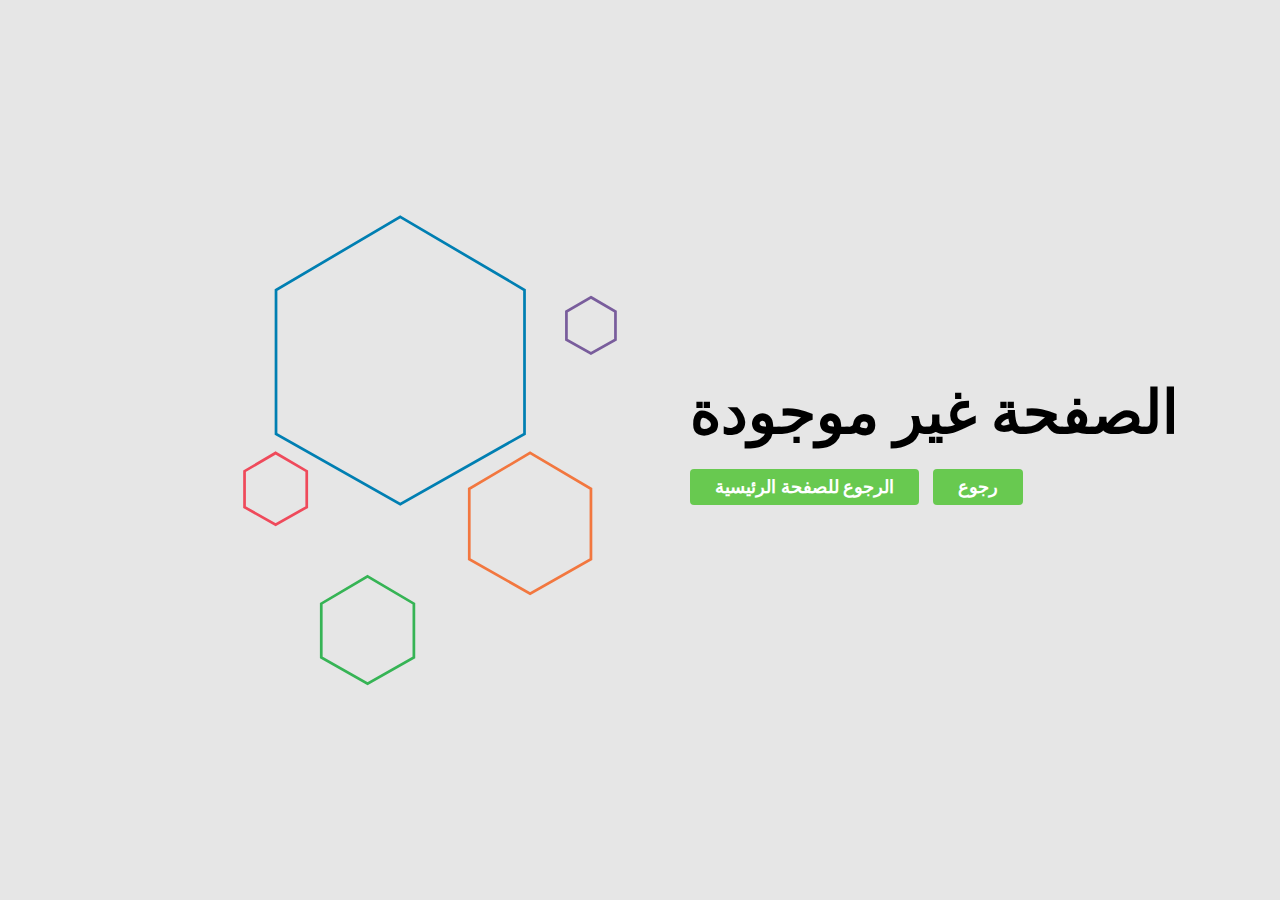
<file: MasterPieceMVC/ErrorPage.html>
﻿<!DOCTYPE html>
<html>
<head>
    <meta charset="utf-8" />
    <title></title>
    <style>
        body {
            background-color: #E6E6E6;
        }

        svg {
            position: absolute;
            top: 50%;
            left: 50%;
            margin-top: -250px;
            margin-left: -400px;
        }

        .message-box {
            height: 200px;
            width: 500px;
            position: absolute;
            top: 50%;
            left: 50%;
            margin-top: -100px;
            margin-left: 50px;
            color: black;
            font-family: Roboto;
            font-weight: 300;
        }

            .message-box h1 {
                font-size: 60px;
                line-height: 46px;
                margin-bottom: 40px;
            }

        .buttons-con .action-link-wrap {
            margin-top: 40px;
        }

            .buttons-con .action-link-wrap a {
                background: #68c950;
                padding: 8px 25px;
                border-radius: 4px;
                color: #FFF;
                font-weight: bold;
                font-size: 18px;
                transition: all 0.3s linear;
                cursor: pointer;
                text-decoration: none;
                margin-right: 10px
            }

                .buttons-con .action-link-wrap a:hover {
                    background: #5A5C6C;
                    color: #fff;
                }

        #Polygon-1, #Polygon-2, #Polygon-3, #Polygon-4, #Polygon-4, #Polygon-5 {
            animation: float 1s infinite ease-in-out alternate;
        }

        #Polygon-2 {
            animation-delay: .2s;
        }

        #Polygon-3 {
            animation-delay: .4s;
        }

        #Polygon-4 {
            animation-delay: .6s;
        }

        #Polygon-5 {
            animation-delay: .8s;
        }

        @keyframes float {
            100% {
                transform: translateY(20px);
            }
        }

        @media (max-width: 450px) {
            svg {
                position: absolute;
                top: 50%;
                left: 50%;
                margin-top: -250px;
                margin-left: -190px;
            }

            .message-box {
                top: 50%;
                left: 50%;
                margin-top: -100px;
                margin-left: -190px;
                text-align: center;
            }
        }
    </style>
</head>
<body>
    <svg width="380px" height="500px" viewBox="0 0 837 1045" version="1.1" xmlns="http://www.w3.org/2000/svg" xmlns:xlink="http://www.w3.org/1999/xlink" xmlns:sketch="http://www.bohemiancoding.com/sketch/ns">
        <g id="Page-1" stroke="none" stroke-width="1" fill="none" fill-rule="evenodd" sketch:type="MSPage">
            <path d="M353,9 L626.664028,170 L626.664028,487 L353,642 L79.3359724,487 L79.3359724,170 L353,9 Z" id="Polygon-1" stroke="#007FB2" stroke-width="6" sketch:type="MSShapeGroup"></path>
            <path d="M78.5,529 L147,569.186414 L147,648.311216 L78.5,687 L10,648.311216 L10,569.186414 L78.5,529 Z" id="Polygon-2" stroke="#EF4A5B" stroke-width="6" sketch:type="MSShapeGroup"></path>
            <path d="M773,186 L827,217.538705 L827,279.636651 L773,310 L719,279.636651 L719,217.538705 L773,186 Z" id="Polygon-3" stroke="#795D9C" stroke-width="6" sketch:type="MSShapeGroup"></path>
            <path d="M639,529 L773,607.846761 L773,763.091627 L639,839 L505,763.091627 L505,607.846761 L639,529 Z" id="Polygon-4" stroke="#F2773F" stroke-width="6" sketch:type="MSShapeGroup"></path>
            <path d="M281,801 L383,861.025276 L383,979.21169 L281,1037 L179,979.21169 L179,861.025276 L281,801 Z" id="Polygon-5" stroke="#36B455" stroke-width="6" sketch:type="MSShapeGroup"></path>
        </g>
    </svg>
    <div class="message-box">
        <h1>الصفحة غير موجودة</h1>
        <p></p>
        <div class="buttons-con">
            <div class="action-link-wrap">
                <a onclick="history.back(-1)" class="link-button link-back-button">رجوع</a>
                <a href="/Services/HomePage" class="link-button">الرجوع للصفحة الرئيسية</a>
            </div>
        </div>
    </div>
</body>
</html>
</file>
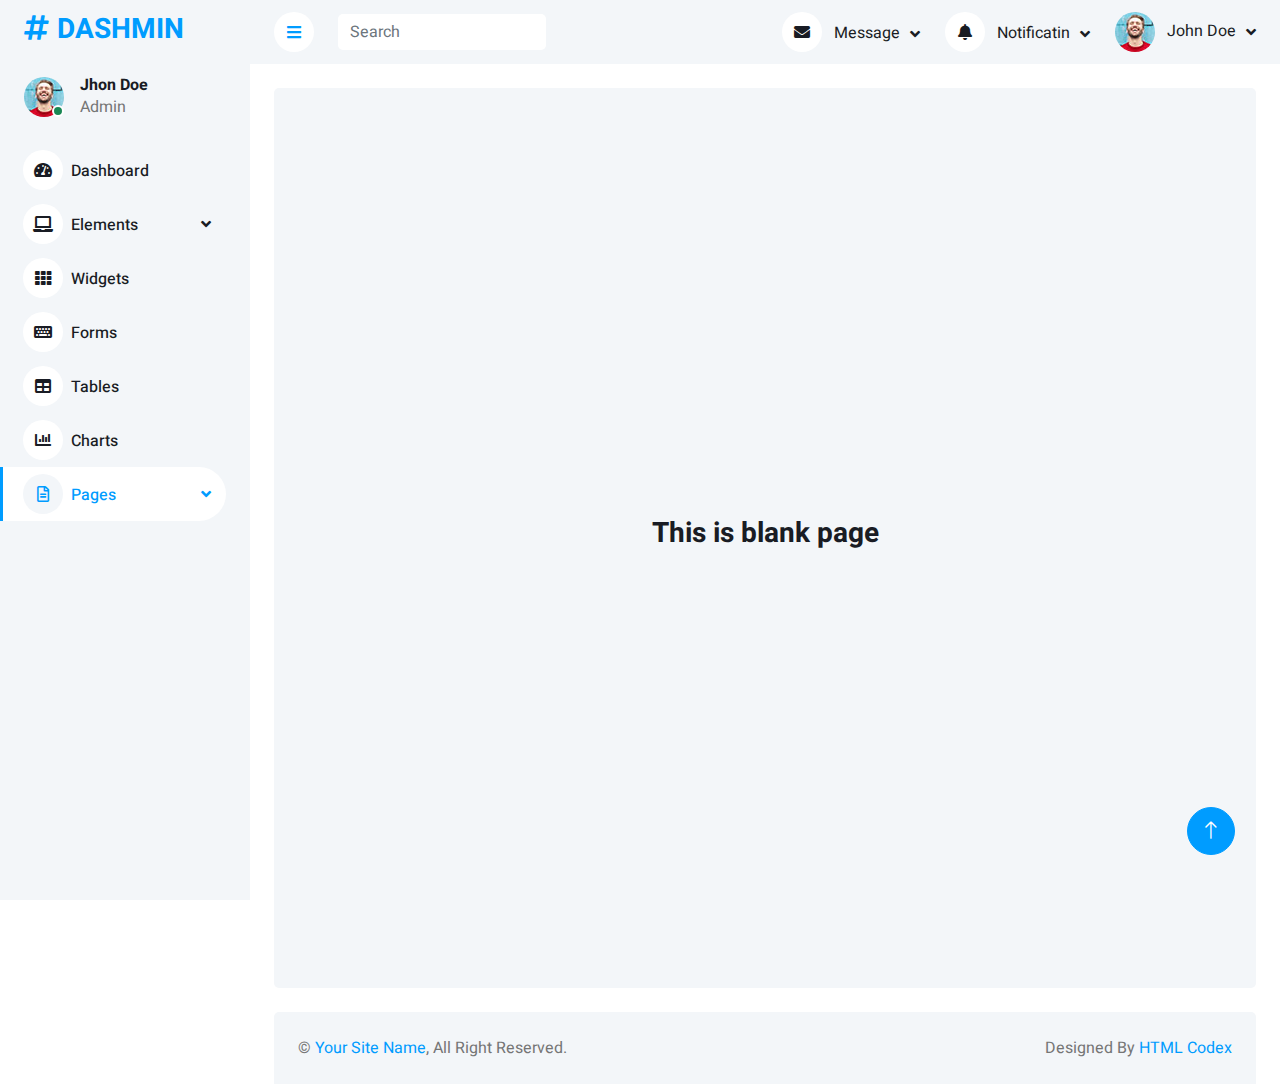
<file: masterpeiceTest/dashmin-1.0.0/blank.html>
<!DOCTYPE html>
<html lang="en">

<head>
    <meta charset="utf-8">
    <title>DASHMIN - Bootstrap Admin Template</title>
    <meta content="width=device-width, initial-scale=1.0" name="viewport">
    <meta content="" name="keywords">
    <meta content="" name="description">

    <!-- Favicon -->
    <link href="img/favicon.ico" rel="icon">

    <!-- Google Web Fonts -->
    <link rel="preconnect" href="https://fonts.googleapis.com">
    <link rel="preconnect" href="https://fonts.gstatic.com" crossorigin>
    <link href="https://fonts.googleapis.com/css2?family=Heebo:wght@400;500;600;700&display=swap" rel="stylesheet">
    
    <!-- Icon Font Stylesheet -->
    <link href="https://cdnjs.cloudflare.com/ajax/libs/font-awesome/5.10.0/css/all.min.css" rel="stylesheet">
    <link href="https://cdn.jsdelivr.net/npm/bootstrap-icons@1.4.1/font/bootstrap-icons.css" rel="stylesheet">

    <!-- Libraries Stylesheet -->
    <link href="lib/owlcarousel/assets/owl.carousel.min.css" rel="stylesheet">
    <link href="lib/tempusdominus/css/tempusdominus-bootstrap-4.min.css" rel="stylesheet" />

    <!-- Customized Bootstrap Stylesheet -->
    <link href="css/bootstrap.min.css" rel="stylesheet">

    <!-- Template Stylesheet -->
    <link href="css/style.css" rel="stylesheet">
</head>

<body>
    <div class="container-xxl position-relative bg-white d-flex p-0">
        <!-- Spinner Start -->
        <div id="spinner" class="show bg-white position-fixed translate-middle w-100 vh-100 top-50 start-50 d-flex align-items-center justify-content-center">
            <div class="spinner-border text-primary" style="width: 3rem; height: 3rem;" role="status">
                <span class="sr-only">Loading...</span>
            </div>
        </div>
        <!-- Spinner End -->


        <!-- Sidebar Start -->
        <div class="sidebar pe-4 pb-3">
            <nav class="navbar bg-light navbar-light">
                <a href="index.html" class="navbar-brand mx-4 mb-3">
                    <h3 class="text-primary"><i class="fa fa-hashtag me-2"></i>DASHMIN</h3>
                </a>
                <div class="d-flex align-items-center ms-4 mb-4">
                    <div class="position-relative">
                        <img class="rounded-circle" src="img/user.jpg" alt="" style="width: 40px; height: 40px;">
                        <div class="bg-success rounded-circle border border-2 border-white position-absolute end-0 bottom-0 p-1"></div>
                    </div>
                    <div class="ms-3">
                        <h6 class="mb-0">Jhon Doe</h6>
                        <span>Admin</span>
                    </div>
                </div>
                <div class="navbar-nav w-100">
                    <a href="index.html" class="nav-item nav-link"><i class="fa fa-tachometer-alt me-2"></i>Dashboard</a>
                    <div class="nav-item dropdown">
                        <a href="#" class="nav-link dropdown-toggle" data-bs-toggle="dropdown"><i class="fa fa-laptop me-2"></i>Elements</a>
                        <div class="dropdown-menu bg-transparent border-0">
                            <a href="button.html" class="dropdown-item">Buttons</a>
                            <a href="typography.html" class="dropdown-item">Typography</a>
                            <a href="element.html" class="dropdown-item">Other Elements</a>
                        </div>
                    </div>
                    <a href="widget.html" class="nav-item nav-link"><i class="fa fa-th me-2"></i>Widgets</a>
                    <a href="form.html" class="nav-item nav-link"><i class="fa fa-keyboard me-2"></i>Forms</a>
                    <a href="table.html" class="nav-item nav-link"><i class="fa fa-table me-2"></i>Tables</a>
                    <a href="chart.html" class="nav-item nav-link"><i class="fa fa-chart-bar me-2"></i>Charts</a>
                    <div class="nav-item dropdown">
                        <a href="#" class="nav-link dropdown-toggle active" data-bs-toggle="dropdown"><i class="far fa-file-alt me-2"></i>Pages</a>
                        <div class="dropdown-menu bg-transparent border-0">
                            <a href="signin.html" class="dropdown-item">Sign In</a>
                            <a href="signup.html" class="dropdown-item">Sign Up</a>
                            <a href="404.html" class="dropdown-item">404 Error</a>
                            <a href="blank.html" class="dropdown-item active">Blank Page</a>
                        </div>
                    </div>
                </div>
            </nav>
        </div>
        <!-- Sidebar End -->


        <!-- Content Start -->
        <div class="content">
            <!-- Navbar Start -->
            <nav class="navbar navbar-expand bg-light navbar-light sticky-top px-4 py-0">
                <a href="index.html" class="navbar-brand d-flex d-lg-none me-4">
                    <h2 class="text-primary mb-0"><i class="fa fa-hashtag"></i></h2>
                </a>
                <a href="#" class="sidebar-toggler flex-shrink-0">
                    <i class="fa fa-bars"></i>
                </a>
                <form class="d-none d-md-flex ms-4">
                    <input class="form-control border-0" type="search" placeholder="Search">
                </form>
                <div class="navbar-nav align-items-center ms-auto">
                    <div class="nav-item dropdown">
                        <a href="#" class="nav-link dropdown-toggle" data-bs-toggle="dropdown">
                            <i class="fa fa-envelope me-lg-2"></i>
                            <span class="d-none d-lg-inline-flex">Message</span>
                        </a>
                        <div class="dropdown-menu dropdown-menu-end bg-light border-0 rounded-0 rounded-bottom m-0">
                            <a href="#" class="dropdown-item">
                                <div class="d-flex align-items-center">
                                    <img class="rounded-circle" src="img/user.jpg" alt="" style="width: 40px; height: 40px;">
                                    <div class="ms-2">
                                        <h6 class="fw-normal mb-0">Jhon send you a message</h6>
                                        <small>15 minutes ago</small>
                                    </div>
                                </div>
                            </a>
                            <hr class="dropdown-divider">
                            <a href="#" class="dropdown-item">
                                <div class="d-flex align-items-center">
                                    <img class="rounded-circle" src="img/user.jpg" alt="" style="width: 40px; height: 40px;">
                                    <div class="ms-2">
                                        <h6 class="fw-normal mb-0">Jhon send you a message</h6>
                                        <small>15 minutes ago</small>
                                    </div>
                                </div>
                            </a>
                            <hr class="dropdown-divider">
                            <a href="#" class="dropdown-item">
                                <div class="d-flex align-items-center">
                                    <img class="rounded-circle" src="img/user.jpg" alt="" style="width: 40px; height: 40px;">
                                    <div class="ms-2">
                                        <h6 class="fw-normal mb-0">Jhon send you a message</h6>
                                        <small>15 minutes ago</small>
                                    </div>
                                </div>
                            </a>
                            <hr class="dropdown-divider">
                            <a href="#" class="dropdown-item text-center">See all message</a>
                        </div>
                    </div>
                    <div class="nav-item dropdown">
                        <a href="#" class="nav-link dropdown-toggle" data-bs-toggle="dropdown">
                            <i class="fa fa-bell me-lg-2"></i>
                            <span class="d-none d-lg-inline-flex">Notificatin</span>
                        </a>
                        <div class="dropdown-menu dropdown-menu-end bg-light border-0 rounded-0 rounded-bottom m-0">
                            <a href="#" class="dropdown-item">
                                <h6 class="fw-normal mb-0">Profile updated</h6>
                                <small>15 minutes ago</small>
                            </a>
                            <hr class="dropdown-divider">
                            <a href="#" class="dropdown-item">
                                <h6 class="fw-normal mb-0">New user added</h6>
                                <small>15 minutes ago</small>
                            </a>
                            <hr class="dropdown-divider">
                            <a href="#" class="dropdown-item">
                                <h6 class="fw-normal mb-0">Password changed</h6>
                                <small>15 minutes ago</small>
                            </a>
                            <hr class="dropdown-divider">
                            <a href="#" class="dropdown-item text-center">See all notifications</a>
                        </div>
                    </div>
                    <div class="nav-item dropdown">
                        <a href="#" class="nav-link dropdown-toggle" data-bs-toggle="dropdown">
                            <img class="rounded-circle me-lg-2" src="img/user.jpg" alt="" style="width: 40px; height: 40px;">
                            <span class="d-none d-lg-inline-flex">John Doe</span>
                        </a>
                        <div class="dropdown-menu dropdown-menu-end bg-light border-0 rounded-0 rounded-bottom m-0">
                            <a href="#" class="dropdown-item">My Profile</a>
                            <a href="#" class="dropdown-item">Settings</a>
                            <a href="#" class="dropdown-item">Log Out</a>
                        </div>
                    </div>
                </div>
            </nav>
            <!-- Navbar End -->


            <!-- Blank Start -->
            <div class="container-fluid pt-4 px-4">
                <div class="row vh-100 bg-light rounded align-items-center justify-content-center mx-0">
                    <div class="col-md-6 text-center">
                        <h3>This is blank page</h3>
                    </div>
                </div>
            </div>
            <!-- Blank End -->


            <!-- Footer Start -->
            <div class="container-fluid pt-4 px-4">
                <div class="bg-light rounded-top p-4">
                    <div class="row">
                        <div class="col-12 col-sm-6 text-center text-sm-start">
                            &copy; <a href="#">Your Site Name</a>, All Right Reserved. 
                        </div>
                        <div class="col-12 col-sm-6 text-center text-sm-end">
                            <!--/*** This template is free as long as you keep the footer author’s credit link/attribution link/backlink. If you'd like to use the template without the footer author’s credit link/attribution link/backlink, you can purchase the Credit Removal License from "https://htmlcodex.com/credit-removal". Thank you for your support. ***/-->
                            Designed By <a href="https://htmlcodex.com">HTML Codex</a>
                        </div>
                    </div>
                </div>
            </div>
            <!-- Footer End -->
        </div>
        <!-- Content End -->


        <!-- Back to Top -->
        <a href="#" class="btn btn-lg btn-primary btn-lg-square back-to-top"><i class="bi bi-arrow-up"></i></a>
    </div>

    <!-- JavaScript Libraries -->
    <script src="https://code.jquery.com/jquery-3.4.1.min.js"></script>
    <script src="https://cdn.jsdelivr.net/npm/bootstrap@5.0.0/dist/js/bootstrap.bundle.min.js"></script>
    <script src="lib/chart/chart.min.js"></script>
    <script src="lib/easing/easing.min.js"></script>
    <script src="lib/waypoints/waypoints.min.js"></script>
    <script src="lib/owlcarousel/owl.carousel.min.js"></script>
    <script src="lib/tempusdominus/js/moment.min.js"></script>
    <script src="lib/tempusdominus/js/moment-timezone.min.js"></script>
    <script src="lib/tempusdominus/js/tempusdominus-bootstrap-4.min.js"></script>

    <!-- Template Javascript -->
    <script src="js/main.js"></script>
</body>

</html>
</file>
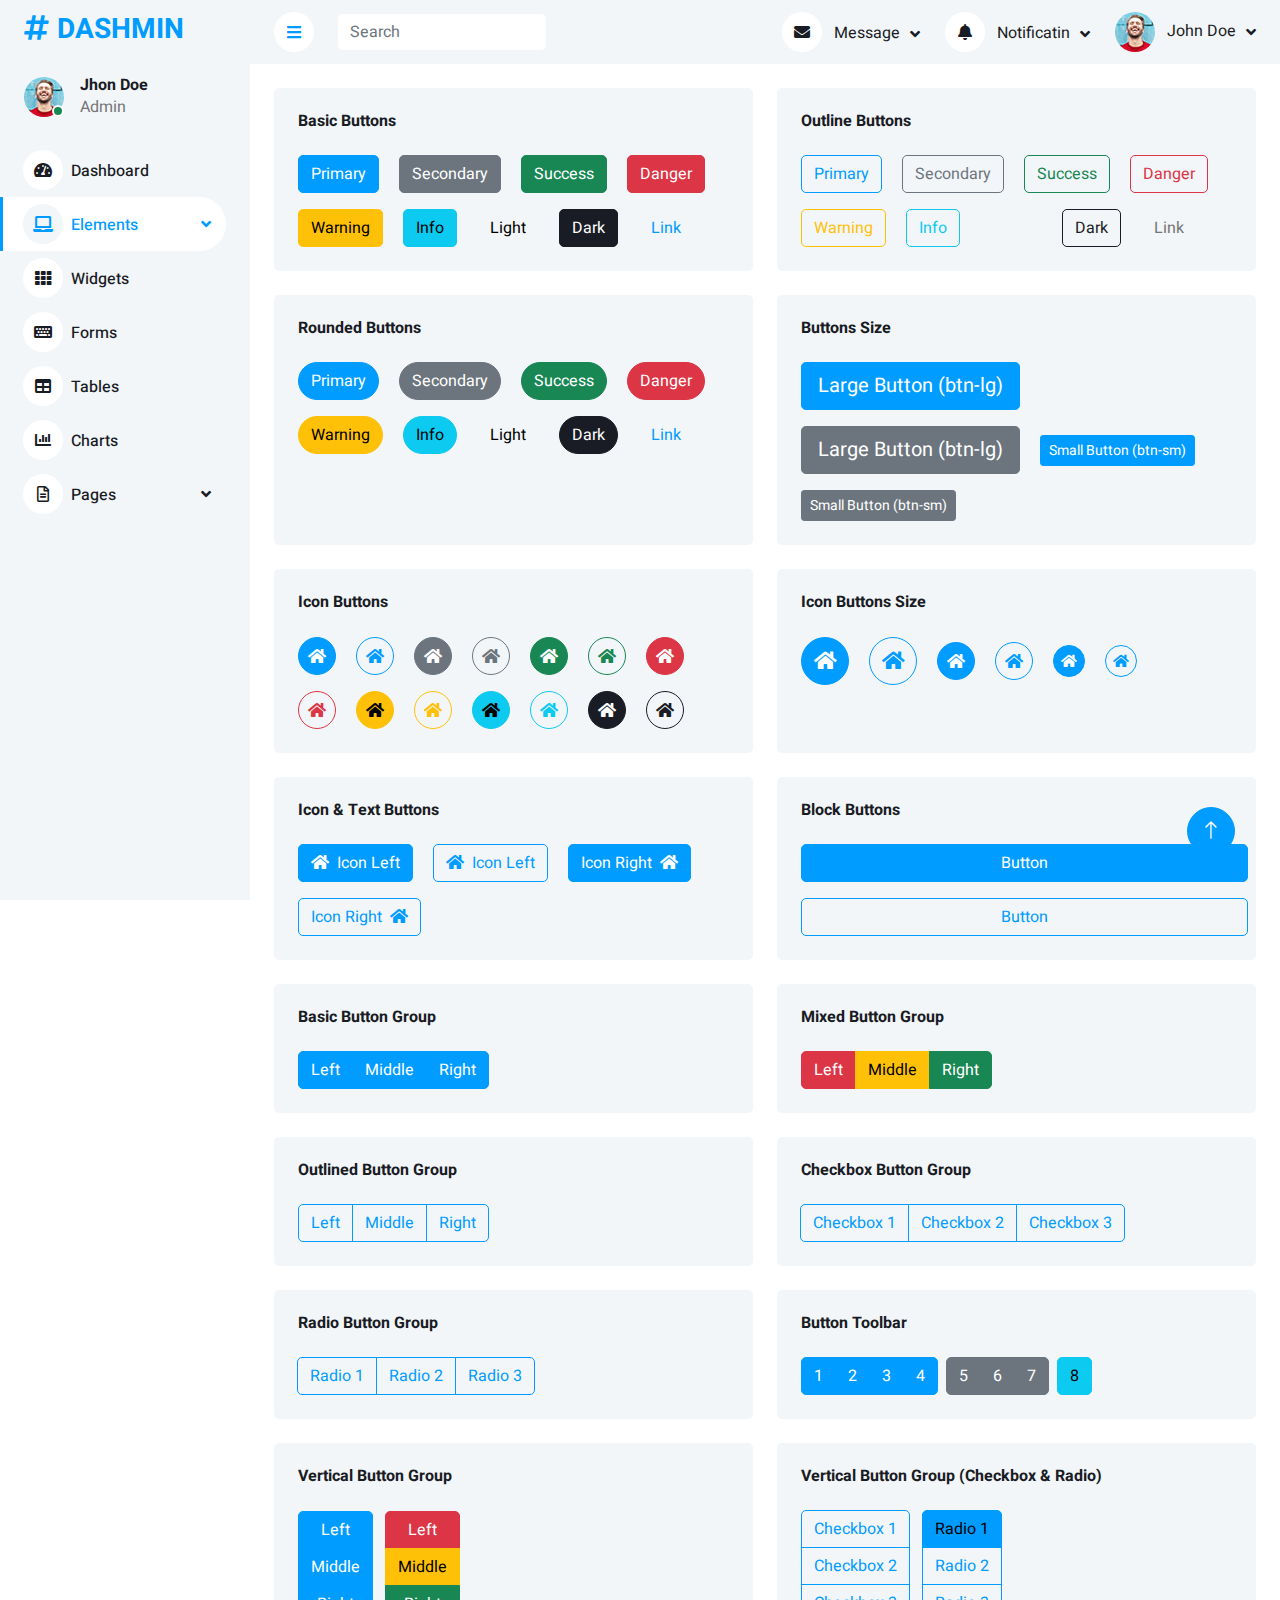
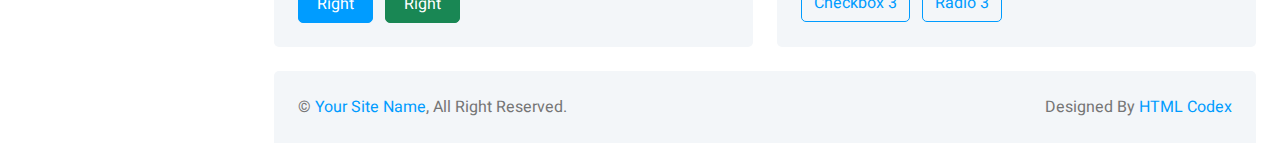
<file: masterpeiceTest/dashmin-1.0.0/button.html>
<!DOCTYPE html>
<html lang="en">

<head>
    <meta charset="utf-8">
    <title>DASHMIN - Bootstrap Admin Template</title>
    <meta content="width=device-width, initial-scale=1.0" name="viewport">
    <meta content="" name="keywords">
    <meta content="" name="description">

    <!-- Favicon -->
    <link href="img/favicon.ico" rel="icon">

    <!-- Google Web Fonts -->
    <link rel="preconnect" href="https://fonts.googleapis.com">
    <link rel="preconnect" href="https://fonts.gstatic.com" crossorigin>
    <link href="https://fonts.googleapis.com/css2?family=Heebo:wght@400;500;600;700&display=swap" rel="stylesheet">
    
    <!-- Icon Font Stylesheet -->
    <link href="https://cdnjs.cloudflare.com/ajax/libs/font-awesome/5.10.0/css/all.min.css" rel="stylesheet">
    <link href="https://cdn.jsdelivr.net/npm/bootstrap-icons@1.4.1/font/bootstrap-icons.css" rel="stylesheet">

    <!-- Libraries Stylesheet -->
    <link href="lib/owlcarousel/assets/owl.carousel.min.css" rel="stylesheet">
    <link href="lib/tempusdominus/css/tempusdominus-bootstrap-4.min.css" rel="stylesheet" />

    <!-- Customized Bootstrap Stylesheet -->
    <link href="css/bootstrap.min.css" rel="stylesheet">

    <!-- Template Stylesheet -->
    <link href="css/style.css" rel="stylesheet">
</head>

<body>
    <div class="container-xxl position-relative bg-white d-flex p-0">
        <!-- Spinner Start -->
        <div id="spinner" class="show bg-white position-fixed translate-middle w-100 vh-100 top-50 start-50 d-flex align-items-center justify-content-center">
            <div class="spinner-border text-primary" style="width: 3rem; height: 3rem;" role="status">
                <span class="sr-only">Loading...</span>
            </div>
        </div>
        <!-- Spinner End -->


        <!-- Sidebar Start -->
        <div class="sidebar pe-4 pb-3">
            <nav class="navbar bg-light navbar-light">
                <a href="index.html" class="navbar-brand mx-4 mb-3">
                    <h3 class="text-primary"><i class="fa fa-hashtag me-2"></i>DASHMIN</h3>
                </a>
                <div class="d-flex align-items-center ms-4 mb-4">
                    <div class="position-relative">
                        <img class="rounded-circle" src="img/user.jpg" alt="" style="width: 40px; height: 40px;">
                        <div class="bg-success rounded-circle border border-2 border-white position-absolute end-0 bottom-0 p-1"></div>
                    </div>
                    <div class="ms-3">
                        <h6 class="mb-0">Jhon Doe</h6>
                        <span>Admin</span>
                    </div>
                </div>
                <div class="navbar-nav w-100">
                    <a href="index.html" class="nav-item nav-link"><i class="fa fa-tachometer-alt me-2"></i>Dashboard</a>
                    <div class="nav-item dropdown">
                        <a href="#" class="nav-link dropdown-toggle active" data-bs-toggle="dropdown"><i class="fa fa-laptop me-2"></i>Elements</a>
                        <div class="dropdown-menu bg-transparent border-0">
                            <a href="button.html" class="dropdown-item active">Buttons</a>
                            <a href="typography.html" class="dropdown-item">Typography</a>
                            <a href="element.html" class="dropdown-item">Other Elements</a>
                        </div>
                    </div>
                    <a href="widget.html" class="nav-item nav-link"><i class="fa fa-th me-2"></i>Widgets</a>
                    <a href="form.html" class="nav-item nav-link"><i class="fa fa-keyboard me-2"></i>Forms</a>
                    <a href="table.html" class="nav-item nav-link"><i class="fa fa-table me-2"></i>Tables</a>
                    <a href="chart.html" class="nav-item nav-link"><i class="fa fa-chart-bar me-2"></i>Charts</a>
                    <div class="nav-item dropdown">
                        <a href="#" class="nav-link dropdown-toggle" data-bs-toggle="dropdown"><i class="far fa-file-alt me-2"></i>Pages</a>
                        <div class="dropdown-menu bg-transparent border-0">
                            <a href="signin.html" class="dropdown-item">Sign In</a>
                            <a href="signup.html" class="dropdown-item">Sign Up</a>
                            <a href="404.html" class="dropdown-item">404 Error</a>
                            <a href="blank.html" class="dropdown-item">Blank Page</a>
                        </div>
                    </div>
                </div>
            </nav>
        </div>
        <!-- Sidebar End -->


        <!-- Content Start -->
        <div class="content">
            <!-- Navbar Start -->
            <nav class="navbar navbar-expand bg-light navbar-light sticky-top px-4 py-0">
                <a href="index.html" class="navbar-brand d-flex d-lg-none me-4">
                    <h2 class="text-primary mb-0"><i class="fa fa-hashtag"></i></h2>
                </a>
                <a href="#" class="sidebar-toggler flex-shrink-0">
                    <i class="fa fa-bars"></i>
                </a>
                <form class="d-none d-md-flex ms-4">
                    <input class="form-control border-0" type="search" placeholder="Search">
                </form>
                <div class="navbar-nav align-items-center ms-auto">
                    <div class="nav-item dropdown">
                        <a href="#" class="nav-link dropdown-toggle" data-bs-toggle="dropdown">
                            <i class="fa fa-envelope me-lg-2"></i>
                            <span class="d-none d-lg-inline-flex">Message</span>
                        </a>
                        <div class="dropdown-menu dropdown-menu-end bg-light border-0 rounded-0 rounded-bottom m-0">
                            <a href="#" class="dropdown-item">
                                <div class="d-flex align-items-center">
                                    <img class="rounded-circle" src="img/user.jpg" alt="" style="width: 40px; height: 40px;">
                                    <div class="ms-2">
                                        <h6 class="fw-normal mb-0">Jhon send you a message</h6>
                                        <small>15 minutes ago</small>
                                    </div>
                                </div>
                            </a>
                            <hr class="dropdown-divider">
                            <a href="#" class="dropdown-item">
                                <div class="d-flex align-items-center">
                                    <img class="rounded-circle" src="img/user.jpg" alt="" style="width: 40px; height: 40px;">
                                    <div class="ms-2">
                                        <h6 class="fw-normal mb-0">Jhon send you a message</h6>
                                        <small>15 minutes ago</small>
                                    </div>
                                </div>
                            </a>
                            <hr class="dropdown-divider">
                            <a href="#" class="dropdown-item">
                                <div class="d-flex align-items-center">
                                    <img class="rounded-circle" src="img/user.jpg" alt="" style="width: 40px; height: 40px;">
                                    <div class="ms-2">
                                        <h6 class="fw-normal mb-0">Jhon send you a message</h6>
                                        <small>15 minutes ago</small>
                                    </div>
                                </div>
                            </a>
                            <hr class="dropdown-divider">
                            <a href="#" class="dropdown-item text-center">See all message</a>
                        </div>
                    </div>
                    <div class="nav-item dropdown">
                        <a href="#" class="nav-link dropdown-toggle" data-bs-toggle="dropdown">
                            <i class="fa fa-bell me-lg-2"></i>
                            <span class="d-none d-lg-inline-flex">Notificatin</span>
                        </a>
                        <div class="dropdown-menu dropdown-menu-end bg-light border-0 rounded-0 rounded-bottom m-0">
                            <a href="#" class="dropdown-item">
                                <h6 class="fw-normal mb-0">Profile updated</h6>
                                <small>15 minutes ago</small>
                            </a>
                            <hr class="dropdown-divider">
                            <a href="#" class="dropdown-item">
                                <h6 class="fw-normal mb-0">New user added</h6>
                                <small>15 minutes ago</small>
                            </a>
                            <hr class="dropdown-divider">
                            <a href="#" class="dropdown-item">
                                <h6 class="fw-normal mb-0">Password changed</h6>
                                <small>15 minutes ago</small>
                            </a>
                            <hr class="dropdown-divider">
                            <a href="#" class="dropdown-item text-center">See all notifications</a>
                        </div>
                    </div>
                    <div class="nav-item dropdown">
                        <a href="#" class="nav-link dropdown-toggle" data-bs-toggle="dropdown">
                            <img class="rounded-circle me-lg-2" src="img/user.jpg" alt="" style="width: 40px; height: 40px;">
                            <span class="d-none d-lg-inline-flex">John Doe</span>
                        </a>
                        <div class="dropdown-menu dropdown-menu-end bg-light border-0 rounded-0 rounded-bottom m-0">
                            <a href="#" class="dropdown-item">My Profile</a>
                            <a href="#" class="dropdown-item">Settings</a>
                            <a href="#" class="dropdown-item">Log Out</a>
                        </div>
                    </div>
                </div>
            </nav>
            <!-- Navbar End -->


            <!-- Button Start -->
            <div class="container-fluid pt-4 px-4">
                <div class="row g-4">
                    <div class="col-sm-12 col-xl-6">
                        <div class="bg-light rounded h-100 p-4">
                            <h6 class="mb-4">Basic Buttons</h6>
                            <div class="m-n2">
                                <button type="button" class="btn btn-primary m-2">Primary</button>
                                <button type="button" class="btn btn-secondary m-2">Secondary</button>
                                <button type="button" class="btn btn-success m-2">Success</button>
                                <button type="button" class="btn btn-danger m-2">Danger</button>
                                <button type="button" class="btn btn-warning m-2">Warning</button>
                                <button type="button" class="btn btn-info m-2">Info</button>
                                <button type="button" class="btn btn-light m-2">Light</button>
                                <button type="button" class="btn btn-dark m-2">Dark</button>
                                <button type="button" class="btn btn-link m-2">Link</button>
                            </div>
                        </div>
                    </div>
                    <div class="col-sm-12 col-xl-6">
                        <div class="bg-light rounded h-100 p-4">
                            <h6 class="mb-4">Outline Buttons</h6>
                            <div class="m-n2">
                                <button type="button" class="btn btn-outline-primary m-2">Primary</button>
                                <button type="button" class="btn btn-outline-secondary m-2">Secondary</button>
                                <button type="button" class="btn btn-outline-success m-2">Success</button>
                                <button type="button" class="btn btn-outline-danger m-2">Danger</button>
                                <button type="button" class="btn btn-outline-warning m-2">Warning</button>
                                <button type="button" class="btn btn-outline-info m-2">Info</button>
                                <button type="button" class="btn btn-outline-light m-2">Light</button>
                                <button type="button" class="btn btn-outline-dark m-2">Dark</button>
                                <button type="button" class="btn btn-outline-link m-2">Link</button>
                            </div>
                        </div>
                    </div>
                    <div class="col-sm-12 col-xl-6">
                        <div class="bg-light rounded h-100 p-4">
                            <h6 class="mb-4">Rounded Buttons</h6>
                            <div class="m-n2">
                                <button type="button" class="btn btn-primary rounded-pill m-2">Primary</button>
                                <button type="button" class="btn btn-secondary rounded-pill m-2">Secondary</button>
                                <button type="button" class="btn btn-success rounded-pill m-2">Success</button>
                                <button type="button" class="btn btn-danger rounded-pill m-2">Danger</button>
                                <button type="button" class="btn btn-warning rounded-pill m-2">Warning</button>
                                <button type="button" class="btn btn-info rounded-pill m-2">Info</button>
                                <button type="button" class="btn btn-light rounded-pill m-2">Light</button>
                                <button type="button" class="btn btn-dark rounded-pill m-2">Dark</button>
                                <button type="button" class="btn btn-link rounded-pill m-2">Link</button>
                            </div>
                        </div>
                    </div>
                    <div class="col-sm-12 col-xl-6">
                        <div class="bg-light rounded h-100 p-4">
                            <h6 class="mb-4">Buttons Size</h6>
                            <div class="m-n2">
                                <button type="button" class="btn btn-lg btn-primary m-2">Large Button (btn-lg)</button>
                                <button type="button" class="btn btn-lg btn-secondary m-2">Large Button (btn-lg)</button>
                                <button type="button" class="btn btn-sm btn-primary m-2">Small Button (btn-sm)</button>
                                <button type="button" class="btn btn-sm btn-secondary m-2">Small Button (btn-sm)</button>
                            </div>
                        </div>
                    </div>
                    <div class="col-sm-12 col-xl-6">
                        <div class="bg-light rounded h-100 p-4">
                            <h6 class="mb-4">Icon Buttons</h6>
                            <div class="m-n2">
                                <button type="button" class="btn btn-square btn-primary m-2"><i class="fa fa-home"></i></button>
                                <button type="button" class="btn btn-square btn-outline-primary m-2"><i class="fa fa-home"></i></button>
                                <button type="button" class="btn btn-square btn-secondary m-2"><i class="fa fa-home"></i></button>
                                <button type="button" class="btn btn-square btn-outline-secondary m-2"><i class="fa fa-home"></i></button>
                                <button type="button" class="btn btn-square btn-success m-2"><i class="fa fa-home"></i></button>
                                <button type="button" class="btn btn-square btn-outline-success m-2"><i class="fa fa-home"></i></button>
                                <button type="button" class="btn btn-square btn-danger m-2"><i class="fa fa-home"></i></button>
                                <button type="button" class="btn btn-square btn-outline-danger m-2"><i class="fa fa-home"></i></button>
                                <button type="button" class="btn btn-square btn-warning m-2"><i class="fa fa-home"></i></button>
                                <button type="button" class="btn btn-square btn-outline-warning m-2"><i class="fa fa-home"></i></button>
                                <button type="button" class="btn btn-square btn-info m-2"><i class="fa fa-home"></i></button>
                                <button type="button" class="btn btn-square btn-outline-info m-2"><i class="fa fa-home"></i></button>
                                <button type="button" class="btn btn-square btn-dark m-2"><i class="fa fa-home"></i></button>
                                <button type="button" class="btn btn-square btn-outline-dark m-2"><i class="fa fa-home"></i></button>
                            </div>
                        </div>
                    </div>
                    <div class="col-sm-12 col-xl-6">
                        <div class="bg-light rounded h-100 p-4">
                            <h6 class="mb-4">Icon Buttons Size</h6>
                            <div class="m-n2">
                                <button type="button" class="btn btn-lg btn-lg-square btn-primary m-2"><i class="fa fa-home"></i></button>
                                <button type="button" class="btn btn-lg btn-lg-square btn-outline-primary m-2"><i class="fa fa-home"></i></button>
                                <button type="button" class="btn btn-square btn-primary m-2"><i class="fa fa-home"></i></button>
                                <button type="button" class="btn btn-square btn-outline-primary m-2"><i class="fa fa-home"></i></button>
                                <button type="button" class="btn btn-sm btn-sm-square btn-primary m-2"><i class="fa fa-home"></i></button>
                                <button type="button" class="btn btn-sm btn-sm-square btn-outline-primary m-2"><i class="fa fa-home"></i></button>
                            </div>
                        </div>
                    </div>
                    <div class="col-sm-12 col-xl-6">
                        <div class="bg-light rounded h-100 p-4">
                            <h6 class="mb-4">Icon & Text Buttons</h6>
                            <div class="m-n2">
                                <button type="button" class="btn btn-primary m-2"><i class="fa fa-home me-2"></i>Icon Left</button>
                                <button type="button" class="btn btn-outline-primary m-2"><i class="fa fa-home me-2"></i>Icon Left</button>
                                <button type="button" class="btn btn-primary m-2">Icon Right<i class="fa fa-home ms-2"></i></button>
                                <button type="button" class="btn btn-outline-primary m-2">Icon Right<i class="fa fa-home ms-2"></i></button>
                            </div>
                        </div>
                    </div>
                    <div class="col-sm-12 col-xl-6">
                        <div class="bg-light rounded h-100 p-4">
                            <h6 class="mb-4">Block Buttons</h6>
                            <div class="m-n2">
                                <button class="btn btn-primary w-100 m-2" type="button">Button</button>
                                <button class="btn btn-outline-primary w-100 m-2" type="button">Button</button>
                            </div>
                        </div>
                    </div>
                    <div class="col-sm-12 col-xl-6">
                        <div class="bg-light rounded h-100 p-4">
                            <h6 class="mb-4">Basic Button Group</h6>
                            <div class="btn-group" role="group">
                                <button type="button" class="btn btn-primary">Left</button>
                                <button type="button" class="btn btn-primary">Middle</button>
                                <button type="button" class="btn btn-primary">Right</button>
                            </div>
                        </div>
                    </div>
                    <div class="col-sm-12 col-xl-6">
                        <div class="bg-light rounded h-100 p-4">
                            <h6 class="mb-4">Mixed Button Group</h6>
                            <div class="btn-group" role="group">
                                <button type="button" class="btn btn-danger">Left</button>
                                <button type="button" class="btn btn-warning">Middle</button>
                                <button type="button" class="btn btn-success">Right</button>
                            </div>
                        </div>
                    </div>
                    <div class="col-sm-12 col-xl-6">
                        <div class="bg-light rounded h-100 p-4">
                            <h6 class="mb-4">Outlined Button Group</h6>
                            <div class="btn-group" role="group">
                                <button type="button" class="btn btn-outline-primary">Left</button>
                                <button type="button" class="btn btn-outline-primary">Middle</button>
                                <button type="button" class="btn btn-outline-primary">Right</button>
                            </div>
                        </div>
                    </div>
                    <div class="col-sm-12 col-xl-6">
                        <div class="bg-light rounded h-100 p-4">
                            <h6 class="mb-4">Checkbox Button Group</h6>
                            <div class="btn-group" role="group">
                                <input type="checkbox" class="btn-check" id="btncheck1" autocomplete="off">
                                <label class="btn btn-outline-primary" for="btncheck1">Checkbox 1</label>

                                <input type="checkbox" class="btn-check" id="btncheck2" autocomplete="off">
                                <label class="btn btn-outline-primary" for="btncheck2">Checkbox 2</label>

                                <input type="checkbox" class="btn-check" id="btncheck3" autocomplete="off">
                                <label class="btn btn-outline-primary" for="btncheck3">Checkbox 3</label>
                            </div>
                        </div>
                    </div>
                    <div class="col-sm-12 col-xl-6">
                        <div class="bg-light rounded h-100 p-4">
                            <h6 class="mb-4">Radio Button Group</h6>
                            <div class="btn-group" role="group">
                                <input type="radio" class="btn-check" name="btnradio" id="btnradio1" autocomplete="off"
                                    checked>
                                <label class="btn btn-outline-primary" for="btnradio1">Radio 1</label>

                                <input type="radio" class="btn-check" name="btnradio" id="btnradio2" autocomplete="off">
                                <label class="btn btn-outline-primary" for="btnradio2">Radio 2</label>

                                <input type="radio" class="btn-check" name="btnradio" id="btnradio3" autocomplete="off">
                                <label class="btn btn-outline-primary" for="btnradio3">Radio 3</label>
                            </div>
                        </div>
                    </div>
                    <div class="col-sm-12 col-xl-6">
                        <div class="bg-light rounded h-100 p-4">
                            <h6 class="mb-4">Button Toolbar</h6>
                            <div class="btn-toolbar" role="toolbar">
                                <div class="btn-group me-2" role="group" aria-label="First group">
                                    <button type="button" class="btn btn-primary">1</button>
                                    <button type="button" class="btn btn-primary">2</button>
                                    <button type="button" class="btn btn-primary">3</button>
                                    <button type="button" class="btn btn-primary">4</button>
                                </div>
                                <div class="btn-group me-2" role="group" aria-label="Second group">
                                    <button type="button" class="btn btn-secondary">5</button>
                                    <button type="button" class="btn btn-secondary">6</button>
                                    <button type="button" class="btn btn-secondary">7</button>
                                </div>
                                <div class="btn-group" role="group" aria-label="Third group">
                                    <button type="button" class="btn btn-info">8</button>
                                </div>
                            </div>
                        </div>
                    </div>
                    <div class="col-sm-12 col-xl-6">
                        <div class="bg-light rounded h-100 p-4">
                            <h6 class="mb-4">Vertical Button Group</h6>
                            <div class="btn-group-vertical me-2" role="group">
                                <button type="button" class="btn btn-primary">Left</button>
                                <button type="button" class="btn btn-primary">Middle</button>
                                <button type="button" class="btn btn-primary">Right</button>
                            </div>
                            <div class="btn-group-vertical" role="group">
                                <button type="button" class="btn btn-danger">Left</button>
                                <button type="button" class="btn btn-warning">Middle</button>
                                <button type="button" class="btn btn-success">Right</button>
                            </div>
                        </div>
                    </div>
                    <div class="col-sm-12 col-xl-6">
                        <div class="bg-light rounded h-100 p-4">
                            <h6 class="mb-4">Vertical Button Group (Checkbox & Radio)</h6>
                            <div class="btn-group-vertical me-2" role="group">
                                <input type="checkbox" class="btn-check" id="btncheck1" autocomplete="off">
                                <label class="btn btn-outline-primary" for="btncheck1">Checkbox 1</label>

                                <input type="checkbox" class="btn-check" id="btncheck2" autocomplete="off">
                                <label class="btn btn-outline-primary" for="btncheck2">Checkbox 2</label>

                                <input type="checkbox" class="btn-check" id="btncheck3" autocomplete="off">
                                <label class="btn btn-outline-primary" for="btncheck3">Checkbox 3</label>
                            </div>
                            <div class="btn-group-vertical" role="group">
                                <input type="radio" class="btn-check" name="btnradio" id="btnradio1" autocomplete="off"
                                    checked>
                                <label class="btn btn-outline-primary" for="btnradio1">Radio 1</label>

                                <input type="radio" class="btn-check" name="btnradio" id="btnradio2" autocomplete="off">
                                <label class="btn btn-outline-primary" for="btnradio2">Radio 2</label>

                                <input type="radio" class="btn-check" name="btnradio" id="btnradio3" autocomplete="off">
                                <label class="btn btn-outline-primary" for="btnradio3">Radio 3</label>
                            </div>
                        </div>
                    </div>
                </div>
            </div>
            <!-- Button End -->


            <!-- Footer Start -->
            <div class="container-fluid pt-4 px-4">
                <div class="bg-light rounded-top p-4">
                    <div class="row">
                        <div class="col-12 col-sm-6 text-center text-sm-start">
                            &copy; <a href="#">Your Site Name</a>, All Right Reserved. 
                        </div>
                        <div class="col-12 col-sm-6 text-center text-sm-end">
                            <!--/*** This template is free as long as you keep the footer author’s credit link/attribution link/backlink. If you'd like to use the template without the footer author’s credit link/attribution link/backlink, you can purchase the Credit Removal License from "https://htmlcodex.com/credit-removal". Thank you for your support. ***/-->
                            Designed By <a href="https://htmlcodex.com">HTML Codex</a>
                        </div>
                    </div>
                </div>
            </div>
            <!-- Footer End -->
        </div>
        <!-- Content End -->


        <!-- Back to Top -->
        <a href="#" class="btn btn-lg btn-primary btn-lg-square back-to-top"><i class="bi bi-arrow-up"></i></a>
    </div>

    <!-- JavaScript Libraries -->
    <script src="https://code.jquery.com/jquery-3.4.1.min.js"></script>
    <script src="https://cdn.jsdelivr.net/npm/bootstrap@5.0.0/dist/js/bootstrap.bundle.min.js"></script>
    <script src="lib/chart/chart.min.js"></script>
    <script src="lib/easing/easing.min.js"></script>
    <script src="lib/waypoints/waypoints.min.js"></script>
    <script src="lib/owlcarousel/owl.carousel.min.js"></script>
    <script src="lib/tempusdominus/js/moment.min.js"></script>
    <script src="lib/tempusdominus/js/moment-timezone.min.js"></script>
    <script src="lib/tempusdominus/js/tempusdominus-bootstrap-4.min.js"></script>

    <!-- Template Javascript -->
    <script src="js/main.js"></script>
</body>

</html>
</file>
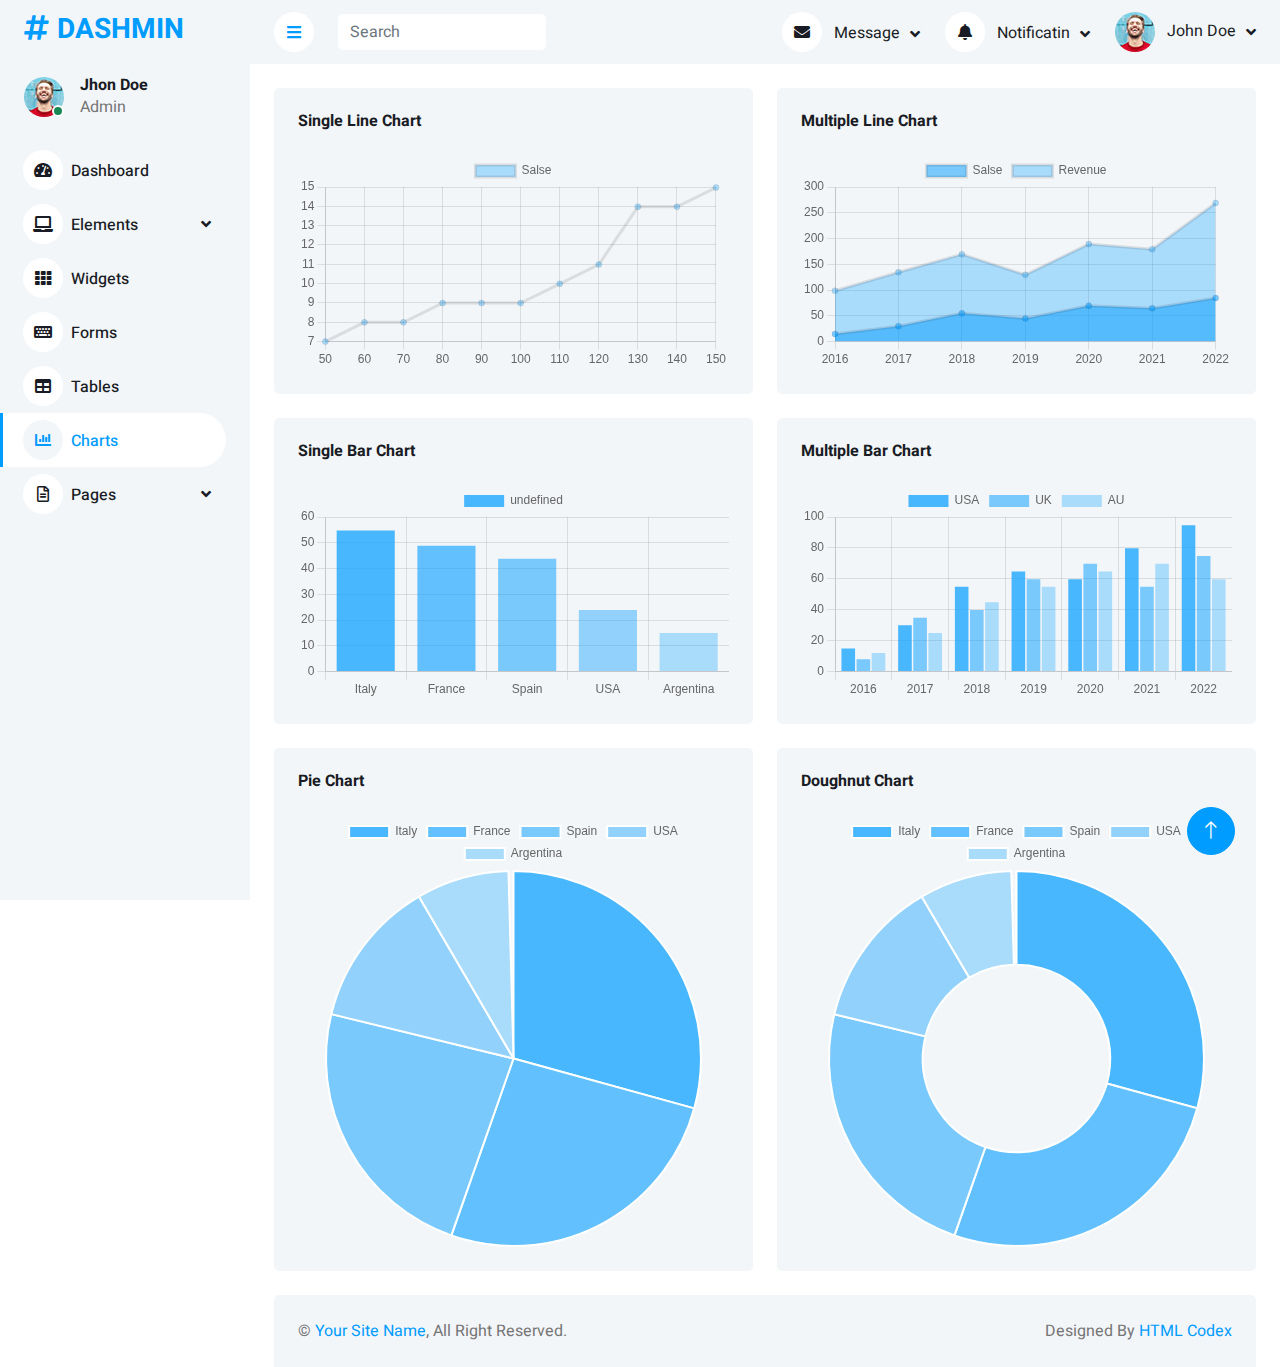
<file: masterpeiceTest/dashmin-1.0.0/chart.html>
<!DOCTYPE html>
<html lang="en">

<head>
    <meta charset="utf-8">
    <title>DASHMIN - Bootstrap Admin Template</title>
    <meta content="width=device-width, initial-scale=1.0" name="viewport">
    <meta content="" name="keywords">
    <meta content="" name="description">

    <!-- Favicon -->
    <link href="img/favicon.ico" rel="icon">

    <!-- Google Web Fonts -->
    <link rel="preconnect" href="https://fonts.googleapis.com">
    <link rel="preconnect" href="https://fonts.gstatic.com" crossorigin>
    <link href="https://fonts.googleapis.com/css2?family=Heebo:wght@400;500;600;700&display=swap" rel="stylesheet">
    
    <!-- Icon Font Stylesheet -->
    <link href="https://cdnjs.cloudflare.com/ajax/libs/font-awesome/5.10.0/css/all.min.css" rel="stylesheet">
    <link href="https://cdn.jsdelivr.net/npm/bootstrap-icons@1.4.1/font/bootstrap-icons.css" rel="stylesheet">

    <!-- Libraries Stylesheet -->
    <link href="lib/owlcarousel/assets/owl.carousel.min.css" rel="stylesheet">
    <link href="lib/tempusdominus/css/tempusdominus-bootstrap-4.min.css" rel="stylesheet" />

    <!-- Customized Bootstrap Stylesheet -->
    <link href="css/bootstrap.min.css" rel="stylesheet">

    <!-- Template Stylesheet -->
    <link href="css/style.css" rel="stylesheet">
</head>

<body>
    <div class="container-xxl position-relative bg-white d-flex p-0">
        <!-- Spinner Start -->
        <div id="spinner" class="show bg-white position-fixed translate-middle w-100 vh-100 top-50 start-50 d-flex align-items-center justify-content-center">
            <div class="spinner-border text-primary" style="width: 3rem; height: 3rem;" role="status">
                <span class="sr-only">Loading...</span>
            </div>
        </div>
        <!-- Spinner End -->


        <!-- Sidebar Start -->
        <div class="sidebar pe-4 pb-3">
            <nav class="navbar bg-light navbar-light">
                <a href="index.html" class="navbar-brand mx-4 mb-3">
                    <h3 class="text-primary"><i class="fa fa-hashtag me-2"></i>DASHMIN</h3>
                </a>
                <div class="d-flex align-items-center ms-4 mb-4">
                    <div class="position-relative">
                        <img class="rounded-circle" src="img/user.jpg" alt="" style="width: 40px; height: 40px;">
                        <div class="bg-success rounded-circle border border-2 border-white position-absolute end-0 bottom-0 p-1"></div>
                    </div>
                    <div class="ms-3">
                        <h6 class="mb-0">Jhon Doe</h6>
                        <span>Admin</span>
                    </div>
                </div>
                <div class="navbar-nav w-100">
                    <a href="index.html" class="nav-item nav-link"><i class="fa fa-tachometer-alt me-2"></i>Dashboard</a>
                    <div class="nav-item dropdown">
                        <a href="#" class="nav-link dropdown-toggle" data-bs-toggle="dropdown"><i class="fa fa-laptop me-2"></i>Elements</a>
                        <div class="dropdown-menu bg-transparent border-0">
                            <a href="button.html" class="dropdown-item">Buttons</a>
                            <a href="typography.html" class="dropdown-item">Typography</a>
                            <a href="element.html" class="dropdown-item">Other Elements</a>
                        </div>
                    </div>
                    <a href="widget.html" class="nav-item nav-link"><i class="fa fa-th me-2"></i>Widgets</a>
                    <a href="form.html" class="nav-item nav-link"><i class="fa fa-keyboard me-2"></i>Forms</a>
                    <a href="table.html" class="nav-item nav-link"><i class="fa fa-table me-2"></i>Tables</a>
                    <a href="chart.html" class="nav-item nav-link active"><i class="fa fa-chart-bar me-2"></i>Charts</a>
                    <div class="nav-item dropdown">
                        <a href="#" class="nav-link dropdown-toggle" data-bs-toggle="dropdown"><i class="far fa-file-alt me-2"></i>Pages</a>
                        <div class="dropdown-menu bg-transparent border-0">
                            <a href="signin.html" class="dropdown-item">Sign In</a>
                            <a href="signup.html" class="dropdown-item">Sign Up</a>
                            <a href="404.html" class="dropdown-item">404 Error</a>
                            <a href="blank.html" class="dropdown-item">Blank Page</a>
                        </div>
                    </div>
                </div>
            </nav>
        </div>
        <!-- Sidebar End -->


        <!-- Content Start -->
        <div class="content">
            <!-- Navbar Start -->
            <nav class="navbar navbar-expand bg-light navbar-light sticky-top px-4 py-0">
                <a href="index.html" class="navbar-brand d-flex d-lg-none me-4">
                    <h2 class="text-primary mb-0"><i class="fa fa-hashtag"></i></h2>
                </a>
                <a href="#" class="sidebar-toggler flex-shrink-0">
                    <i class="fa fa-bars"></i>
                </a>
                <form class="d-none d-md-flex ms-4">
                    <input class="form-control border-0" type="search" placeholder="Search">
                </form>
                <div class="navbar-nav align-items-center ms-auto">
                    <div class="nav-item dropdown">
                        <a href="#" class="nav-link dropdown-toggle" data-bs-toggle="dropdown">
                            <i class="fa fa-envelope me-lg-2"></i>
                            <span class="d-none d-lg-inline-flex">Message</span>
                        </a>
                        <div class="dropdown-menu dropdown-menu-end bg-light border-0 rounded-0 rounded-bottom m-0">
                            <a href="#" class="dropdown-item">
                                <div class="d-flex align-items-center">
                                    <img class="rounded-circle" src="img/user.jpg" alt="" style="width: 40px; height: 40px;">
                                    <div class="ms-2">
                                        <h6 class="fw-normal mb-0">Jhon send you a message</h6>
                                        <small>15 minutes ago</small>
                                    </div>
                                </div>
                            </a>
                            <hr class="dropdown-divider">
                            <a href="#" class="dropdown-item">
                                <div class="d-flex align-items-center">
                                    <img class="rounded-circle" src="img/user.jpg" alt="" style="width: 40px; height: 40px;">
                                    <div class="ms-2">
                                        <h6 class="fw-normal mb-0">Jhon send you a message</h6>
                                        <small>15 minutes ago</small>
                                    </div>
                                </div>
                            </a>
                            <hr class="dropdown-divider">
                            <a href="#" class="dropdown-item">
                                <div class="d-flex align-items-center">
                                    <img class="rounded-circle" src="img/user.jpg" alt="" style="width: 40px; height: 40px;">
                                    <div class="ms-2">
                                        <h6 class="fw-normal mb-0">Jhon send you a message</h6>
                                        <small>15 minutes ago</small>
                                    </div>
                                </div>
                            </a>
                            <hr class="dropdown-divider">
                            <a href="#" class="dropdown-item text-center">See all message</a>
                        </div>
                    </div>
                    <div class="nav-item dropdown">
                        <a href="#" class="nav-link dropdown-toggle" data-bs-toggle="dropdown">
                            <i class="fa fa-bell me-lg-2"></i>
                            <span class="d-none d-lg-inline-flex">Notificatin</span>
                        </a>
                        <div class="dropdown-menu dropdown-menu-end bg-light border-0 rounded-0 rounded-bottom m-0">
                            <a href="#" class="dropdown-item">
                                <h6 class="fw-normal mb-0">Profile updated</h6>
                                <small>15 minutes ago</small>
                            </a>
                            <hr class="dropdown-divider">
                            <a href="#" class="dropdown-item">
                                <h6 class="fw-normal mb-0">New user added</h6>
                                <small>15 minutes ago</small>
                            </a>
                            <hr class="dropdown-divider">
                            <a href="#" class="dropdown-item">
                                <h6 class="fw-normal mb-0">Password changed</h6>
                                <small>15 minutes ago</small>
                            </a>
                            <hr class="dropdown-divider">
                            <a href="#" class="dropdown-item text-center">See all notifications</a>
                        </div>
                    </div>
                    <div class="nav-item dropdown">
                        <a href="#" class="nav-link dropdown-toggle" data-bs-toggle="dropdown">
                            <img class="rounded-circle me-lg-2" src="img/user.jpg" alt="" style="width: 40px; height: 40px;">
                            <span class="d-none d-lg-inline-flex">John Doe</span>
                        </a>
                        <div class="dropdown-menu dropdown-menu-end bg-light border-0 rounded-0 rounded-bottom m-0">
                            <a href="#" class="dropdown-item">My Profile</a>
                            <a href="#" class="dropdown-item">Settings</a>
                            <a href="#" class="dropdown-item">Log Out</a>
                        </div>
                    </div>
                </div>
            </nav>
            <!-- Navbar End -->


            <!-- Chart Start -->
            <div class="container-fluid pt-4 px-4">
                <div class="row g-4">
                    <div class="col-sm-12 col-xl-6">
                        <div class="bg-light rounded h-100 p-4">
                            <h6 class="mb-4">Single Line Chart</h6>
                            <canvas id="line-chart"></canvas>
                        </div>
                    </div>
                    <div class="col-sm-12 col-xl-6">
                        <div class="bg-light rounded h-100 p-4">
                            <h6 class="mb-4">Multiple Line Chart</h6>
                            <canvas id="salse-revenue"></canvas>
                        </div>
                    </div>
                    <div class="col-sm-12 col-xl-6">
                        <div class="bg-light rounded h-100 p-4">
                            <h6 class="mb-4">Single Bar Chart</h6>
                            <canvas id="bar-chart"></canvas>
                        </div>
                    </div>
                    <div class="col-sm-12 col-xl-6">
                        <div class="bg-light rounded h-100 p-4">
                            <h6 class="mb-4">Multiple Bar Chart</h6>
                            <canvas id="worldwide-sales"></canvas>
                        </div>
                    </div>
                    <div class="col-sm-12 col-xl-6">
                        <div class="bg-light rounded h-100 p-4">
                            <h6 class="mb-4">Pie Chart</h6>
                            <canvas id="pie-chart"></canvas>
                        </div>
                    </div>
                    <div class="col-sm-12 col-xl-6">
                        <div class="bg-light rounded h-100 p-4">
                            <h6 class="mb-4">Doughnut Chart</h6>
                            <canvas id="doughnut-chart"></canvas>
                        </div>
                    </div>
                </div>
            </div>
            <!-- Chart End -->


            <!-- Footer Start -->
            <div class="container-fluid pt-4 px-4">
                <div class="bg-light rounded-top p-4">
                    <div class="row">
                        <div class="col-12 col-sm-6 text-center text-sm-start">
                            &copy; <a href="#">Your Site Name</a>, All Right Reserved. 
                        </div>
                        <div class="col-12 col-sm-6 text-center text-sm-end">
                            <!--/*** This template is free as long as you keep the footer author’s credit link/attribution link/backlink. If you'd like to use the template without the footer author’s credit link/attribution link/backlink, you can purchase the Credit Removal License from "https://htmlcodex.com/credit-removal". Thank you for your support. ***/-->
                            Designed By <a href="https://htmlcodex.com">HTML Codex</a>
                        </div>
                    </div>
                </div>
            </div>
            <!-- Footer End -->
        </div>
        <!-- Content End -->


        <!-- Back to Top -->
        <a href="#" class="btn btn-lg btn-primary btn-lg-square back-to-top"><i class="bi bi-arrow-up"></i></a>
    </div>

    <!-- JavaScript Libraries -->
    <script src="https://code.jquery.com/jquery-3.4.1.min.js"></script>
    <script src="https://cdn.jsdelivr.net/npm/bootstrap@5.0.0/dist/js/bootstrap.bundle.min.js"></script>
    <script src="lib/chart/chart.min.js"></script>
    <script src="lib/easing/easing.min.js"></script>
    <script src="lib/waypoints/waypoints.min.js"></script>
    <script src="lib/owlcarousel/owl.carousel.min.js"></script>
    <script src="lib/tempusdominus/js/moment.min.js"></script>
    <script src="lib/tempusdominus/js/moment-timezone.min.js"></script>
    <script src="lib/tempusdominus/js/tempusdominus-bootstrap-4.min.js"></script>

    <!-- Template Javascript -->
    <script src="js/main.js"></script>
</body>

</html>
</file>
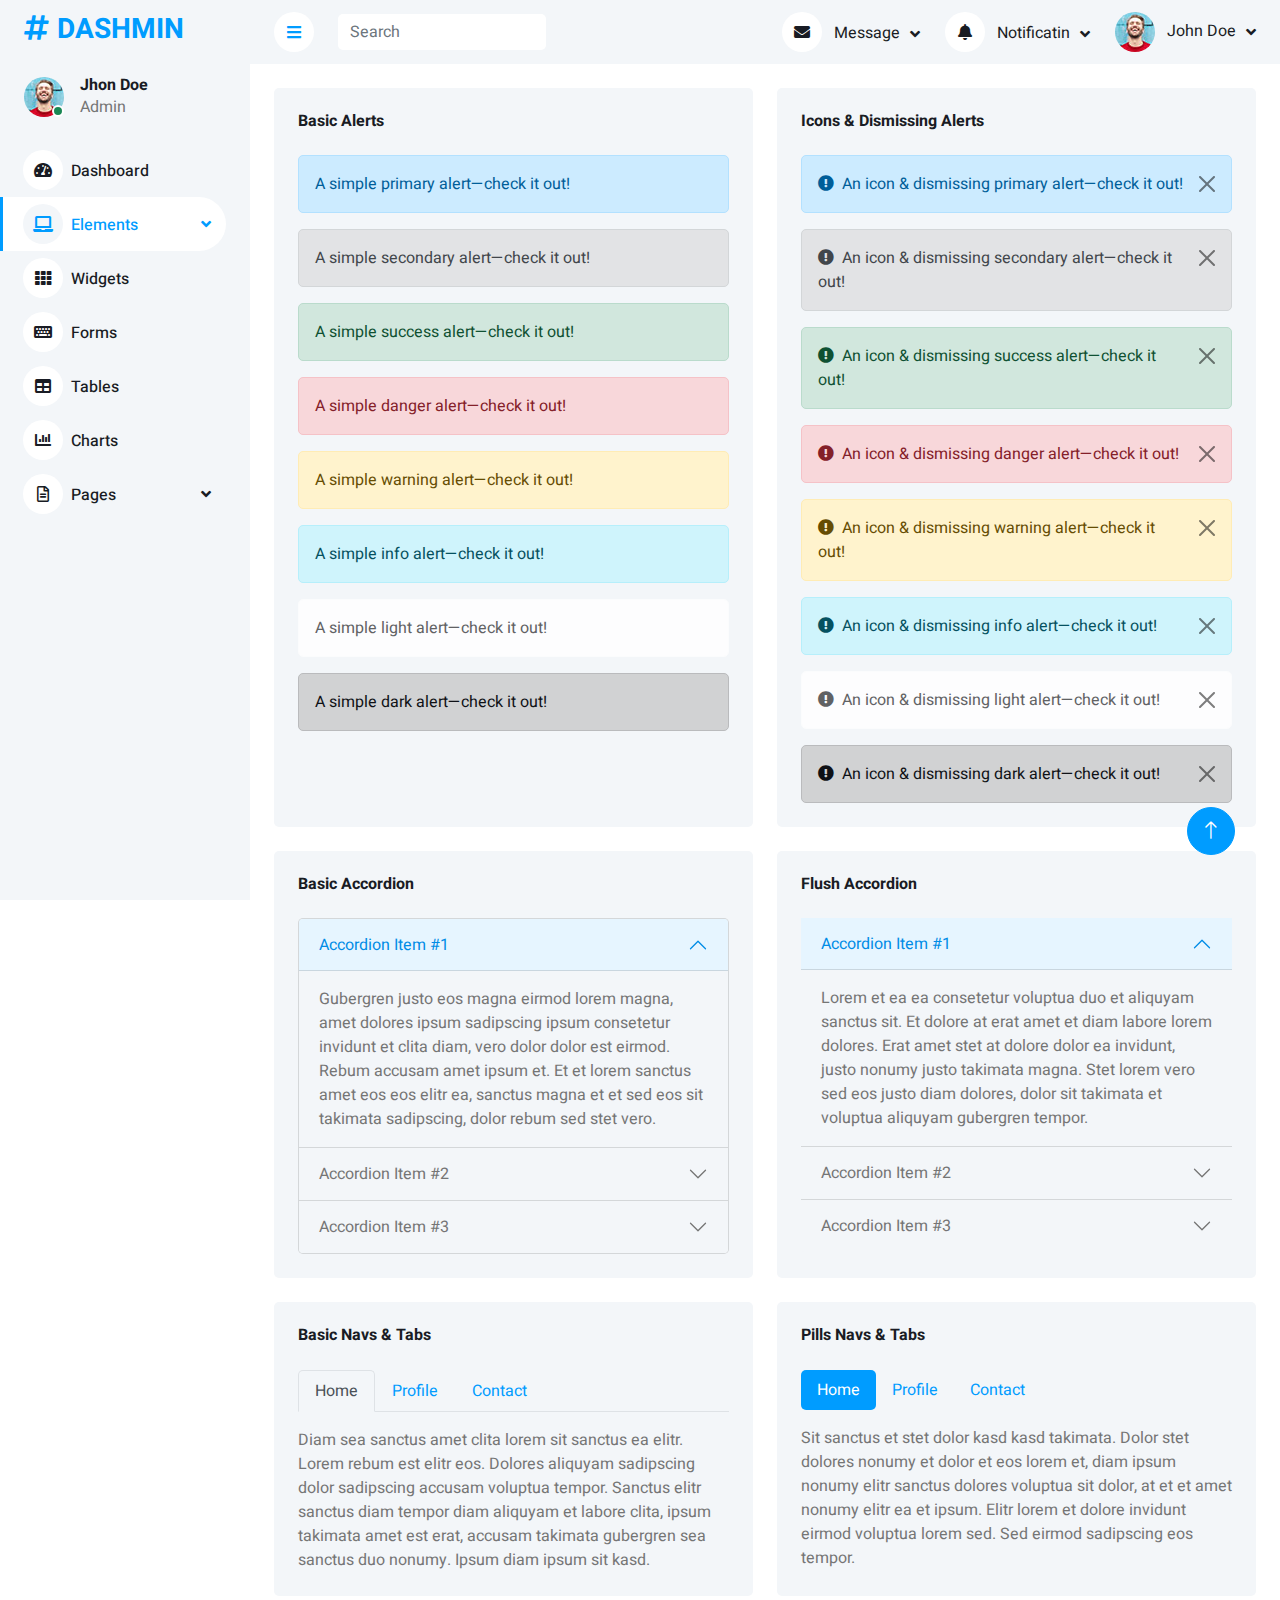
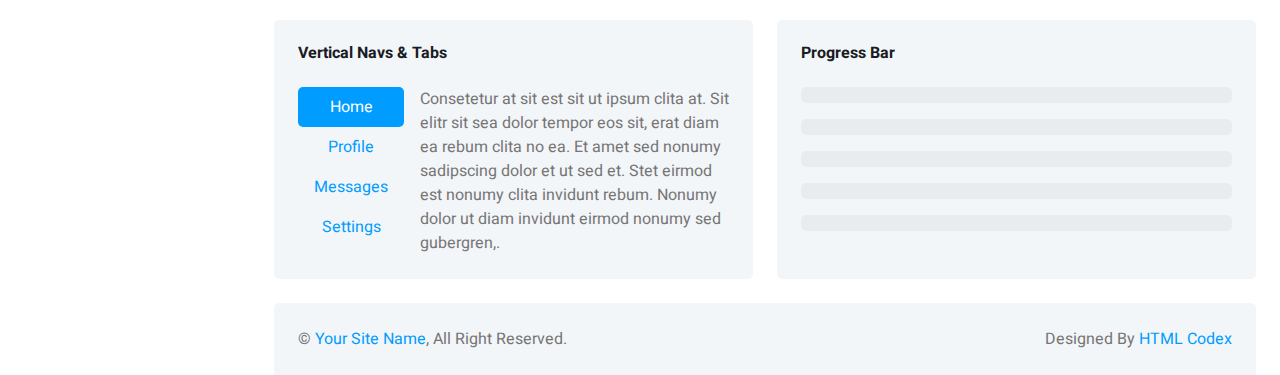
<file: masterpeiceTest/dashmin-1.0.0/element.html>
<!DOCTYPE html>
<html lang="en">

<head>
    <meta charset="utf-8">
    <title>DASHMIN - Bootstrap Admin Template</title>
    <meta content="width=device-width, initial-scale=1.0" name="viewport">
    <meta content="" name="keywords">
    <meta content="" name="description">

    <!-- Favicon -->
    <link href="img/favicon.ico" rel="icon">

    <!-- Google Web Fonts -->
    <link rel="preconnect" href="https://fonts.googleapis.com">
    <link rel="preconnect" href="https://fonts.gstatic.com" crossorigin>
    <link href="https://fonts.googleapis.com/css2?family=Heebo:wght@400;500;600;700&display=swap" rel="stylesheet">
    
    <!-- Icon Font Stylesheet -->
    <link href="https://cdnjs.cloudflare.com/ajax/libs/font-awesome/5.10.0/css/all.min.css" rel="stylesheet">
    <link href="https://cdn.jsdelivr.net/npm/bootstrap-icons@1.4.1/font/bootstrap-icons.css" rel="stylesheet">

    <!-- Libraries Stylesheet -->
    <link href="lib/owlcarousel/assets/owl.carousel.min.css" rel="stylesheet">
    <link href="lib/tempusdominus/css/tempusdominus-bootstrap-4.min.css" rel="stylesheet" />

    <!-- Customized Bootstrap Stylesheet -->
    <link href="css/bootstrap.min.css" rel="stylesheet">

    <!-- Template Stylesheet -->
    <link href="css/style.css" rel="stylesheet">
</head>

<body>
    <div class="container-xxl position-relative bg-white d-flex p-0">
        <!-- Spinner Start -->
        <div id="spinner" class="show bg-white position-fixed translate-middle w-100 vh-100 top-50 start-50 d-flex align-items-center justify-content-center">
            <div class="spinner-border text-primary" style="width: 3rem; height: 3rem;" role="status">
                <span class="sr-only">Loading...</span>
            </div>
        </div>
        <!-- Spinner End -->


        <!-- Sidebar Start -->
        <div class="sidebar pe-4 pb-3">
            <nav class="navbar bg-light navbar-light">
                <a href="index.html" class="navbar-brand mx-4 mb-3">
                    <h3 class="text-primary"><i class="fa fa-hashtag me-2"></i>DASHMIN</h3>
                </a>
                <div class="d-flex align-items-center ms-4 mb-4">
                    <div class="position-relative">
                        <img class="rounded-circle" src="img/user.jpg" alt="" style="width: 40px; height: 40px;">
                        <div class="bg-success rounded-circle border border-2 border-white position-absolute end-0 bottom-0 p-1"></div>
                    </div>
                    <div class="ms-3">
                        <h6 class="mb-0">Jhon Doe</h6>
                        <span>Admin</span>
                    </div>
                </div>
                <div class="navbar-nav w-100">
                    <a href="index.html" class="nav-item nav-link"><i class="fa fa-tachometer-alt me-2"></i>Dashboard</a>
                    <div class="nav-item dropdown">
                        <a href="#" class="nav-link dropdown-toggle active" data-bs-toggle="dropdown"><i class="fa fa-laptop me-2"></i>Elements</a>
                        <div class="dropdown-menu bg-transparent border-0">
                            <a href="button.html" class="dropdown-item">Buttons</a>
                            <a href="typography.html" class="dropdown-item">Typography</a>
                            <a href="element.html" class="dropdown-item active">Other Elements</a>
                        </div>
                    </div>
                    <a href="widget.html" class="nav-item nav-link"><i class="fa fa-th me-2"></i>Widgets</a>
                    <a href="form.html" class="nav-item nav-link"><i class="fa fa-keyboard me-2"></i>Forms</a>
                    <a href="table.html" class="nav-item nav-link"><i class="fa fa-table me-2"></i>Tables</a>
                    <a href="chart.html" class="nav-item nav-link"><i class="fa fa-chart-bar me-2"></i>Charts</a>
                    <div class="nav-item dropdown">
                        <a href="#" class="nav-link dropdown-toggle" data-bs-toggle="dropdown"><i class="far fa-file-alt me-2"></i>Pages</a>
                        <div class="dropdown-menu bg-transparent border-0">
                            <a href="signin.html" class="dropdown-item">Sign In</a>
                            <a href="signup.html" class="dropdown-item">Sign Up</a>
                            <a href="404.html" class="dropdown-item">404 Error</a>
                            <a href="blank.html" class="dropdown-item">Blank Page</a>
                        </div>
                    </div>
                </div>
            </nav>
        </div>
        <!-- Sidebar End -->


        <!-- Content Start -->
        <div class="content">
            <!-- Navbar Start -->
            <nav class="navbar navbar-expand bg-light navbar-light sticky-top px-4 py-0">
                <a href="index.html" class="navbar-brand d-flex d-lg-none me-4">
                    <h2 class="text-primary mb-0"><i class="fa fa-hashtag"></i></h2>
                </a>
                <a href="#" class="sidebar-toggler flex-shrink-0">
                    <i class="fa fa-bars"></i>
                </a>
                <form class="d-none d-md-flex ms-4">
                    <input class="form-control border-0" type="search" placeholder="Search">
                </form>
                <div class="navbar-nav align-items-center ms-auto">
                    <div class="nav-item dropdown">
                        <a href="#" class="nav-link dropdown-toggle" data-bs-toggle="dropdown">
                            <i class="fa fa-envelope me-lg-2"></i>
                            <span class="d-none d-lg-inline-flex">Message</span>
                        </a>
                        <div class="dropdown-menu dropdown-menu-end bg-light border-0 rounded-0 rounded-bottom m-0">
                            <a href="#" class="dropdown-item">
                                <div class="d-flex align-items-center">
                                    <img class="rounded-circle" src="img/user.jpg" alt="" style="width: 40px; height: 40px;">
                                    <div class="ms-2">
                                        <h6 class="fw-normal mb-0">Jhon send you a message</h6>
                                        <small>15 minutes ago</small>
                                    </div>
                                </div>
                            </a>
                            <hr class="dropdown-divider">
                            <a href="#" class="dropdown-item">
                                <div class="d-flex align-items-center">
                                    <img class="rounded-circle" src="img/user.jpg" alt="" style="width: 40px; height: 40px;">
                                    <div class="ms-2">
                                        <h6 class="fw-normal mb-0">Jhon send you a message</h6>
                                        <small>15 minutes ago</small>
                                    </div>
                                </div>
                            </a>
                            <hr class="dropdown-divider">
                            <a href="#" class="dropdown-item">
                                <div class="d-flex align-items-center">
                                    <img class="rounded-circle" src="img/user.jpg" alt="" style="width: 40px; height: 40px;">
                                    <div class="ms-2">
                                        <h6 class="fw-normal mb-0">Jhon send you a message</h6>
                                        <small>15 minutes ago</small>
                                    </div>
                                </div>
                            </a>
                            <hr class="dropdown-divider">
                            <a href="#" class="dropdown-item text-center">See all message</a>
                        </div>
                    </div>
                    <div class="nav-item dropdown">
                        <a href="#" class="nav-link dropdown-toggle" data-bs-toggle="dropdown">
                            <i class="fa fa-bell me-lg-2"></i>
                            <span class="d-none d-lg-inline-flex">Notificatin</span>
                        </a>
                        <div class="dropdown-menu dropdown-menu-end bg-light border-0 rounded-0 rounded-bottom m-0">
                            <a href="#" class="dropdown-item">
                                <h6 class="fw-normal mb-0">Profile updated</h6>
                                <small>15 minutes ago</small>
                            </a>
                            <hr class="dropdown-divider">
                            <a href="#" class="dropdown-item">
                                <h6 class="fw-normal mb-0">New user added</h6>
                                <small>15 minutes ago</small>
                            </a>
                            <hr class="dropdown-divider">
                            <a href="#" class="dropdown-item">
                                <h6 class="fw-normal mb-0">Password changed</h6>
                                <small>15 minutes ago</small>
                            </a>
                            <hr class="dropdown-divider">
                            <a href="#" class="dropdown-item text-center">See all notifications</a>
                        </div>
                    </div>
                    <div class="nav-item dropdown">
                        <a href="#" class="nav-link dropdown-toggle" data-bs-toggle="dropdown">
                            <img class="rounded-circle me-lg-2" src="img/user.jpg" alt="" style="width: 40px; height: 40px;">
                            <span class="d-none d-lg-inline-flex">John Doe</span>
                        </a>
                        <div class="dropdown-menu dropdown-menu-end bg-light border-0 rounded-0 rounded-bottom m-0">
                            <a href="#" class="dropdown-item">My Profile</a>
                            <a href="#" class="dropdown-item">Settings</a>
                            <a href="#" class="dropdown-item">Log Out</a>
                        </div>
                    </div>
                </div>
            </nav>
            <!-- Navbar End -->


            <!-- Other Elements Start -->
            <div class="container-fluid pt-4 px-4">
                <div class="row g-4">
                    <div class="col-sm-12 col-xl-6">
                        <div class="bg-light rounded h-100 p-4">
                            <h6 class="mb-4">Basic Alerts</h6>
                            <div class="alert alert-primary" role="alert">
                                A simple primary alert—check it out!
                            </div>
                            <div class="alert alert-secondary" role="alert">
                                A simple secondary alert—check it out!
                            </div>
                            <div class="alert alert-success" role="alert">
                                A simple success alert—check it out!
                            </div>
                            <div class="alert alert-danger" role="alert">
                                A simple danger alert—check it out!
                            </div>
                            <div class="alert alert-warning" role="alert">
                                A simple warning alert—check it out!
                            </div>
                            <div class="alert alert-info" role="alert">
                                A simple info alert—check it out!
                            </div>
                            <div class="alert alert-light" role="alert">
                                A simple light alert—check it out!
                            </div>
                            <div class="alert alert-dark mb-0" role="alert">
                                A simple dark alert—check it out!
                            </div>
                        </div>
                    </div>
                    <div class="col-sm-12 col-xl-6">
                        <div class="bg-light rounded h-100 p-4">
                            <h6 class="mb-4">Icons & Dismissing Alerts</h6>
                            <div class="alert alert-primary alert-dismissible fade show" role="alert">
                                <i class="fa fa-exclamation-circle me-2"></i>An icon & dismissing primary alert—check it out!
                                <button type="button" class="btn-close" data-bs-dismiss="alert" aria-label="Close"></button>
                            </div>
                            <div class="alert alert-secondary alert-dismissible fade show" role="alert">
                                <i class="fa fa-exclamation-circle me-2"></i>An icon & dismissing secondary alert—check it out!
                                <button type="button" class="btn-close" data-bs-dismiss="alert" aria-label="Close"></button>
                            </div>
                            <div class="alert alert-success alert-dismissible fade show" role="alert">
                                <i class="fa fa-exclamation-circle me-2"></i>An icon & dismissing success alert—check it out!
                                <button type="button" class="btn-close" data-bs-dismiss="alert" aria-label="Close"></button>
                            </div>
                            <div class="alert alert-danger alert-dismissible fade show" role="alert">
                                <i class="fa fa-exclamation-circle me-2"></i>An icon & dismissing danger alert—check it out!
                                <button type="button" class="btn-close" data-bs-dismiss="alert" aria-label="Close"></button>
                            </div>
                            <div class="alert alert-warning alert-dismissible fade show" role="alert">
                                <i class="fa fa-exclamation-circle me-2"></i>An icon & dismissing warning alert—check it out!
                                <button type="button" class="btn-close" data-bs-dismiss="alert" aria-label="Close"></button>
                            </div>
                            <div class="alert alert-info alert-dismissible fade show" role="alert">
                                <i class="fa fa-exclamation-circle me-2"></i>An icon & dismissing info alert—check it out!
                                <button type="button" class="btn-close" data-bs-dismiss="alert" aria-label="Close"></button>
                            </div>
                            <div class="alert alert-light alert-dismissible fade show" role="alert">
                                <i class="fa fa-exclamation-circle me-2"></i>An icon & dismissing light alert—check it out!
                                <button type="button" class="btn-close" data-bs-dismiss="alert" aria-label="Close"></button>
                            </div>
                            <div class="alert alert-dark alert-dismissible fade show mb-0" role="alert">
                                <i class="fa fa-exclamation-circle me-2"></i>An icon & dismissing dark alert—check it out!
                                <button type="button" class="btn-close" data-bs-dismiss="alert" aria-label="Close"></button>
                            </div>
                        </div>
                    </div>
                    <div class="col-sm-12 col-xl-6">
                        <div class="bg-light rounded h-100 p-4">
                            <h6 class="mb-4">Basic Accordion</h6>
                            <div class="accordion" id="accordionExample">
                                <div class="accordion-item">
                                    <h2 class="accordion-header" id="headingOne">
                                        <button class="accordion-button" type="button" data-bs-toggle="collapse"
                                            data-bs-target="#collapseOne" aria-expanded="true"
                                            aria-controls="collapseOne">
                                            Accordion Item #1
                                        </button>
                                    </h2>
                                    <div id="collapseOne" class="accordion-collapse collapse show"
                                        aria-labelledby="headingOne" data-bs-parent="#accordionExample">
                                        <div class="accordion-body">
                                            Gubergren justo eos magna eirmod lorem magna, amet dolores ipsum sadipscing ipsum consetetur invidunt et clita diam, vero dolor dolor est eirmod. Rebum accusam amet ipsum et. Et et lorem sanctus amet eos eos elitr ea, sanctus magna et et sed eos sit takimata sadipscing, dolor rebum sed stet vero.
                                        </div>
                                    </div>
                                </div>
                                <div class="accordion-item">
                                    <h2 class="accordion-header" id="headingTwo">
                                        <button class="accordion-button collapsed" type="button"
                                            data-bs-toggle="collapse" data-bs-target="#collapseTwo"
                                            aria-expanded="false" aria-controls="collapseTwo">
                                            Accordion Item #2
                                        </button>
                                    </h2>
                                    <div id="collapseTwo" class="accordion-collapse collapse"
                                        aria-labelledby="headingTwo" data-bs-parent="#accordionExample">
                                        <div class="accordion-body">
                                            Voluptua sit dolores consetetur ea et diam est et takimata. Et erat sadipscing dolores et stet diam ut ut diam, sit aliquyam no magna et dolore lorem dolor sit. Lorem lorem sed sed duo, eirmod sit diam ipsum sit erat, lorem sit dolor diam amet ea aliquyam tempor rebum invidunt,.
                                        </div>
                                    </div>
                                </div>
                                <div class="accordion-item">
                                    <h2 class="accordion-header" id="headingThree">
                                        <button class="accordion-button collapsed" type="button"
                                            data-bs-toggle="collapse" data-bs-target="#collapseThree"
                                            aria-expanded="false" aria-controls="collapseThree">
                                            Accordion Item #3
                                        </button>
                                    </h2>
                                    <div id="collapseThree" class="accordion-collapse collapse"
                                        aria-labelledby="headingThree" data-bs-parent="#accordionExample">
                                        <div class="accordion-body">
                                            Dolore eos dolor tempor justo sea eos amet eos kasd dolor, et diam tempor lorem dolores vero. Stet dolore gubergren nonumy diam. Consetetur sit takimata magna invidunt, dolore sea amet consetetur ea et rebum, invidunt et amet sit sea. Dolor eirmod sed magna sadipscing sadipscing lorem lorem sed, sit lorem.
                                        </div>
                                    </div>
                                </div>
                            </div>
                        </div>
                    </div>
                    <div class="col-sm-12 col-xl-6">
                        <div class="bg-light rounded h-100 p-4">
                            <h6 class="mb-4">Flush Accordion</h6>
                            <div class="accordion accordion-flush" id="accordionFlushExample">
                                <div class="accordion-item">
                                    <h2 class="accordion-header" id="flush-headingOne">
                                        <button class="accordion-button" type="button"
                                            data-bs-toggle="collapse" data-bs-target="#flush-collapseOne"
                                            aria-expanded="true" aria-controls="flush-collapseOne">
                                            Accordion Item #1
                                        </button>
                                    </h2>
                                    <div id="flush-collapseOne" class="accordion-collapse collapse show"
                                        aria-labelledby="flush-headingOne" data-bs-parent="#accordionFlushExample">
                                        <div class="accordion-body">
                                            Lorem et ea ea consetetur voluptua duo et aliquyam sanctus sit. Et dolore at erat amet et diam labore lorem dolores. Erat amet stet at dolore dolor ea invidunt, justo nonumy justo takimata magna. Stet lorem vero sed eos justo diam dolores, dolor sit takimata et voluptua aliquyam gubergren tempor.
                                        </div>
                                    </div>
                                </div>
                                <div class="accordion-item">
                                    <h2 class="accordion-header" id="flush-headingTwo">
                                        <button class="accordion-button collapsed" type="button"
                                            data-bs-toggle="collapse" data-bs-target="#flush-collapseTwo"
                                            aria-expanded="false" aria-controls="flush-collapseTwo">
                                            Accordion Item #2
                                        </button>
                                    </h2>
                                    <div id="flush-collapseTwo" class="accordion-collapse collapse"
                                        aria-labelledby="flush-headingTwo" data-bs-parent="#accordionFlushExample">
                                        <div class="accordion-body">
                                            Sea diam dolore aliquyam aliquyam diam et consetetur et. Accusam amet no invidunt invidunt et consetetur, magna ut nonumy kasd erat tempor dolor et. Diam magna dolor sed amet duo dolores magna vero. Amet sit sadipscing ea diam clita lorem sit. Vero et et et tempor diam. Ipsum eirmod sit.
                                        </div>
                                    </div>
                                </div>
                                <div class="accordion-item">
                                    <h2 class="accordion-header" id="flush-headingThree">
                                        <button class="accordion-button collapsed" type="button"
                                            data-bs-toggle="collapse" data-bs-target="#flush-collapseThree"
                                            aria-expanded="false" aria-controls="flush-collapseThree">
                                            Accordion Item #3
                                        </button>
                                    </h2>
                                    <div id="flush-collapseThree" class="accordion-collapse collapse"
                                        aria-labelledby="flush-headingThree" data-bs-parent="#accordionFlushExample">
                                        <div class="accordion-body">
                                            Sea sea sit sanctus magna gubergren kasd, magna justo ea lorem lorem. Elitr aliquyam ipsum clita consetetur duo at nonumy invidunt, invidunt eos dolore vero sit amet amet magna tempor clita, takimata diam justo stet erat et vero erat. Sit ipsum eirmod sea ut vero dolores sea clita nonumy, no.
                                        </div>
                                    </div>
                                </div>
                            </div>
                        </div>
                    </div>
                    <div class="col-sm-12 col-xl-6">
                        <div class="bg-light rounded h-100 p-4">
                            <h6 class="mb-4">Basic Navs & Tabs</h6>
                            <nav>
                                <div class="nav nav-tabs" id="nav-tab" role="tablist">
                                    <button class="nav-link active" id="nav-home-tab" data-bs-toggle="tab"
                                        data-bs-target="#nav-home" type="button" role="tab" aria-controls="nav-home"
                                        aria-selected="true">Home</button>
                                    <button class="nav-link" id="nav-profile-tab" data-bs-toggle="tab"
                                        data-bs-target="#nav-profile" type="button" role="tab"
                                        aria-controls="nav-profile" aria-selected="false">Profile</button>
                                    <button class="nav-link" id="nav-contact-tab" data-bs-toggle="tab"
                                        data-bs-target="#nav-contact" type="button" role="tab"
                                        aria-controls="nav-contact" aria-selected="false">Contact</button>
                                </div>
                            </nav>
                            <div class="tab-content pt-3" id="nav-tabContent">
                                <div class="tab-pane fade show active" id="nav-home" role="tabpanel" aria-labelledby="nav-home-tab">
                                    Diam sea sanctus amet clita lorem sit sanctus ea elitr. Lorem rebum est elitr eos. Dolores aliquyam sadipscing dolor sadipscing accusam voluptua tempor. Sanctus elitr sanctus diam tempor diam aliquyam et labore clita, ipsum takimata amet est erat, accusam takimata gubergren sea sanctus duo nonumy. Ipsum diam ipsum sit kasd.
                                </div>
                                <div class="tab-pane fade" id="nav-profile" role="tabpanel" aria-labelledby="nav-profile-tab">
                                    Sanctus vero sit kasd sea gubergren takimata consetetur elitr elitr, consetetur sadipscing takimata ipsum dolores. Accusam duo accusam et labore ea elitr ipsum tempor sit, dolore aliquyam ipsum sit amet sit. Et dolore ipsum labore invidunt rebum. Sed dolore gubergren sanctus vero diam lorem rebum elitr, erat diam dolor clita.
                                </div>
                                <div class="tab-pane fade" id="nav-contact" role="tabpanel" aria-labelledby="nav-contact-tab">
                                    Sit consetetur eirmod lorem ea magna sadipscing ipsum elitr invidunt, dolores lorem erat ipsum ut aliquyam eos lorem sed. Nonumy aliquyam ea justo eos dolores dolores duo dolores. Aliquyam dolor sea dolores sit takimata no erat vero. At lorem justo tempor lorem duo, stet kasd aliquyam ipsum voluptua labore at.
                                </div>
                            </div>
                        </div>
                    </div>
                    <div class="col-sm-12 col-xl-6">
                        <div class="bg-light rounded h-100 p-4">
                            <h6 class="mb-4">Pills Navs & Tabs</h6>
                            <ul class="nav nav-pills mb-3" id="pills-tab" role="tablist">
                                <li class="nav-item" role="presentation">
                                    <button class="nav-link active" id="pills-home-tab" data-bs-toggle="pill"
                                        data-bs-target="#pills-home" type="button" role="tab" aria-controls="pills-home"
                                        aria-selected="true">Home</button>
                                </li>
                                <li class="nav-item" role="presentation">
                                    <button class="nav-link" id="pills-profile-tab" data-bs-toggle="pill"
                                        data-bs-target="#pills-profile" type="button" role="tab"
                                        aria-controls="pills-profile" aria-selected="false">Profile</button>
                                </li>
                                <li class="nav-item" role="presentation">
                                    <button class="nav-link" id="pills-contact-tab" data-bs-toggle="pill"
                                        data-bs-target="#pills-contact" type="button" role="tab"
                                        aria-controls="pills-contact" aria-selected="false">Contact</button>
                                </li>
                            </ul>
                            <div class="tab-content" id="pills-tabContent">
                                <div class="tab-pane fade show active" id="pills-home" role="tabpanel" aria-labelledby="pills-home-tab">
                                    Sit sanctus et stet dolor kasd kasd takimata. Dolor stet dolores nonumy et dolor et eos lorem et, diam ipsum nonumy elitr sanctus dolores voluptua sit dolor, at et et amet nonumy elitr ea et ipsum. Elitr lorem et dolore invidunt eirmod voluptua lorem sed. Sed eirmod sadipscing eos tempor.
                                </div>
                                <div class="tab-pane fade" id="pills-profile" role="tabpanel" aria-labelledby="pills-profile-tab">
                                    Invidunt rebum voluptua lorem eirmod dolore. Amet no sed sanctus lorem ea. Nonumy sit stet sit magna. Rebum rebum ipsum clita erat consetetur, sit dolor sit clita et amet. Est et clita dolore takimata, sea dolores tempor erat consetetur lorem. Consetetur sea sadipscing dolor et dolores et stet, tempor elitr.
                                </div>
                                <div class="tab-pane fade" id="pills-contact" role="tabpanel" aria-labelledby="pills-contact-tab">
                                    Et diam et est sed vero ipsum voluptua dolor et, sit eos justo ipsum no ipsum amet sed aliquyam dolore, ut ipsum sanctus et consetetur. Sit ea sit clita lorem ea gubergren. Et dolore vero sanctus voluptua ipsum sadipscing amet at. Et sed dolore voluptua dolor eos tempor, erat amet.
                                </div>
                            </div>
                        </div>
                    </div>
                    <div class="col-sm-12 col-xl-6">
                        <div class="bg-light rounded h-100 p-4">
                            <h6 class="mb-4">Vertical Navs & Tabs</h6>
                            <div class="d-flex align-items-start">
                                <div class="nav flex-column nav-pills me-3" id="v-pills-tab" role="tablist"
                                    aria-orientation="vertical">
                                    <button class="nav-link active" id="v-pills-home-tab" data-bs-toggle="pill"
                                        data-bs-target="#v-pills-home" type="button" role="tab"
                                        aria-controls="v-pills-home" aria-selected="true">Home</button>
                                    <button class="nav-link" id="v-pills-profile-tab" data-bs-toggle="pill"
                                        data-bs-target="#v-pills-profile" type="button" role="tab"
                                        aria-controls="v-pills-profile" aria-selected="false">Profile</button>
                                    <button class="nav-link" id="v-pills-messages-tab" data-bs-toggle="pill"
                                        data-bs-target="#v-pills-messages" type="button" role="tab"
                                        aria-controls="v-pills-messages" aria-selected="false">Messages</button>
                                    <button class="nav-link" id="v-pills-settings-tab" data-bs-toggle="pill"
                                        data-bs-target="#v-pills-settings" type="button" role="tab"
                                        aria-controls="v-pills-settings" aria-selected="false">Settings</button>
                                </div>
                                <div class="tab-content" id="v-pills-tabContent">
                                    <div class="tab-pane fade show active" id="v-pills-home" role="tabpanel" aria-labelledby="v-pills-home-tab">
                                        Consetetur at sit est sit ut ipsum clita at. Sit elitr sit sea dolor tempor eos sit, erat diam ea rebum clita no ea. Et amet sed nonumy sadipscing dolor et ut sed et. Stet eirmod est nonumy clita invidunt rebum. Nonumy dolor ut diam invidunt eirmod nonumy sed gubergren,.
                                    </div>
                                    <div class="tab-pane fade" id="v-pills-profile" role="tabpanel" aria-labelledby="v-pills-profile-tab">
                                        Tempor et kasd accusam duo et dolor no accusam dolore, dolor sed voluptua duo no, sit et stet lorem dolor ipsum tempor consetetur vero, consetetur est eos sit eirmod erat diam accusam sadipscing sit. Takimata erat ea eirmod tempor elitr dolore sadipscing kasd justo, elitr tempor sed eos sadipscing magna.
                                    </div>
                                    <div class="tab-pane fade" id="v-pills-messages" role="tabpanel" aria-labelledby="v-pills-messages-tab">
                                        Sed kasd kasd ea clita sed lorem amet tempor est voluptua, labore stet dolores gubergren clita lorem sed nonumy at. Dolores et ut erat voluptua. Est voluptua stet accusam rebum, elitr amet sit takimata sea eirmod. Sanctus elitr amet sit dolore sea stet et ut. Dolor et sanctus elitr ut.
                                    </div>
                                    <div class="tab-pane fade" id="v-pills-settings" role="tabpanel" aria-labelledby="v-pills-settings-tab">
                                        Sit et vero kasd sea et at, aliquyam takimata et et est, labore et takimata sed ut stet sanctus, nonumy dolor invidunt sit labore et, amet et dolor sit dolor tempor et dolor ipsum nonumy, accusam clita sadipscing ut et labore labore est, dolore accusam vero at est sit. Invidunt.
                                    </div>
                                </div>
                            </div>
                        </div>
                    </div>
                    <div class="col-sm-12 col-xl-6">
                        <div class="bg-light rounded h-100 p-4">
                            <h6 class="mb-4">Progress Bar</h6>
                            <div class="pg-bar mb-3">
                                <div class="progress">
                                    <div class="progress-bar progress-bar-striped" role="progressbar" aria-valuenow="10" aria-valuemin="0" aria-valuemax="100"></div>
                                </div>
                            </div>
                            <div class="pg-bar mb-3">
                                <div class="progress">
                                    <div class="progress-bar progress-bar-striped bg-success" role="progressbar" aria-valuenow="25" aria-valuemin="0" aria-valuemax="100"></div>
                                </div>
                            </div>
                            <div class="pg-bar mb-3">
                                <div class="progress">
                                    <div class="progress-bar progress-bar-striped bg-info" role="progressbar" aria-valuenow="50" aria-valuemin="0" aria-valuemax="100"></div>
                                </div>
                            </div>
                            <div class="pg-bar mb-3">
                                <div class="progress">
                                    <div class="progress-bar progress-bar-striped bg-warning" role="progressbar" aria-valuenow="75" aria-valuemin="0" aria-valuemax="100"></div>
                                </div>
                            </div>
                            <div class="pg-bar mb-0">
                                <div class="progress">
                                    <div class="progress-bar progress-bar-striped bg-danger" role="progressbar" aria-valuenow="100" aria-valuemin="0" aria-valuemax="100"></div>
                                </div>
                            </div>
                        </div>
                    </div>
                </div>
            </div>
            <!-- Other Elements End -->


            <!-- Footer Start -->
            <div class="container-fluid pt-4 px-4">
                <div class="bg-light rounded-top p-4">
                    <div class="row">
                        <div class="col-12 col-sm-6 text-center text-sm-start">
                            &copy; <a href="#">Your Site Name</a>, All Right Reserved. 
                        </div>
                        <div class="col-12 col-sm-6 text-center text-sm-end">
                            <!--/*** This template is free as long as you keep the footer author’s credit link/attribution link/backlink. If you'd like to use the template without the footer author’s credit link/attribution link/backlink, you can purchase the Credit Removal License from "https://htmlcodex.com/credit-removal". Thank you for your support. ***/-->
                            Designed By <a href="https://htmlcodex.com">HTML Codex</a>
                        </div>
                    </div>
                </div>
            </div>
            <!-- Footer End -->
        </div>
        <!-- Content End -->


        <!-- Back to Top -->
        <a href="#" class="btn btn-lg btn-primary btn-lg-square back-to-top"><i class="bi bi-arrow-up"></i></a>
    </div>

    <!-- JavaScript Libraries -->
    <script src="https://code.jquery.com/jquery-3.4.1.min.js"></script>
    <script src="https://cdn.jsdelivr.net/npm/bootstrap@5.0.0/dist/js/bootstrap.bundle.min.js"></script>
    <script src="lib/chart/chart.min.js"></script>
    <script src="lib/easing/easing.min.js"></script>
    <script src="lib/waypoints/waypoints.min.js"></script>
    <script src="lib/owlcarousel/owl.carousel.min.js"></script>
    <script src="lib/tempusdominus/js/moment.min.js"></script>
    <script src="lib/tempusdominus/js/moment-timezone.min.js"></script>
    <script src="lib/tempusdominus/js/tempusdominus-bootstrap-4.min.js"></script>

    <!-- Template Javascript -->
    <script src="js/main.js"></script>
</body>

</html>
</file>
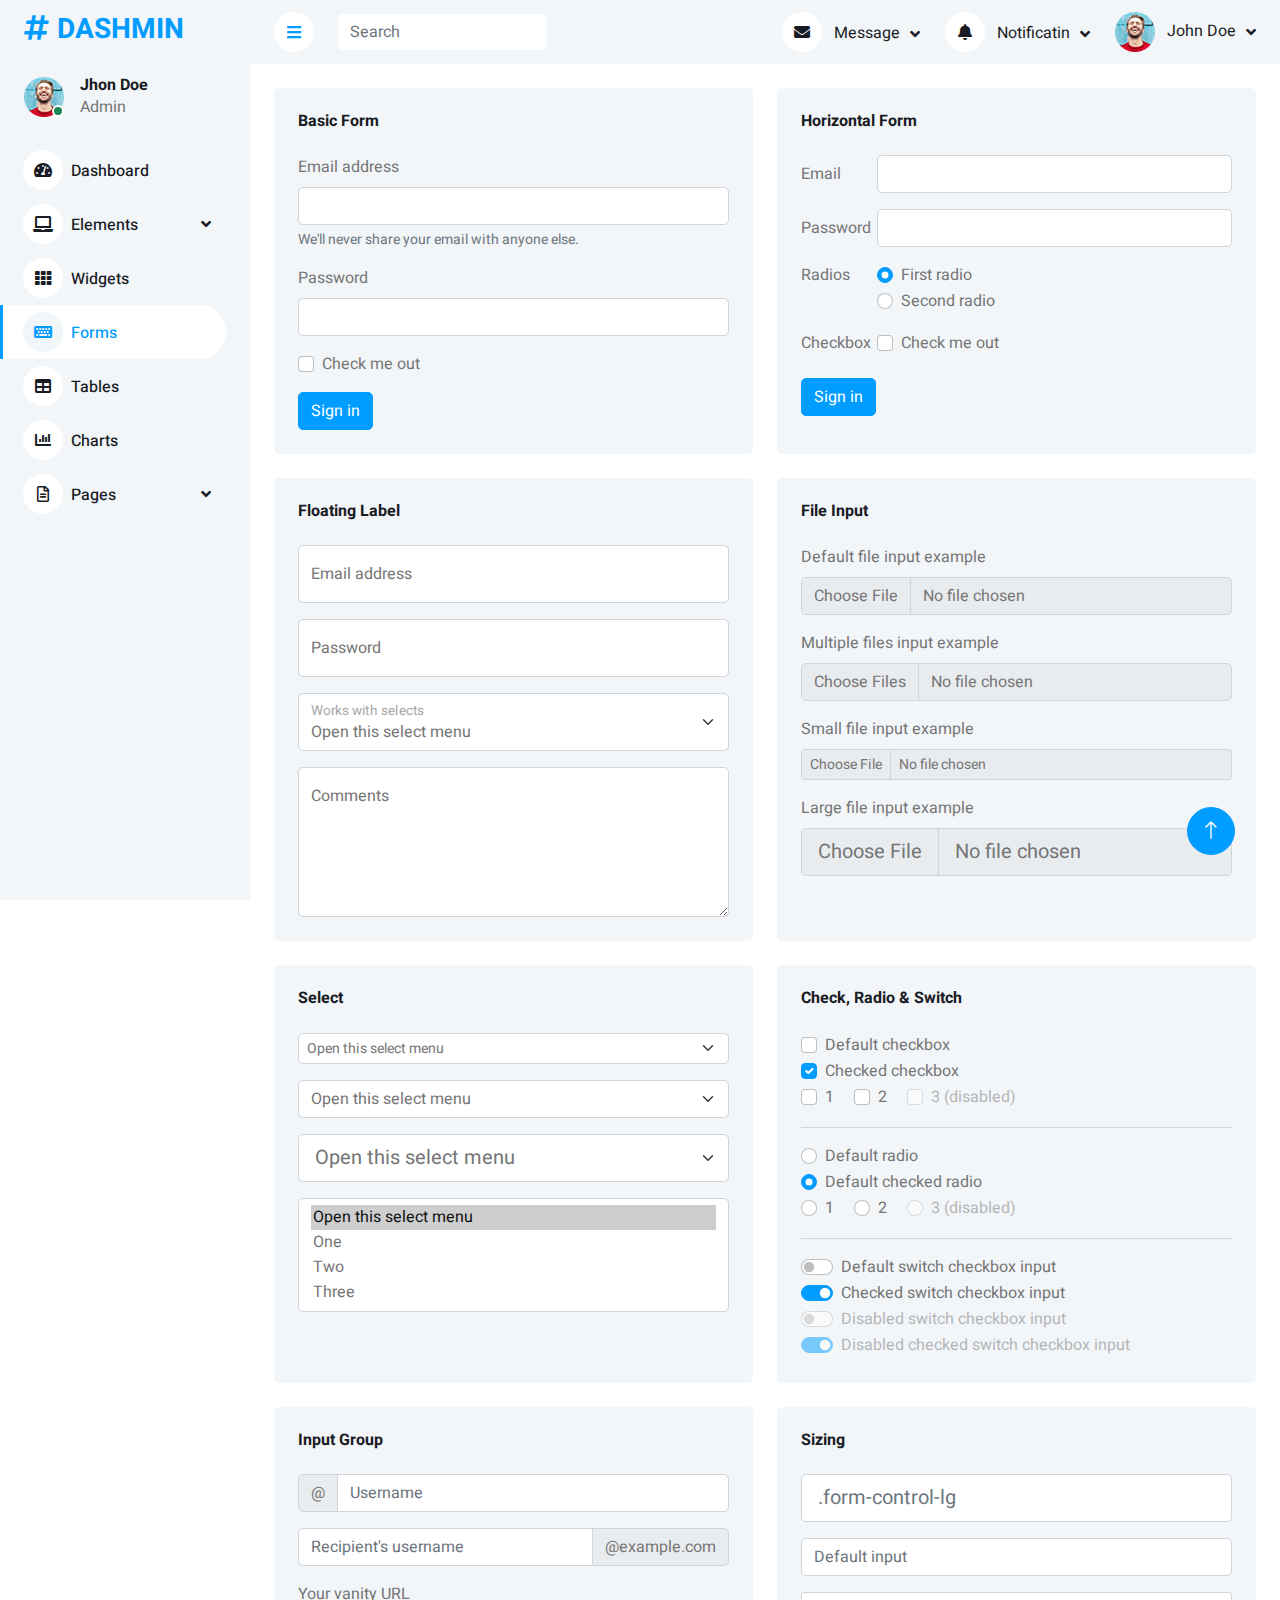
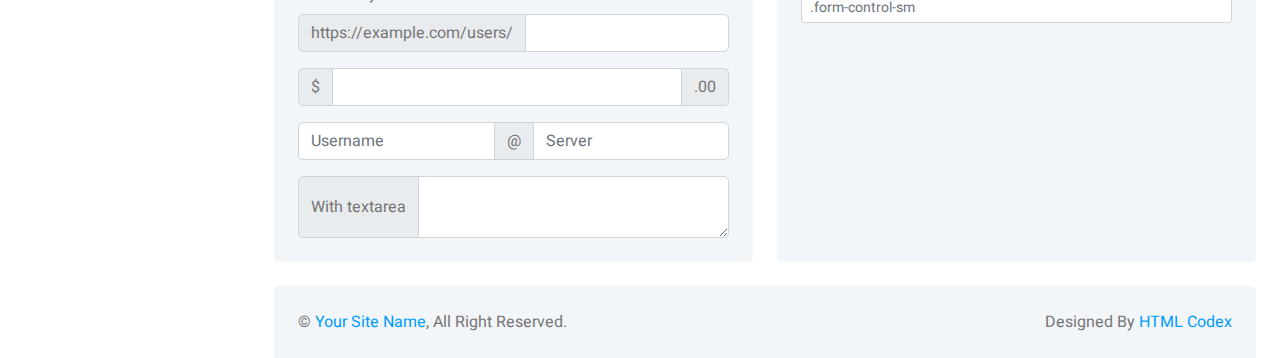
<file: masterpeiceTest/dashmin-1.0.0/form.html>
<!DOCTYPE html>
<html lang="en">

<head>
    <meta charset="utf-8">
    <title>DASHMIN - Bootstrap Admin Template</title>
    <meta content="width=device-width, initial-scale=1.0" name="viewport">
    <meta content="" name="keywords">
    <meta content="" name="description">

    <!-- Favicon -->
    <link href="img/favicon.ico" rel="icon">

    <!-- Google Web Fonts -->
    <link rel="preconnect" href="https://fonts.googleapis.com">
    <link rel="preconnect" href="https://fonts.gstatic.com" crossorigin>
    <link href="https://fonts.googleapis.com/css2?family=Heebo:wght@400;500;600;700&display=swap" rel="stylesheet">
    
    <!-- Icon Font Stylesheet -->
    <link href="https://cdnjs.cloudflare.com/ajax/libs/font-awesome/5.10.0/css/all.min.css" rel="stylesheet">
    <link href="https://cdn.jsdelivr.net/npm/bootstrap-icons@1.4.1/font/bootstrap-icons.css" rel="stylesheet">

    <!-- Libraries Stylesheet -->
    <link href="lib/owlcarousel/assets/owl.carousel.min.css" rel="stylesheet">
    <link href="lib/tempusdominus/css/tempusdominus-bootstrap-4.min.css" rel="stylesheet" />

    <!-- Customized Bootstrap Stylesheet -->
    <link href="css/bootstrap.min.css" rel="stylesheet">

    <!-- Template Stylesheet -->
    <link href="css/style.css" rel="stylesheet">
</head>

<body>
    <div class="container-xxl position-relative bg-white d-flex p-0">
        <!-- Spinner Start -->
        <div id="spinner" class="show bg-white position-fixed translate-middle w-100 vh-100 top-50 start-50 d-flex align-items-center justify-content-center">
            <div class="spinner-border text-primary" style="width: 3rem; height: 3rem;" role="status">
                <span class="sr-only">Loading...</span>
            </div>
        </div>
        <!-- Spinner End -->


        <!-- Sidebar Start -->
        <div class="sidebar pe-4 pb-3">
            <nav class="navbar bg-light navbar-light">
                <a href="index.html" class="navbar-brand mx-4 mb-3">
                    <h3 class="text-primary"><i class="fa fa-hashtag me-2"></i>DASHMIN</h3>
                </a>
                <div class="d-flex align-items-center ms-4 mb-4">
                    <div class="position-relative">
                        <img class="rounded-circle" src="img/user.jpg" alt="" style="width: 40px; height: 40px;">
                        <div class="bg-success rounded-circle border border-2 border-white position-absolute end-0 bottom-0 p-1"></div>
                    </div>
                    <div class="ms-3">
                        <h6 class="mb-0">Jhon Doe</h6>
                        <span>Admin</span>
                    </div>
                </div>
                <div class="navbar-nav w-100">
                    <a href="index.html" class="nav-item nav-link"><i class="fa fa-tachometer-alt me-2"></i>Dashboard</a>
                    <div class="nav-item dropdown">
                        <a href="#" class="nav-link dropdown-toggle" data-bs-toggle="dropdown"><i class="fa fa-laptop me-2"></i>Elements</a>
                        <div class="dropdown-menu bg-transparent border-0">
                            <a href="button.html" class="dropdown-item">Buttons</a>
                            <a href="typography.html" class="dropdown-item">Typography</a>
                            <a href="element.html" class="dropdown-item">Other Elements</a>
                        </div>
                    </div>
                    <a href="widget.html" class="nav-item nav-link"><i class="fa fa-th me-2"></i>Widgets</a>
                    <a href="form.html" class="nav-item nav-link active"><i class="fa fa-keyboard me-2"></i>Forms</a>
                    <a href="table.html" class="nav-item nav-link"><i class="fa fa-table me-2"></i>Tables</a>
                    <a href="chart.html" class="nav-item nav-link"><i class="fa fa-chart-bar me-2"></i>Charts</a>
                    <div class="nav-item dropdown">
                        <a href="#" class="nav-link dropdown-toggle" data-bs-toggle="dropdown"><i class="far fa-file-alt me-2"></i>Pages</a>
                        <div class="dropdown-menu bg-transparent border-0">
                            <a href="signin.html" class="dropdown-item">Sign In</a>
                            <a href="signup.html" class="dropdown-item">Sign Up</a>
                            <a href="404.html" class="dropdown-item">404 Error</a>
                            <a href="blank.html" class="dropdown-item">Blank Page</a>
                        </div>
                    </div>
                </div>
            </nav>
        </div>
        <!-- Sidebar End -->


        <!-- Content Start -->
        <div class="content">
            <!-- Navbar Start -->
            <nav class="navbar navbar-expand bg-light navbar-light sticky-top px-4 py-0">
                <a href="index.html" class="navbar-brand d-flex d-lg-none me-4">
                    <h2 class="text-primary mb-0"><i class="fa fa-hashtag"></i></h2>
                </a>
                <a href="#" class="sidebar-toggler flex-shrink-0">
                    <i class="fa fa-bars"></i>
                </a>
                <form class="d-none d-md-flex ms-4">
                    <input class="form-control border-0" type="search" placeholder="Search">
                </form>
                <div class="navbar-nav align-items-center ms-auto">
                    <div class="nav-item dropdown">
                        <a href="#" class="nav-link dropdown-toggle" data-bs-toggle="dropdown">
                            <i class="fa fa-envelope me-lg-2"></i>
                            <span class="d-none d-lg-inline-flex">Message</span>
                        </a>
                        <div class="dropdown-menu dropdown-menu-end bg-light border-0 rounded-0 rounded-bottom m-0">
                            <a href="#" class="dropdown-item">
                                <div class="d-flex align-items-center">
                                    <img class="rounded-circle" src="img/user.jpg" alt="" style="width: 40px; height: 40px;">
                                    <div class="ms-2">
                                        <h6 class="fw-normal mb-0">Jhon send you a message</h6>
                                        <small>15 minutes ago</small>
                                    </div>
                                </div>
                            </a>
                            <hr class="dropdown-divider">
                            <a href="#" class="dropdown-item">
                                <div class="d-flex align-items-center">
                                    <img class="rounded-circle" src="img/user.jpg" alt="" style="width: 40px; height: 40px;">
                                    <div class="ms-2">
                                        <h6 class="fw-normal mb-0">Jhon send you a message</h6>
                                        <small>15 minutes ago</small>
                                    </div>
                                </div>
                            </a>
                            <hr class="dropdown-divider">
                            <a href="#" class="dropdown-item">
                                <div class="d-flex align-items-center">
                                    <img class="rounded-circle" src="img/user.jpg" alt="" style="width: 40px; height: 40px;">
                                    <div class="ms-2">
                                        <h6 class="fw-normal mb-0">Jhon send you a message</h6>
                                        <small>15 minutes ago</small>
                                    </div>
                                </div>
                            </a>
                            <hr class="dropdown-divider">
                            <a href="#" class="dropdown-item text-center">See all message</a>
                        </div>
                    </div>
                    <div class="nav-item dropdown">
                        <a href="#" class="nav-link dropdown-toggle" data-bs-toggle="dropdown">
                            <i class="fa fa-bell me-lg-2"></i>
                            <span class="d-none d-lg-inline-flex">Notificatin</span>
                        </a>
                        <div class="dropdown-menu dropdown-menu-end bg-light border-0 rounded-0 rounded-bottom m-0">
                            <a href="#" class="dropdown-item">
                                <h6 class="fw-normal mb-0">Profile updated</h6>
                                <small>15 minutes ago</small>
                            </a>
                            <hr class="dropdown-divider">
                            <a href="#" class="dropdown-item">
                                <h6 class="fw-normal mb-0">New user added</h6>
                                <small>15 minutes ago</small>
                            </a>
                            <hr class="dropdown-divider">
                            <a href="#" class="dropdown-item">
                                <h6 class="fw-normal mb-0">Password changed</h6>
                                <small>15 minutes ago</small>
                            </a>
                            <hr class="dropdown-divider">
                            <a href="#" class="dropdown-item text-center">See all notifications</a>
                        </div>
                    </div>
                    <div class="nav-item dropdown">
                        <a href="#" class="nav-link dropdown-toggle" data-bs-toggle="dropdown">
                            <img class="rounded-circle me-lg-2" src="img/user.jpg" alt="" style="width: 40px; height: 40px;">
                            <span class="d-none d-lg-inline-flex">John Doe</span>
                        </a>
                        <div class="dropdown-menu dropdown-menu-end bg-light border-0 rounded-0 rounded-bottom m-0">
                            <a href="#" class="dropdown-item">My Profile</a>
                            <a href="#" class="dropdown-item">Settings</a>
                            <a href="#" class="dropdown-item">Log Out</a>
                        </div>
                    </div>
                </div>
            </nav>
            <!-- Navbar End -->


            <!-- Form Start -->
            <div class="container-fluid pt-4 px-4">
                <div class="row g-4">
                    <div class="col-sm-12 col-xl-6">
                        <div class="bg-light rounded h-100 p-4">
                            <h6 class="mb-4">Basic Form</h6>
                            <form>
                                <div class="mb-3">
                                    <label for="exampleInputEmail1" class="form-label">Email address</label>
                                    <input type="email" class="form-control" id="exampleInputEmail1"
                                        aria-describedby="emailHelp">
                                    <div id="emailHelp" class="form-text">We'll never share your email with anyone else.
                                    </div>
                                </div>
                                <div class="mb-3">
                                    <label for="exampleInputPassword1" class="form-label">Password</label>
                                    <input type="password" class="form-control" id="exampleInputPassword1">
                                </div>
                                <div class="mb-3 form-check">
                                    <input type="checkbox" class="form-check-input" id="exampleCheck1">
                                    <label class="form-check-label" for="exampleCheck1">Check me out</label>
                                </div>
                                <button type="submit" class="btn btn-primary">Sign in</button>
                            </form>
                        </div>
                    </div>
                    <div class="col-sm-12 col-xl-6">
                        <div class="bg-light rounded h-100 p-4">
                            <h6 class="mb-4">Horizontal Form</h6>
                            <form>
                                <div class="row mb-3">
                                    <label for="inputEmail3" class="col-sm-2 col-form-label">Email</label>
                                    <div class="col-sm-10">
                                        <input type="email" class="form-control" id="inputEmail3">
                                    </div>
                                </div>
                                <div class="row mb-3">
                                    <label for="inputPassword3" class="col-sm-2 col-form-label">Password</label>
                                    <div class="col-sm-10">
                                        <input type="password" class="form-control" id="inputPassword3">
                                    </div>
                                </div>
                                <fieldset class="row mb-3">
                                    <legend class="col-form-label col-sm-2 pt-0">Radios</legend>
                                    <div class="col-sm-10">
                                        <div class="form-check">
                                            <input class="form-check-input" type="radio" name="gridRadios"
                                                id="gridRadios1" value="option1" checked>
                                            <label class="form-check-label" for="gridRadios1">
                                                First radio
                                            </label>
                                        </div>
                                        <div class="form-check">
                                            <input class="form-check-input" type="radio" name="gridRadios"
                                                id="gridRadios2" value="option2">
                                            <label class="form-check-label" for="gridRadios2">
                                                Second radio
                                            </label>
                                        </div>
                                    </div>
                                </fieldset>
                                <div class="row mb-3">
                                    <legend class="col-form-label col-sm-2 pt-0">Checkbox</legend>
                                    <div class="col-sm-10">
                                        <div class="form-check">
                                            <input class="form-check-input" type="checkbox" id="gridCheck1">
                                            <label class="form-check-label" for="gridCheck1">
                                                Check me out
                                            </label>
                                        </div>
                                    </div>
                                </div>
                                <button type="submit" class="btn btn-primary">Sign in</button>
                            </form>
                        </div>
                    </div>
                    <div class="col-sm-12 col-xl-6">
                        <div class="bg-light rounded h-100 p-4">
                            <h6 class="mb-4">Floating Label</h6>
                            <div class="form-floating mb-3">
                                <input type="email" class="form-control" id="floatingInput"
                                    placeholder="name@example.com">
                                <label for="floatingInput">Email address</label>
                            </div>
                            <div class="form-floating mb-3">
                                <input type="password" class="form-control" id="floatingPassword"
                                    placeholder="Password">
                                <label for="floatingPassword">Password</label>
                            </div>
                            <div class="form-floating mb-3">
                                <select class="form-select" id="floatingSelect"
                                    aria-label="Floating label select example">
                                    <option selected>Open this select menu</option>
                                    <option value="1">One</option>
                                    <option value="2">Two</option>
                                    <option value="3">Three</option>
                                </select>
                                <label for="floatingSelect">Works with selects</label>
                            </div>
                            <div class="form-floating">
                                <textarea class="form-control" placeholder="Leave a comment here"
                                    id="floatingTextarea" style="height: 150px;"></textarea>
                                <label for="floatingTextarea">Comments</label>
                            </div>
                        </div>
                    </div>
                    <div class="col-sm-12 col-xl-6">
                        <div class="bg-light rounded h-100 p-4">
                            <h6 class="mb-4">File Input</h6>
                            <div class="mb-3">
                                <label for="formFile" class="form-label">Default file input example</label>
                                <input class="form-control" type="file" id="formFile">
                            </div>
                            <div class="mb-3">
                                <label for="formFileMultiple" class="form-label">Multiple files input example</label>
                                <input class="form-control" type="file" id="formFileMultiple" multiple>
                            </div>
                            <div class="mb-3">
                                <label for="formFileSm" class="form-label">Small file input example</label>
                                <input class="form-control form-control-sm" id="formFileSm" type="file">
                            </div>
                            <div>
                                <label for="formFileLg" class="form-label">Large file input example</label>
                                <input class="form-control form-control-lg" id="formFileLg" type="file">
                            </div>
                        </div>
                    </div>
                    <div class="col-sm-12 col-xl-6">
                        <div class="bg-light rounded h-100 p-4">
                            <h6 class="mb-4">Select</h6>
                            <select class="form-select form-select-sm mb-3" aria-label=".form-select-sm example">
                                <option selected>Open this select menu</option>
                                <option value="1">One</option>
                                <option value="2">Two</option>
                                <option value="3">Three</option>
                            </select>
                            <select class="form-select mb-3" aria-label="Default select example">
                                <option selected>Open this select menu</option>
                                <option value="1">One</option>
                                <option value="2">Two</option>
                                <option value="3">Three</option>
                            </select>
                            <select class="form-select form-select-lg mb-3" aria-label=".form-select-lg example">
                                <option selected>Open this select menu</option>
                                <option value="1">One</option>
                                <option value="2">Two</option>
                                <option value="3">Three</option>
                            </select>
                            <select class="form-select" multiple aria-label="multiple select example">
                                <option selected>Open this select menu</option>
                                <option value="1">One</option>
                                <option value="2">Two</option>
                                <option value="3">Three</option>
                            </select>
                        </div>
                    </div>
                    <div class="col-sm-12 col-xl-6">
                        <div class="bg-light rounded h-100 p-4">
                            <h6 class="mb-4">Check, Radio & Switch</h6>
                            <div class="form-check">
                                <input class="form-check-input" type="checkbox" value="" id="flexCheckDefault">
                                <label class="form-check-label" for="flexCheckDefault">
                                    Default checkbox
                                </label>
                            </div>
                            <div class="form-check">
                                <input class="form-check-input" type="checkbox" value="" id="flexCheckChecked" checked>
                                <label class="form-check-label" for="flexCheckChecked">
                                    Checked checkbox
                                </label>
                            </div>
                            <div class="form-check form-check-inline">
                                <input class="form-check-input" type="checkbox" id="inlineCheckbox1" value="option1">
                                <label class="form-check-label" for="inlineCheckbox1">1</label>
                            </div>
                            <div class="form-check form-check-inline">
                                <input class="form-check-input" type="checkbox" id="inlineCheckbox2" value="option2">
                                <label class="form-check-label" for="inlineCheckbox2">2</label>
                            </div>
                            <div class="form-check form-check-inline">
                                <input class="form-check-input" type="checkbox" id="inlineCheckbox3" value="option3"
                                    disabled>
                                <label class="form-check-label" for="inlineCheckbox3">3 (disabled)</label>
                            </div>
                            <hr>
                            <div class="form-check">
                                <input class="form-check-input" type="radio" name="flexRadioDefault"
                                    id="flexRadioDefault1">
                                <label class="form-check-label" for="flexRadioDefault1">
                                    Default radio
                                </label>
                            </div>
                            <div class="form-check">
                                <input class="form-check-input" type="radio" name="flexRadioDefault"
                                    id="flexRadioDefault2" checked>
                                <label class="form-check-label" for="flexRadioDefault2">
                                    Default checked radio
                                </label>
                            </div>
                            <div class="form-check form-check-inline">
                                <input class="form-check-input" type="radio" name="inlineRadioOptions" id="inlineRadio1"
                                    value="option1">
                                <label class="form-check-label" for="inlineRadio1">1</label>
                            </div>
                            <div class="form-check form-check-inline">
                                <input class="form-check-input" type="radio" name="inlineRadioOptions" id="inlineRadio2"
                                    value="option2">
                                <label class="form-check-label" for="inlineRadio2">2</label>
                            </div>
                            <div class="form-check form-check-inline">
                                <input class="form-check-input" type="radio" name="inlineRadioOptions" id="inlineRadio3"
                                    value="option3" disabled>
                                <label class="form-check-label" for="inlineRadio3">3 (disabled)</label>
                            </div>
                            <hr>
                            <div class="form-check form-switch">
                                <input class="form-check-input" type="checkbox" role="switch"
                                    id="flexSwitchCheckDefault">
                                <label class="form-check-label" for="flexSwitchCheckDefault">Default switch checkbox
                                    input</label>
                            </div>
                            <div class="form-check form-switch">
                                <input class="form-check-input" type="checkbox" role="switch"
                                    id="flexSwitchCheckChecked" checked>
                                <label class="form-check-label" for="flexSwitchCheckChecked">Checked switch checkbox
                                    input</label>
                            </div>
                            <div class="form-check form-switch">
                                <input class="form-check-input" type="checkbox" role="switch"
                                    id="flexSwitchCheckDisabled" disabled>
                                <label class="form-check-label" for="flexSwitchCheckDisabled">Disabled switch checkbox
                                    input</label>
                            </div>
                            <div class="form-check form-switch">
                                <input class="form-check-input" type="checkbox" role="switch"
                                    id="flexSwitchCheckCheckedDisabled" checked disabled>
                                <label class="form-check-label" for="flexSwitchCheckCheckedDisabled">Disabled checked
                                    switch checkbox input</label>
                            </div>
                        </div>
                    </div>
                    <div class="col-sm-12 col-xl-6">
                        <div class="bg-light rounded h-100 p-4">
                            <h6 class="mb-4">Input Group</h6>
                            <div class="input-group mb-3">
                                <span class="input-group-text" id="basic-addon1">@</span>
                                <input type="text" class="form-control" placeholder="Username" aria-label="Username"
                                    aria-describedby="basic-addon1">
                            </div>
                            <div class="input-group mb-3">
                                <input type="text" class="form-control" placeholder="Recipient's username"
                                    aria-label="Recipient's username" aria-describedby="basic-addon2">
                                <span class="input-group-text" id="basic-addon2">@example.com</span>
                            </div>
                            <label for="basic-url" class="form-label">Your vanity URL</label>
                            <div class="input-group mb-3">
                                <span class="input-group-text" id="basic-addon3">https://example.com/users/</span>
                                <input type="text" class="form-control" id="basic-url" aria-describedby="basic-addon3">
                            </div>
                            <div class="input-group mb-3">
                                <span class="input-group-text">$</span>
                                <input type="text" class="form-control" aria-label="Amount (to the nearest dollar)">
                                <span class="input-group-text">.00</span>
                            </div>
                            <div class="input-group mb-3">
                                <input type="text" class="form-control" placeholder="Username" aria-label="Username">
                                <span class="input-group-text">@</span>
                                <input type="text" class="form-control" placeholder="Server" aria-label="Server">
                            </div>
                            <div class="input-group">
                                <span class="input-group-text">With textarea</span>
                                <textarea class="form-control" aria-label="With textarea"></textarea>
                            </div>
                        </div>
                    </div>
                    <div class="col-sm-12 col-xl-6">
                        <div class="bg-light rounded h-100 p-4">
                            <h6 class="mb-4">Sizing</h6>
                            <input class="form-control form-control-lg mb-3" type="text" placeholder=".form-control-lg"
                                aria-label=".form-control-lg example">
                            <input class="form-control mb-3" type="text" placeholder="Default input"
                                aria-label="default input example">
                            <input class="form-control form-control-sm" type="text" placeholder=".form-control-sm"
                                aria-label=".form-control-sm example">
                        </div>
                    </div>
                </div>
            </div>
            <!-- Form End -->


            <!-- Footer Start -->
            <div class="container-fluid pt-4 px-4">
                <div class="bg-light rounded-top p-4">
                    <div class="row">
                        <div class="col-12 col-sm-6 text-center text-sm-start">
                            &copy; <a href="#">Your Site Name</a>, All Right Reserved. 
                        </div>
                        <div class="col-12 col-sm-6 text-center text-sm-end">
                            <!--/*** This template is free as long as you keep the footer author’s credit link/attribution link/backlink. If you'd like to use the template without the footer author’s credit link/attribution link/backlink, you can purchase the Credit Removal License from "https://htmlcodex.com/credit-removal". Thank you for your support. ***/-->
                            Designed By <a href="https://htmlcodex.com">HTML Codex</a>
                        </div>
                    </div>
                </div>
            </div>
            <!-- Footer End -->
        </div>
        <!-- Content End -->


        <!-- Back to Top -->
        <a href="#" class="btn btn-lg btn-primary btn-lg-square back-to-top"><i class="bi bi-arrow-up"></i></a>
    </div>

    <!-- JavaScript Libraries -->
    <script src="https://code.jquery.com/jquery-3.4.1.min.js"></script>
    <script src="https://cdn.jsdelivr.net/npm/bootstrap@5.0.0/dist/js/bootstrap.bundle.min.js"></script>
    <script src="lib/chart/chart.min.js"></script>
    <script src="lib/easing/easing.min.js"></script>
    <script src="lib/waypoints/waypoints.min.js"></script>
    <script src="lib/owlcarousel/owl.carousel.min.js"></script>
    <script src="lib/tempusdominus/js/moment.min.js"></script>
    <script src="lib/tempusdominus/js/moment-timezone.min.js"></script>
    <script src="lib/tempusdominus/js/tempusdominus-bootstrap-4.min.js"></script>

    <!-- Template Javascript -->
    <script src="js/main.js"></script>
</body>

</html>
</file>
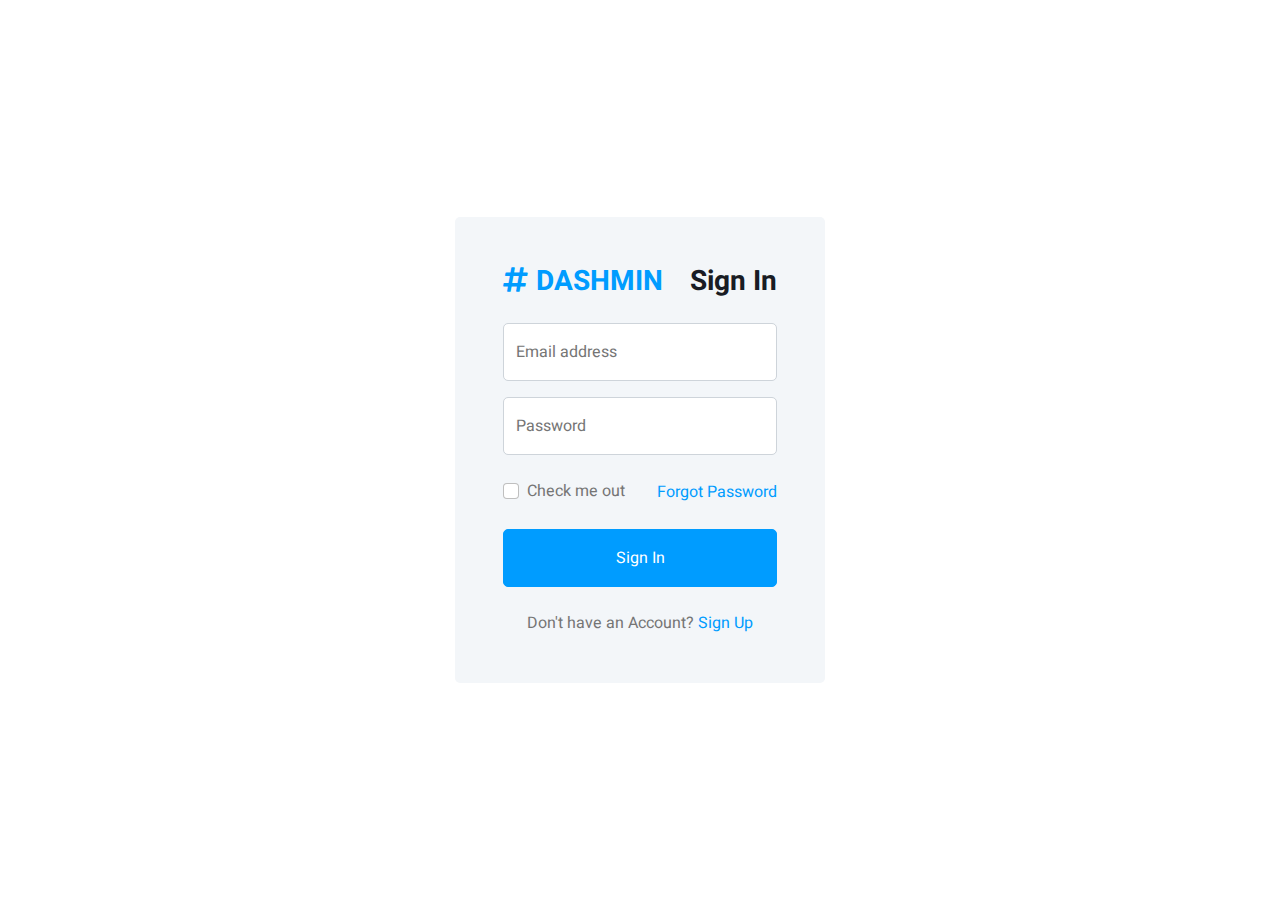
<file: masterpeiceTest/dashmin-1.0.0/signin.html>
<!DOCTYPE html>
<html lang="en">

<head>
    <meta charset="utf-8">
    <title>DASHMIN - Bootstrap Admin Template</title>
    <meta content="width=device-width, initial-scale=1.0" name="viewport">
    <meta content="" name="keywords">
    <meta content="" name="description">

    <!-- Favicon -->
    <link href="img/favicon.ico" rel="icon">

    <!-- Google Web Fonts -->
    <link rel="preconnect" href="https://fonts.googleapis.com">
    <link rel="preconnect" href="https://fonts.gstatic.com" crossorigin>
    <link href="https://fonts.googleapis.com/css2?family=Heebo:wght@400;500;600;700&display=swap" rel="stylesheet">
    
    <!-- Icon Font Stylesheet -->
    <link href="https://cdnjs.cloudflare.com/ajax/libs/font-awesome/5.10.0/css/all.min.css" rel="stylesheet">
    <link href="https://cdn.jsdelivr.net/npm/bootstrap-icons@1.4.1/font/bootstrap-icons.css" rel="stylesheet">

    <!-- Libraries Stylesheet -->
    <link href="lib/owlcarousel/assets/owl.carousel.min.css" rel="stylesheet">
    <link href="lib/tempusdominus/css/tempusdominus-bootstrap-4.min.css" rel="stylesheet" />

    <!-- Customized Bootstrap Stylesheet -->
    <link href="css/bootstrap.min.css" rel="stylesheet">

    <!-- Template Stylesheet -->
    <link href="css/style.css" rel="stylesheet">
</head>

<body>
    <div class="container-xxl position-relative bg-white d-flex p-0">
        <!-- Spinner Start -->
        <div id="spinner" class="show bg-white position-fixed translate-middle w-100 vh-100 top-50 start-50 d-flex align-items-center justify-content-center">
            <div class="spinner-border text-primary" style="width: 3rem; height: 3rem;" role="status">
                <span class="sr-only">Loading...</span>
            </div>
        </div>
        <!-- Spinner End -->


        <!-- Sign In Start -->
        <div class="container-fluid">
            <div class="row h-100 align-items-center justify-content-center" style="min-height: 100vh;">
                <div class="col-12 col-sm-8 col-md-6 col-lg-5 col-xl-4">
                    <div class="bg-light rounded p-4 p-sm-5 my-4 mx-3">
                        <div class="d-flex align-items-center justify-content-between mb-3">
                            <a href="index.html" class="">
                                <h3 class="text-primary"><i class="fa fa-hashtag me-2"></i>DASHMIN</h3>
                            </a>
                            <h3>Sign In</h3>
                        </div>
                        <div class="form-floating mb-3">
                            <input type="email" class="form-control" id="floatingInput" placeholder="name@example.com">
                            <label for="floatingInput">Email address</label>
                        </div>
                        <div class="form-floating mb-4">
                            <input type="password" class="form-control" id="floatingPassword" placeholder="Password">
                            <label for="floatingPassword">Password</label>
                        </div>
                        <div class="d-flex align-items-center justify-content-between mb-4">
                            <div class="form-check">
                                <input type="checkbox" class="form-check-input" id="exampleCheck1">
                                <label class="form-check-label" for="exampleCheck1">Check me out</label>
                            </div>
                            <a href="">Forgot Password</a>
                        </div>
                        <button type="submit" class="btn btn-primary py-3 w-100 mb-4">Sign In</button>
                        <p class="text-center mb-0">Don't have an Account? <a href="">Sign Up</a></p>
                    </div>
                </div>
            </div>
        </div>
        <!-- Sign In End -->
    </div>

    <!-- JavaScript Libraries -->
    <script src="https://code.jquery.com/jquery-3.4.1.min.js"></script>
    <script src="https://cdn.jsdelivr.net/npm/bootstrap@5.0.0/dist/js/bootstrap.bundle.min.js"></script>
    <script src="lib/chart/chart.min.js"></script>
    <script src="lib/easing/easing.min.js"></script>
    <script src="lib/waypoints/waypoints.min.js"></script>
    <script src="lib/owlcarousel/owl.carousel.min.js"></script>
    <script src="lib/tempusdominus/js/moment.min.js"></script>
    <script src="lib/tempusdominus/js/moment-timezone.min.js"></script>
    <script src="lib/tempusdominus/js/tempusdominus-bootstrap-4.min.js"></script>

    <!-- Template Javascript -->
    <script src="js/main.js"></script>
</body>

</html>
</file>
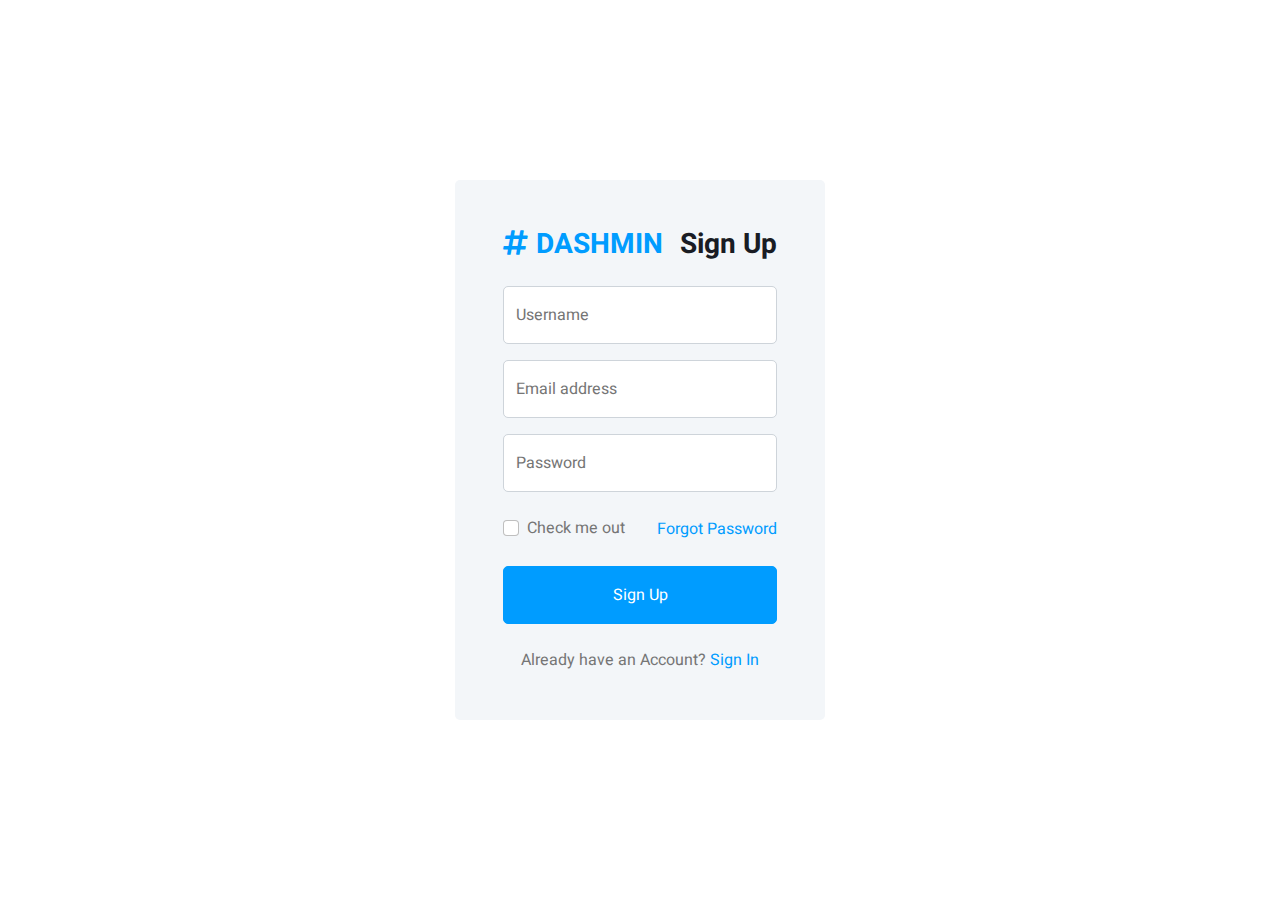
<file: masterpeiceTest/dashmin-1.0.0/signup.html>
<!DOCTYPE html>
<html lang="en">

<head>
    <meta charset="utf-8">
    <title>DASHMIN - Bootstrap Admin Template</title>
    <meta content="width=device-width, initial-scale=1.0" name="viewport">
    <meta content="" name="keywords">
    <meta content="" name="description">

    <!-- Favicon -->
    <link href="img/favicon.ico" rel="icon">

    <!-- Google Web Fonts -->
    <link rel="preconnect" href="https://fonts.googleapis.com">
    <link rel="preconnect" href="https://fonts.gstatic.com" crossorigin>
    <link href="https://fonts.googleapis.com/css2?family=Heebo:wght@400;500;600;700&display=swap" rel="stylesheet">
    
    <!-- Icon Font Stylesheet -->
    <link href="https://cdnjs.cloudflare.com/ajax/libs/font-awesome/5.10.0/css/all.min.css" rel="stylesheet">
    <link href="https://cdn.jsdelivr.net/npm/bootstrap-icons@1.4.1/font/bootstrap-icons.css" rel="stylesheet">

    <!-- Libraries Stylesheet -->
    <link href="lib/owlcarousel/assets/owl.carousel.min.css" rel="stylesheet">
    <link href="lib/tempusdominus/css/tempusdominus-bootstrap-4.min.css" rel="stylesheet" />

    <!-- Customized Bootstrap Stylesheet -->
    <link href="css/bootstrap.min.css" rel="stylesheet">

    <!-- Template Stylesheet -->
    <link href="css/style.css" rel="stylesheet">
</head>

<body>
    <div class="container-xxl position-relative bg-white d-flex p-0">
        <!-- Spinner Start -->
        <div id="spinner" class="show bg-white position-fixed translate-middle w-100 vh-100 top-50 start-50 d-flex align-items-center justify-content-center">
            <div class="spinner-border text-primary" style="width: 3rem; height: 3rem;" role="status">
                <span class="sr-only">Loading...</span>
            </div>
        </div>
        <!-- Spinner End -->


        <!-- Sign Up Start -->
        <div class="container-fluid">
            <div class="row h-100 align-items-center justify-content-center" style="min-height: 100vh;">
                <div class="col-12 col-sm-8 col-md-6 col-lg-5 col-xl-4">
                    <div class="bg-light rounded p-4 p-sm-5 my-4 mx-3">
                        <div class="d-flex align-items-center justify-content-between mb-3">
                            <a href="index.html" class="">
                                <h3 class="text-primary"><i class="fa fa-hashtag me-2"></i>DASHMIN</h3>
                            </a>
                            <h3>Sign Up</h3>
                        </div>
                        <div class="form-floating mb-3">
                            <input type="text" class="form-control" id="floatingText" placeholder="jhondoe">
                            <label for="floatingText">Username</label>
                        </div>
                        <div class="form-floating mb-3">
                            <input type="email" class="form-control" id="floatingInput" placeholder="name@example.com">
                            <label for="floatingInput">Email address</label>
                        </div>
                        <div class="form-floating mb-4">
                            <input type="password" class="form-control" id="floatingPassword" placeholder="Password">
                            <label for="floatingPassword">Password</label>
                        </div>
                        <div class="d-flex align-items-center justify-content-between mb-4">
                            <div class="form-check">
                                <input type="checkbox" class="form-check-input" id="exampleCheck1">
                                <label class="form-check-label" for="exampleCheck1">Check me out</label>
                            </div>
                            <a href="">Forgot Password</a>
                        </div>
                        <button type="submit" class="btn btn-primary py-3 w-100 mb-4">Sign Up</button>
                        <p class="text-center mb-0">Already have an Account? <a href="">Sign In</a></p>
                    </div>
                </div>
            </div>
        </div>
        <!-- Sign Up End -->
    </div>

    <!-- JavaScript Libraries -->
    <script src="https://code.jquery.com/jquery-3.4.1.min.js"></script>
    <script src="https://cdn.jsdelivr.net/npm/bootstrap@5.0.0/dist/js/bootstrap.bundle.min.js"></script>
    <script src="lib/chart/chart.min.js"></script>
    <script src="lib/easing/easing.min.js"></script>
    <script src="lib/waypoints/waypoints.min.js"></script>
    <script src="lib/owlcarousel/owl.carousel.min.js"></script>
    <script src="lib/tempusdominus/js/moment.min.js"></script>
    <script src="lib/tempusdominus/js/moment-timezone.min.js"></script>
    <script src="lib/tempusdominus/js/tempusdominus-bootstrap-4.min.js"></script>

    <!-- Template Javascript -->
    <script src="js/main.js"></script>
</body>

</html>
</file>
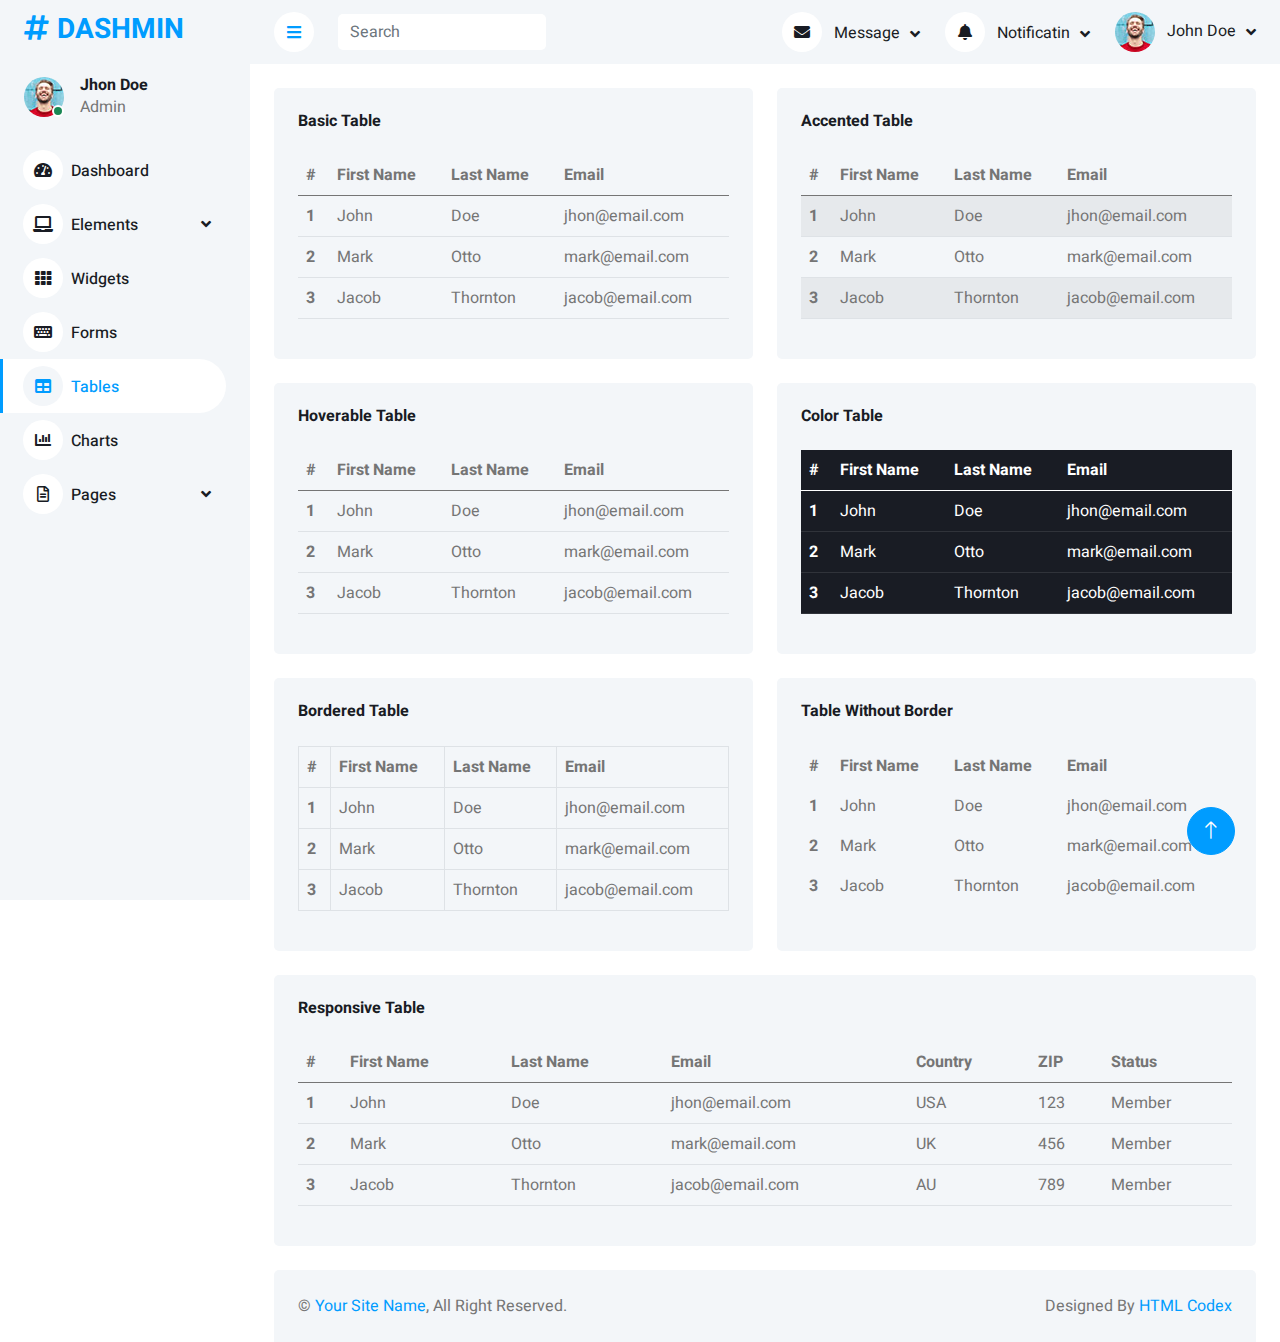
<file: masterpeiceTest/dashmin-1.0.0/table.html>
<!DOCTYPE html>
<html lang="en">

<head>
    <meta charset="utf-8">
    <title>DASHMIN - Bootstrap Admin Template</title>
    <meta content="width=device-width, initial-scale=1.0" name="viewport">
    <meta content="" name="keywords">
    <meta content="" name="description">

    <!-- Favicon -->
    <link href="img/favicon.ico" rel="icon">

    <!-- Google Web Fonts -->
    <link rel="preconnect" href="https://fonts.googleapis.com">
    <link rel="preconnect" href="https://fonts.gstatic.com" crossorigin>
    <link href="https://fonts.googleapis.com/css2?family=Heebo:wght@400;500;600;700&display=swap" rel="stylesheet">
    
    <!-- Icon Font Stylesheet -->
    <link href="https://cdnjs.cloudflare.com/ajax/libs/font-awesome/5.10.0/css/all.min.css" rel="stylesheet">
    <link href="https://cdn.jsdelivr.net/npm/bootstrap-icons@1.4.1/font/bootstrap-icons.css" rel="stylesheet">

    <!-- Libraries Stylesheet -->
    <link href="lib/owlcarousel/assets/owl.carousel.min.css" rel="stylesheet">
    <link href="lib/tempusdominus/css/tempusdominus-bootstrap-4.min.css" rel="stylesheet" />

    <!-- Customized Bootstrap Stylesheet -->
    <link href="css/bootstrap.min.css" rel="stylesheet">

    <!-- Template Stylesheet -->
    <link href="css/style.css" rel="stylesheet">
</head>

<body>
    <div class="container-xxl position-relative bg-white d-flex p-0">
        <!-- Spinner Start -->
        <div id="spinner" class="show bg-white position-fixed translate-middle w-100 vh-100 top-50 start-50 d-flex align-items-center justify-content-center">
            <div class="spinner-border text-primary" style="width: 3rem; height: 3rem;" role="status">
                <span class="sr-only">Loading...</span>
            </div>
        </div>
        <!-- Spinner End -->


        <!-- Sidebar Start -->
        <div class="sidebar pe-4 pb-3">
            <nav class="navbar bg-light navbar-light">
                <a href="index.html" class="navbar-brand mx-4 mb-3">
                    <h3 class="text-primary"><i class="fa fa-hashtag me-2"></i>DASHMIN</h3>
                </a>
                <div class="d-flex align-items-center ms-4 mb-4">
                    <div class="position-relative">
                        <img class="rounded-circle" src="img/user.jpg" alt="" style="width: 40px; height: 40px;">
                        <div class="bg-success rounded-circle border border-2 border-white position-absolute end-0 bottom-0 p-1"></div>
                    </div>
                    <div class="ms-3">
                        <h6 class="mb-0">Jhon Doe</h6>
                        <span>Admin</span>
                    </div>
                </div>
                <div class="navbar-nav w-100">
                    <a href="index.html" class="nav-item nav-link"><i class="fa fa-tachometer-alt me-2"></i>Dashboard</a>
                    <div class="nav-item dropdown">
                        <a href="#" class="nav-link dropdown-toggle" data-bs-toggle="dropdown"><i class="fa fa-laptop me-2"></i>Elements</a>
                        <div class="dropdown-menu bg-transparent border-0">
                            <a href="button.html" class="dropdown-item">Buttons</a>
                            <a href="typography.html" class="dropdown-item">Typography</a>
                            <a href="element.html" class="dropdown-item">Other Elements</a>
                        </div>
                    </div>
                    <a href="widget.html" class="nav-item nav-link"><i class="fa fa-th me-2"></i>Widgets</a>
                    <a href="form.html" class="nav-item nav-link"><i class="fa fa-keyboard me-2"></i>Forms</a>
                    <a href="table.html" class="nav-item nav-link active"><i class="fa fa-table me-2"></i>Tables</a>
                    <a href="chart.html" class="nav-item nav-link"><i class="fa fa-chart-bar me-2"></i>Charts</a>
                    <div class="nav-item dropdown">
                        <a href="#" class="nav-link dropdown-toggle" data-bs-toggle="dropdown"><i class="far fa-file-alt me-2"></i>Pages</a>
                        <div class="dropdown-menu bg-transparent border-0">
                            <a href="signin.html" class="dropdown-item">Sign In</a>
                            <a href="signup.html" class="dropdown-item">Sign Up</a>
                            <a href="404.html" class="dropdown-item">404 Error</a>
                            <a href="blank.html" class="dropdown-item">Blank Page</a>
                        </div>
                    </div>
                </div>
            </nav>
        </div>
        <!-- Sidebar End -->


        <!-- Content Start -->
        <div class="content">
            <!-- Navbar Start -->
            <nav class="navbar navbar-expand bg-light navbar-light sticky-top px-4 py-0">
                <a href="index.html" class="navbar-brand d-flex d-lg-none me-4">
                    <h2 class="text-primary mb-0"><i class="fa fa-hashtag"></i></h2>
                </a>
                <a href="#" class="sidebar-toggler flex-shrink-0">
                    <i class="fa fa-bars"></i>
                </a>
                <form class="d-none d-md-flex ms-4">
                    <input class="form-control border-0" type="search" placeholder="Search">
                </form>
                <div class="navbar-nav align-items-center ms-auto">
                    <div class="nav-item dropdown">
                        <a href="#" class="nav-link dropdown-toggle" data-bs-toggle="dropdown">
                            <i class="fa fa-envelope me-lg-2"></i>
                            <span class="d-none d-lg-inline-flex">Message</span>
                        </a>
                        <div class="dropdown-menu dropdown-menu-end bg-light border-0 rounded-0 rounded-bottom m-0">
                            <a href="#" class="dropdown-item">
                                <div class="d-flex align-items-center">
                                    <img class="rounded-circle" src="img/user.jpg" alt="" style="width: 40px; height: 40px;">
                                    <div class="ms-2">
                                        <h6 class="fw-normal mb-0">Jhon send you a message</h6>
                                        <small>15 minutes ago</small>
                                    </div>
                                </div>
                            </a>
                            <hr class="dropdown-divider">
                            <a href="#" class="dropdown-item">
                                <div class="d-flex align-items-center">
                                    <img class="rounded-circle" src="img/user.jpg" alt="" style="width: 40px; height: 40px;">
                                    <div class="ms-2">
                                        <h6 class="fw-normal mb-0">Jhon send you a message</h6>
                                        <small>15 minutes ago</small>
                                    </div>
                                </div>
                            </a>
                            <hr class="dropdown-divider">
                            <a href="#" class="dropdown-item">
                                <div class="d-flex align-items-center">
                                    <img class="rounded-circle" src="img/user.jpg" alt="" style="width: 40px; height: 40px;">
                                    <div class="ms-2">
                                        <h6 class="fw-normal mb-0">Jhon send you a message</h6>
                                        <small>15 minutes ago</small>
                                    </div>
                                </div>
                            </a>
                            <hr class="dropdown-divider">
                            <a href="#" class="dropdown-item text-center">See all message</a>
                        </div>
                    </div>
                    <div class="nav-item dropdown">
                        <a href="#" class="nav-link dropdown-toggle" data-bs-toggle="dropdown">
                            <i class="fa fa-bell me-lg-2"></i>
                            <span class="d-none d-lg-inline-flex">Notificatin</span>
                        </a>
                        <div class="dropdown-menu dropdown-menu-end bg-light border-0 rounded-0 rounded-bottom m-0">
                            <a href="#" class="dropdown-item">
                                <h6 class="fw-normal mb-0">Profile updated</h6>
                                <small>15 minutes ago</small>
                            </a>
                            <hr class="dropdown-divider">
                            <a href="#" class="dropdown-item">
                                <h6 class="fw-normal mb-0">New user added</h6>
                                <small>15 minutes ago</small>
                            </a>
                            <hr class="dropdown-divider">
                            <a href="#" class="dropdown-item">
                                <h6 class="fw-normal mb-0">Password changed</h6>
                                <small>15 minutes ago</small>
                            </a>
                            <hr class="dropdown-divider">
                            <a href="#" class="dropdown-item text-center">See all notifications</a>
                        </div>
                    </div>
                    <div class="nav-item dropdown">
                        <a href="#" class="nav-link dropdown-toggle" data-bs-toggle="dropdown">
                            <img class="rounded-circle me-lg-2" src="img/user.jpg" alt="" style="width: 40px; height: 40px;">
                            <span class="d-none d-lg-inline-flex">John Doe</span>
                        </a>
                        <div class="dropdown-menu dropdown-menu-end bg-light border-0 rounded-0 rounded-bottom m-0">
                            <a href="#" class="dropdown-item">My Profile</a>
                            <a href="#" class="dropdown-item">Settings</a>
                            <a href="#" class="dropdown-item">Log Out</a>
                        </div>
                    </div>
                </div>
            </nav>
            <!-- Navbar End -->


            <!-- Table Start -->
            <div class="container-fluid pt-4 px-4">
                <div class="row g-4">
                    <div class="col-sm-12 col-xl-6">
                        <div class="bg-light rounded h-100 p-4">
                            <h6 class="mb-4">Basic Table</h6>
                            <table class="table">
                                <thead>
                                    <tr>
                                        <th scope="col">#</th>
                                        <th scope="col">First Name</th>
                                        <th scope="col">Last Name</th>
                                        <th scope="col">Email</th>
                                    </tr>
                                </thead>
                                <tbody>
                                    <tr>
                                        <th scope="row">1</th>
                                        <td>John</td>
                                        <td>Doe</td>
                                        <td>jhon@email.com</td>
                                    </tr>
                                    <tr>
                                        <th scope="row">2</th>
                                        <td>Mark</td>
                                        <td>Otto</td>
                                        <td>mark@email.com</td>
                                    </tr>
                                    <tr>
                                        <th scope="row">3</th>
                                        <td>Jacob</td>
                                        <td>Thornton</td>
                                        <td>jacob@email.com</td>
                                    </tr>
                                </tbody>
                            </table>
                        </div>
                    </div>
                    <div class="col-sm-12 col-xl-6">
                        <div class="bg-light rounded h-100 p-4">
                            <h6 class="mb-4">Accented Table</h6>
                            <table class="table table-striped">
                                <thead>
                                    <tr>
                                        <th scope="col">#</th>
                                        <th scope="col">First Name</th>
                                        <th scope="col">Last Name</th>
                                        <th scope="col">Email</th>
                                    </tr>
                                </thead>
                                <tbody>
                                    <tr>
                                        <th scope="row">1</th>
                                        <td>John</td>
                                        <td>Doe</td>
                                        <td>jhon@email.com</td>
                                    </tr>
                                    <tr>
                                        <th scope="row">2</th>
                                        <td>Mark</td>
                                        <td>Otto</td>
                                        <td>mark@email.com</td>
                                    </tr>
                                    <tr>
                                        <th scope="row">3</th>
                                        <td>Jacob</td>
                                        <td>Thornton</td>
                                        <td>jacob@email.com</td>
                                    </tr>
                                </tbody>
                            </table>
                        </div>
                    </div>
                    <div class="col-sm-12 col-xl-6">
                        <div class="bg-light rounded h-100 p-4">
                            <h6 class="mb-4">Hoverable Table</h6>
                            <table class="table table-hover">
                                <thead>
                                    <tr>
                                        <th scope="col">#</th>
                                        <th scope="col">First Name</th>
                                        <th scope="col">Last Name</th>
                                        <th scope="col">Email</th>
                                    </tr>
                                </thead>
                                <tbody>
                                    <tr>
                                        <th scope="row">1</th>
                                        <td>John</td>
                                        <td>Doe</td>
                                        <td>jhon@email.com</td>
                                    </tr>
                                    <tr>
                                        <th scope="row">2</th>
                                        <td>Mark</td>
                                        <td>Otto</td>
                                        <td>mark@email.com</td>
                                    </tr>
                                    <tr>
                                        <th scope="row">3</th>
                                        <td>Jacob</td>
                                        <td>Thornton</td>
                                        <td>jacob@email.com</td>
                                    </tr>
                                </tbody>
                            </table>
                        </div>
                    </div>
                    <div class="col-sm-12 col-xl-6">
                        <div class="bg-light rounded h-100 p-4">
                            <h6 class="mb-4">Color Table</h6>
                            <table class="table table-dark">
                                <thead>
                                    <tr>
                                        <th scope="col">#</th>
                                        <th scope="col">First Name</th>
                                        <th scope="col">Last Name</th>
                                        <th scope="col">Email</th>
                                    </tr>
                                </thead>
                                <tbody>
                                    <tr>
                                        <th scope="row">1</th>
                                        <td>John</td>
                                        <td>Doe</td>
                                        <td>jhon@email.com</td>
                                    </tr>
                                    <tr>
                                        <th scope="row">2</th>
                                        <td>Mark</td>
                                        <td>Otto</td>
                                        <td>mark@email.com</td>
                                    </tr>
                                    <tr>
                                        <th scope="row">3</th>
                                        <td>Jacob</td>
                                        <td>Thornton</td>
                                        <td>jacob@email.com</td>
                                    </tr>
                                </tbody>
                            </table>
                        </div>
                    </div>
                    <div class="col-sm-12 col-xl-6">
                        <div class="bg-light rounded h-100 p-4">
                            <h6 class="mb-4">Bordered Table</h6>
                            <table class="table table-bordered">
                                <thead>
                                    <tr>
                                        <th scope="col">#</th>
                                        <th scope="col">First Name</th>
                                        <th scope="col">Last Name</th>
                                        <th scope="col">Email</th>
                                    </tr>
                                </thead>
                                <tbody>
                                    <tr>
                                        <th scope="row">1</th>
                                        <td>John</td>
                                        <td>Doe</td>
                                        <td>jhon@email.com</td>
                                    </tr>
                                    <tr>
                                        <th scope="row">2</th>
                                        <td>Mark</td>
                                        <td>Otto</td>
                                        <td>mark@email.com</td>
                                    </tr>
                                    <tr>
                                        <th scope="row">3</th>
                                        <td>Jacob</td>
                                        <td>Thornton</td>
                                        <td>jacob@email.com</td>
                                    </tr>
                                </tbody>
                            </table>
                        </div>
                    </div>
                    <div class="col-sm-12 col-xl-6">
                        <div class="bg-light rounded h-100 p-4">
                            <h6 class="mb-4">Table Without Border</h6>
                            <table class="table table-borderless">
                                <thead>
                                    <tr>
                                        <th scope="col">#</th>
                                        <th scope="col">First Name</th>
                                        <th scope="col">Last Name</th>
                                        <th scope="col">Email</th>
                                    </tr>
                                </thead>
                                <tbody>
                                    <tr>
                                        <th scope="row">1</th>
                                        <td>John</td>
                                        <td>Doe</td>
                                        <td>jhon@email.com</td>
                                    </tr>
                                    <tr>
                                        <th scope="row">2</th>
                                        <td>Mark</td>
                                        <td>Otto</td>
                                        <td>mark@email.com</td>
                                    </tr>
                                    <tr>
                                        <th scope="row">3</th>
                                        <td>Jacob</td>
                                        <td>Thornton</td>
                                        <td>jacob@email.com</td>
                                    </tr>
                                </tbody>
                            </table>
                        </div>
                    </div>
                    <div class="col-12">
                        <div class="bg-light rounded h-100 p-4">
                            <h6 class="mb-4">Responsive Table</h6>
                            <div class="table-responsive">
                                <table class="table">
                                    <thead>
                                        <tr>
                                            <th scope="col">#</th>
                                            <th scope="col">First Name</th>
                                            <th scope="col">Last Name</th>
                                            <th scope="col">Email</th>
                                            <th scope="col">Country</th>
                                            <th scope="col">ZIP</th>
                                            <th scope="col">Status</th>
                                        </tr>
                                    </thead>
                                    <tbody>
                                        <tr>
                                            <th scope="row">1</th>
                                            <td>John</td>
                                            <td>Doe</td>
                                            <td>jhon@email.com</td>
                                            <td>USA</td>
                                            <td>123</td>
                                            <td>Member</td>
                                        </tr>
                                        <tr>
                                            <th scope="row">2</th>
                                            <td>Mark</td>
                                            <td>Otto</td>
                                            <td>mark@email.com</td>
                                            <td>UK</td>
                                            <td>456</td>
                                            <td>Member</td>
                                        </tr>
                                        <tr>
                                            <th scope="row">3</th>
                                            <td>Jacob</td>
                                            <td>Thornton</td>
                                            <td>jacob@email.com</td>
                                            <td>AU</td>
                                            <td>789</td>
                                            <td>Member</td>
                                        </tr>
                                    </tbody>
                                </table>
                            </div>
                        </div>
                    </div>
                </div>
            </div>
            <!-- Table End -->


            <!-- Footer Start -->
            <div class="container-fluid pt-4 px-4">
                <div class="bg-light rounded-top p-4">
                    <div class="row">
                        <div class="col-12 col-sm-6 text-center text-sm-start">
                            &copy; <a href="#">Your Site Name</a>, All Right Reserved. 
                        </div>
                        <div class="col-12 col-sm-6 text-center text-sm-end">
                            <!--/*** This template is free as long as you keep the footer author’s credit link/attribution link/backlink. If you'd like to use the template without the footer author’s credit link/attribution link/backlink, you can purchase the Credit Removal License from "https://htmlcodex.com/credit-removal". Thank you for your support. ***/-->
                            Designed By <a href="https://htmlcodex.com">HTML Codex</a>
                        </div>
                    </div>
                </div>
            </div>
            <!-- Footer End -->
        </div>
        <!-- Content End -->


        <!-- Back to Top -->
        <a href="#" class="btn btn-lg btn-primary btn-lg-square back-to-top"><i class="bi bi-arrow-up"></i></a>
    </div>

    <!-- JavaScript Libraries -->
    <script src="https://code.jquery.com/jquery-3.4.1.min.js"></script>
    <script src="https://cdn.jsdelivr.net/npm/bootstrap@5.0.0/dist/js/bootstrap.bundle.min.js"></script>
    <script src="lib/chart/chart.min.js"></script>
    <script src="lib/easing/easing.min.js"></script>
    <script src="lib/waypoints/waypoints.min.js"></script>
    <script src="lib/owlcarousel/owl.carousel.min.js"></script>
    <script src="lib/tempusdominus/js/moment.min.js"></script>
    <script src="lib/tempusdominus/js/moment-timezone.min.js"></script>
    <script src="lib/tempusdominus/js/tempusdominus-bootstrap-4.min.js"></script>

    <!-- Template Javascript -->
    <script src="js/main.js"></script>
</body>

</html>
</file>
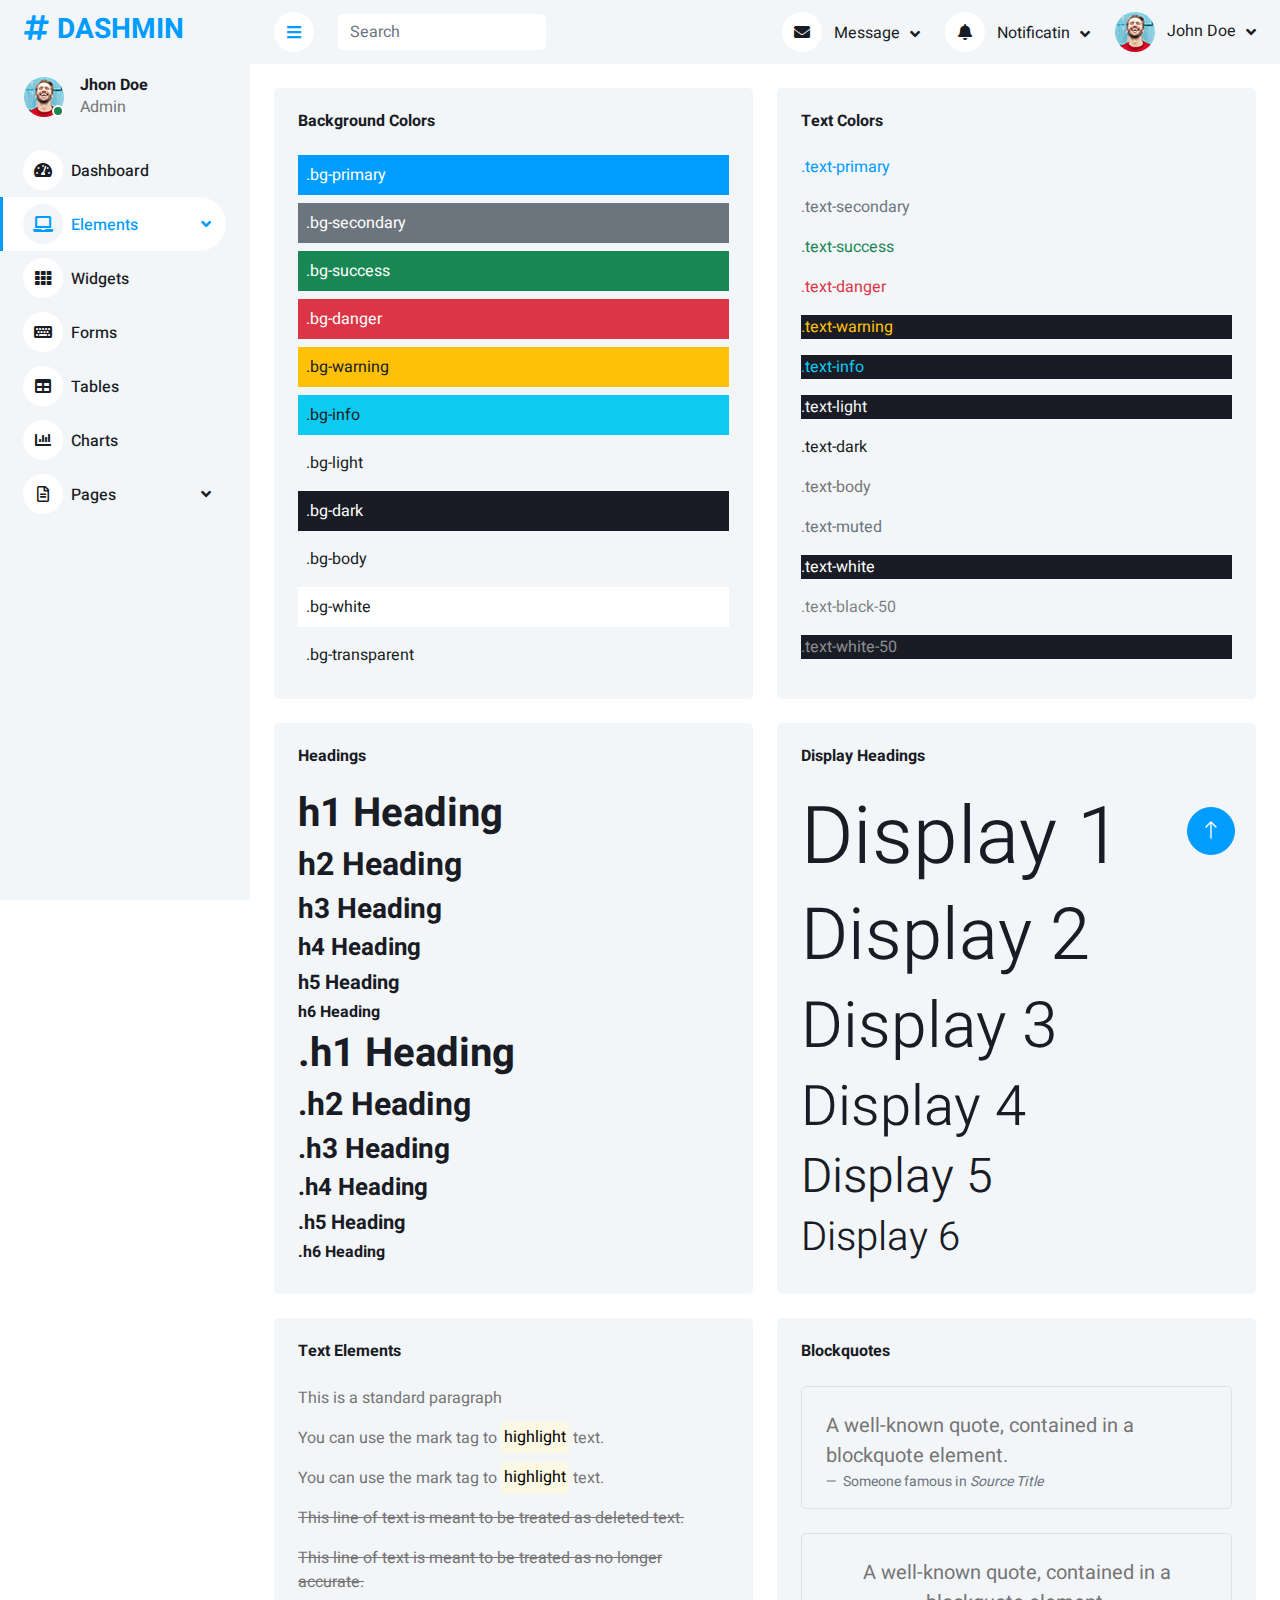
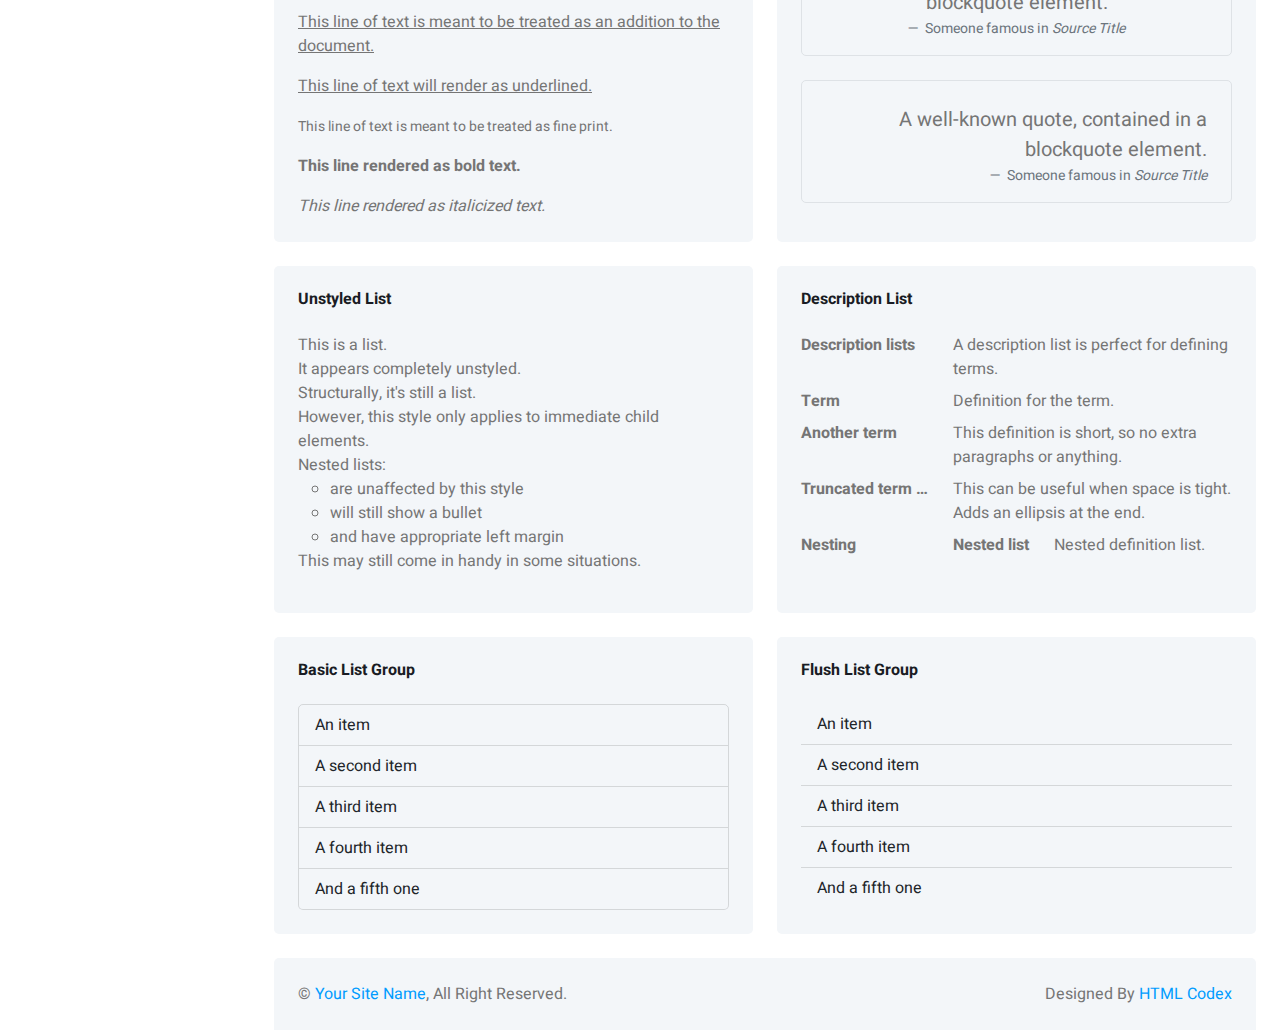
<file: masterpeiceTest/dashmin-1.0.0/typography.html>
<!DOCTYPE html>
<html lang="en">

<head>
    <meta charset="utf-8">
    <title>DASHMIN - Bootstrap Admin Template</title>
    <meta content="width=device-width, initial-scale=1.0" name="viewport">
    <meta content="" name="keywords">
    <meta content="" name="description">

    <!-- Favicon -->
    <link href="img/favicon.ico" rel="icon">

    <!-- Google Web Fonts -->
    <link rel="preconnect" href="https://fonts.googleapis.com">
    <link rel="preconnect" href="https://fonts.gstatic.com" crossorigin>
    <link href="https://fonts.googleapis.com/css2?family=Heebo:wght@400;500;600;700&display=swap" rel="stylesheet">
    
    <!-- Icon Font Stylesheet -->
    <link href="https://cdnjs.cloudflare.com/ajax/libs/font-awesome/5.10.0/css/all.min.css" rel="stylesheet">
    <link href="https://cdn.jsdelivr.net/npm/bootstrap-icons@1.4.1/font/bootstrap-icons.css" rel="stylesheet">

    <!-- Libraries Stylesheet -->
    <link href="lib/owlcarousel/assets/owl.carousel.min.css" rel="stylesheet">
    <link href="lib/tempusdominus/css/tempusdominus-bootstrap-4.min.css" rel="stylesheet" />

    <!-- Customized Bootstrap Stylesheet -->
    <link href="css/bootstrap.min.css" rel="stylesheet">

    <!-- Template Stylesheet -->
    <link href="css/style.css" rel="stylesheet">
</head>

<body>
    <div class="container-xxl position-relative bg-white d-flex p-0">
        <!-- Spinner Start -->
        <div id="spinner" class="show bg-white position-fixed translate-middle w-100 vh-100 top-50 start-50 d-flex align-items-center justify-content-center">
            <div class="spinner-border text-primary" style="width: 3rem; height: 3rem;" role="status">
                <span class="sr-only">Loading...</span>
            </div>
        </div>
        <!-- Spinner End -->


        <!-- Sidebar Start -->
        <div class="sidebar pe-4 pb-3">
            <nav class="navbar bg-light navbar-light">
                <a href="index.html" class="navbar-brand mx-4 mb-3">
                    <h3 class="text-primary"><i class="fa fa-hashtag me-2"></i>DASHMIN</h3>
                </a>
                <div class="d-flex align-items-center ms-4 mb-4">
                    <div class="position-relative">
                        <img class="rounded-circle" src="img/user.jpg" alt="" style="width: 40px; height: 40px;">
                        <div class="bg-success rounded-circle border border-2 border-white position-absolute end-0 bottom-0 p-1"></div>
                    </div>
                    <div class="ms-3">
                        <h6 class="mb-0">Jhon Doe</h6>
                        <span>Admin</span>
                    </div>
                </div>
                <div class="navbar-nav w-100">
                    <a href="index.html" class="nav-item nav-link"><i class="fa fa-tachometer-alt me-2"></i>Dashboard</a>
                    <div class="nav-item dropdown">
                        <a href="#" class="nav-link dropdown-toggle active" data-bs-toggle="dropdown"><i class="fa fa-laptop me-2"></i>Elements</a>
                        <div class="dropdown-menu bg-transparent border-0">
                            <a href="button.html" class="dropdown-item">Buttons</a>
                            <a href="typography.html" class="dropdown-item active">Typography</a>
                            <a href="element.html" class="dropdown-item">Other Elements</a>
                        </div>
                    </div>
                    <a href="widget.html" class="nav-item nav-link"><i class="fa fa-th me-2"></i>Widgets</a>
                    <a href="form.html" class="nav-item nav-link"><i class="fa fa-keyboard me-2"></i>Forms</a>
                    <a href="table.html" class="nav-item nav-link"><i class="fa fa-table me-2"></i>Tables</a>
                    <a href="chart.html" class="nav-item nav-link"><i class="fa fa-chart-bar me-2"></i>Charts</a>
                    <div class="nav-item dropdown">
                        <a href="#" class="nav-link dropdown-toggle" data-bs-toggle="dropdown"><i class="far fa-file-alt me-2"></i>Pages</a>
                        <div class="dropdown-menu bg-transparent border-0">
                            <a href="signin.html" class="dropdown-item">Sign In</a>
                            <a href="signup.html" class="dropdown-item">Sign Up</a>
                            <a href="404.html" class="dropdown-item">404 Error</a>
                            <a href="blank.html" class="dropdown-item">Blank Page</a>
                        </div>
                    </div>
                </div>
            </nav>
        </div>
        <!-- Sidebar End -->


        <!-- Content Start -->
        <div class="content">
            <!-- Navbar Start -->
            <nav class="navbar navbar-expand bg-light navbar-light sticky-top px-4 py-0">
                <a href="index.html" class="navbar-brand d-flex d-lg-none me-4">
                    <h2 class="text-primary mb-0"><i class="fa fa-hashtag"></i></h2>
                </a>
                <a href="#" class="sidebar-toggler flex-shrink-0">
                    <i class="fa fa-bars"></i>
                </a>
                <form class="d-none d-md-flex ms-4">
                    <input class="form-control border-0" type="search" placeholder="Search">
                </form>
                <div class="navbar-nav align-items-center ms-auto">
                    <div class="nav-item dropdown">
                        <a href="#" class="nav-link dropdown-toggle" data-bs-toggle="dropdown">
                            <i class="fa fa-envelope me-lg-2"></i>
                            <span class="d-none d-lg-inline-flex">Message</span>
                        </a>
                        <div class="dropdown-menu dropdown-menu-end bg-light border-0 rounded-0 rounded-bottom m-0">
                            <a href="#" class="dropdown-item">
                                <div class="d-flex align-items-center">
                                    <img class="rounded-circle" src="img/user.jpg" alt="" style="width: 40px; height: 40px;">
                                    <div class="ms-2">
                                        <h6 class="fw-normal mb-0">Jhon send you a message</h6>
                                        <small>15 minutes ago</small>
                                    </div>
                                </div>
                            </a>
                            <hr class="dropdown-divider">
                            <a href="#" class="dropdown-item">
                                <div class="d-flex align-items-center">
                                    <img class="rounded-circle" src="img/user.jpg" alt="" style="width: 40px; height: 40px;">
                                    <div class="ms-2">
                                        <h6 class="fw-normal mb-0">Jhon send you a message</h6>
                                        <small>15 minutes ago</small>
                                    </div>
                                </div>
                            </a>
                            <hr class="dropdown-divider">
                            <a href="#" class="dropdown-item">
                                <div class="d-flex align-items-center">
                                    <img class="rounded-circle" src="img/user.jpg" alt="" style="width: 40px; height: 40px;">
                                    <div class="ms-2">
                                        <h6 class="fw-normal mb-0">Jhon send you a message</h6>
                                        <small>15 minutes ago</small>
                                    </div>
                                </div>
                            </a>
                            <hr class="dropdown-divider">
                            <a href="#" class="dropdown-item text-center">See all message</a>
                        </div>
                    </div>
                    <div class="nav-item dropdown">
                        <a href="#" class="nav-link dropdown-toggle" data-bs-toggle="dropdown">
                            <i class="fa fa-bell me-lg-2"></i>
                            <span class="d-none d-lg-inline-flex">Notificatin</span>
                        </a>
                        <div class="dropdown-menu dropdown-menu-end bg-light border-0 rounded-0 rounded-bottom m-0">
                            <a href="#" class="dropdown-item">
                                <h6 class="fw-normal mb-0">Profile updated</h6>
                                <small>15 minutes ago</small>
                            </a>
                            <hr class="dropdown-divider">
                            <a href="#" class="dropdown-item">
                                <h6 class="fw-normal mb-0">New user added</h6>
                                <small>15 minutes ago</small>
                            </a>
                            <hr class="dropdown-divider">
                            <a href="#" class="dropdown-item">
                                <h6 class="fw-normal mb-0">Password changed</h6>
                                <small>15 minutes ago</small>
                            </a>
                            <hr class="dropdown-divider">
                            <a href="#" class="dropdown-item text-center">See all notifications</a>
                        </div>
                    </div>
                    <div class="nav-item dropdown">
                        <a href="#" class="nav-link dropdown-toggle" data-bs-toggle="dropdown">
                            <img class="rounded-circle me-lg-2" src="img/user.jpg" alt="" style="width: 40px; height: 40px;">
                            <span class="d-none d-lg-inline-flex">John Doe</span>
                        </a>
                        <div class="dropdown-menu dropdown-menu-end bg-light border-0 rounded-0 rounded-bottom m-0">
                            <a href="#" class="dropdown-item">My Profile</a>
                            <a href="#" class="dropdown-item">Settings</a>
                            <a href="#" class="dropdown-item">Log Out</a>
                        </div>
                    </div>
                </div>
            </nav>
            <!-- Navbar End -->


            <!-- Typography Start -->
            <div class="container-fluid pt-4 px-4">
                <div class="row g-4">
                    <div class="col-sm-12 col-xl-6">
                        <div class="bg-light rounded h-100 p-4">
                            <h6 class="mb-4">Background Colors</h6>
                            <div class="p-2 mb-2 bg-primary text-white">.bg-primary</div>
                            <div class="p-2 mb-2 bg-secondary text-white">.bg-secondary</div>
                            <div class="p-2 mb-2 bg-success text-white">.bg-success</div>
                            <div class="p-2 mb-2 bg-danger text-white">.bg-danger</div>
                            <div class="p-2 mb-2 bg-warning text-dark">.bg-warning</div>
                            <div class="p-2 mb-2 bg-info text-dark">.bg-info</div>
                            <div class="p-2 mb-2 bg-light text-dark">.bg-light</div>
                            <div class="p-2 mb-2 bg-dark text-white">.bg-dark</div>
                            <div class="p-2 mb-2 bg-body text-dark">.bg-body</div>
                            <div class="p-2 mb-2 bg-white text-dark">.bg-white</div>
                            <div class="p-2 mb-0 bg-transparent text-dark">.bg-transparent</div>
                        </div>
                    </div>
                    <div class="col-sm-12 col-xl-6">
                        <div class="bg-light rounded h-100 p-4">
                            <h6 class="mb-4">Text Colors</h6>
                            <p class="text-primary">.text-primary</p>
                            <p class="text-secondary">.text-secondary</p>
                            <p class="text-success">.text-success</p>
                            <p class="text-danger">.text-danger</p>
                            <p class="text-warning bg-dark">.text-warning</p>
                            <p class="text-info bg-dark">.text-info</p>
                            <p class="text-light bg-dark">.text-light</p>
                            <p class="text-dark">.text-dark</p>
                            <p class="text-body">.text-body</p>
                            <p class="text-muted">.text-muted</p>
                            <p class="text-white bg-dark">.text-white</p>
                            <p class="text-black-50">.text-black-50</p>
                            <p class="text-white-50 bg-dark mb-0">.text-white-50</p>
                        </div>
                    </div>
                    <div class="col-sm-12 col-xl-6">
                        <div class="bg-light rounded h-100 p-4">
                            <h6 class="mb-4">Headings</h6>
                            <h1>h1 Heading</h1>
                            <h2>h2 Heading</h2>
                            <h3>h3 Heading</h3>
                            <h4>h4 Heading</h4>
                            <h5>h5 Heading</h5>
                            <h6>h6 Heading</h6>
                            <p class="h1">.h1 Heading</p>
                            <p class="h2">.h2 Heading</p>
                            <p class="h3">.h3 Heading</p>
                            <p class="h4">.h4 Heading</p>
                            <p class="h5">.h5 Heading</p>
                            <p class="h6">.h6 Heading</p>
                        </div>
                    </div>
                    <div class="col-sm-12 col-xl-6">
                        <div class="bg-light rounded h-100 p-4">
                            <h6 class="mb-4">Display Headings</h6>
                            <h1 class="display-1">Display 1</h1>
                            <h1 class="display-2">Display 2</h1>
                            <h1 class="display-3">Display 3</h1>
                            <h1 class="display-4">Display 4</h1>
                            <h1 class="display-5">Display 5</h1>
                            <h1 class="display-6 mb-0">Display 6</h1>
                        </div>
                    </div>
                    <div class="col-sm-12 col-xl-6">
                        <div class="bg-light rounded h-100 p-4">
                            <h6 class="mb-4">Text Elements</h6>
                            <p>This is a standard paragraph</p>
                            <p>You can use the mark tag to <mark>highlight</mark> text.</p>
                            <p>You can use the mark tag to <mark>highlight</mark> text.</p>
                            <p><del>This line of text is meant to be treated as deleted text.</del></p>
                            <p><s>This line of text is meant to be treated as no longer accurate.</s></p>
                            <p><ins>This line of text is meant to be treated as an addition to the document.</ins></p>
                            <p><u>This line of text will render as underlined.</u></p>
                            <p><small>This line of text is meant to be treated as fine print.</small></p>
                            <p><strong>This line rendered as bold text.</strong></p>
                            <p class="mb-0"><em>This line rendered as italicized text.</em></p>
                        </div>
                    </div>
                    <div class="col-sm-12 col-xl-6">
                        <div class="bg-light rounded h-100 p-4">
                            <h6 class="mb-4">Blockquotes</h6>
                            <div class="border rounded p-4 pb-0 mb-4">
                                <figure>
                                    <blockquote class="blockquote">
                                        <p>A well-known quote, contained in a blockquote element.</p>
                                    </blockquote>
                                    <figcaption class="blockquote-footer">
                                        Someone famous in <cite title="Source Title">Source Title</cite>
                                    </figcaption>
                                </figure>
                            </div>
                            <div class="border rounded p-4 pb-0 mb-4">
                                <figure class="text-center">
                                    <blockquote class="blockquote">
                                        <p>A well-known quote, contained in a blockquote element.</p>
                                    </blockquote>
                                    <figcaption class="blockquote-footer">
                                        Someone famous in <cite title="Source Title">Source Title</cite>
                                    </figcaption>
                                </figure>
                            </div>
                            <div class="border rounded p-4 pb-0 mb-0">
                                <figure class="text-end">
                                    <blockquote class="blockquote">
                                        <p>A well-known quote, contained in a blockquote element.</p>
                                    </blockquote>
                                    <figcaption class="blockquote-footer">
                                        Someone famous in <cite title="Source Title">Source Title</cite>
                                    </figcaption>
                                </figure>
                            </div>
                        </div>
                    </div>
                    <div class="col-sm-12 col-xl-6">
                        <div class="bg-light rounded h-100 p-4">
                            <h6 class="mb-4">Unstyled List</h6>
                            <ul class="list-unstyled mb-0">
                                <li>This is a list.</li>
                                <li>It appears completely unstyled.</li>
                                <li>Structurally, it's still a list.</li>
                                <li>However, this style only applies to immediate child elements.</li>
                                <li>Nested lists:
                                    <ul>
                                        <li>are unaffected by this style</li>
                                        <li>will still show a bullet</li>
                                        <li>and have appropriate left margin</li>
                                    </ul>
                                </li>
                                <li>This may still come in handy in some situations.</li>
                            </ul>
                        </div>
                    </div>
                    <div class="col-sm-12 col-xl-6">
                        <div class="bg-light rounded h-100 p-4">
                            <h6 class="mb-4">Description List</h6>
                            <dl class="row mb-0">
                                <dt class="col-sm-4">Description lists</dt>
                                <dd class="col-sm-8">A description list is perfect for defining terms.</dd>

                                <dt class="col-sm-4">Term</dt>
                                <dd class="col-sm-8">Definition for the term.</dd>

                                <dt class="col-sm-4">Another term</dt>
                                <dd class="col-sm-8">This definition is short, so no extra paragraphs or anything.</dd>

                                <dt class="col-sm-4 text-truncate">Truncated term is truncated</dt>
                                <dd class="col-sm-8">This can be useful when space is tight. Adds an ellipsis at the
                                    end.</dd>

                                <dt class="col-sm-4">Nesting</dt>
                                <dd class="col-sm-8">
                                    <dl class="row">
                                        <dt class="col-sm-4">Nested list</dt>
                                        <dd class="col-sm-8">Nested definition list.</dd>
                                    </dl>
                                </dd>
                            </dl>
                        </div>
                    </div>
                    <div class="col-sm-12 col-xl-6">
                        <div class="bg-light rounded h-100 p-4">
                            <h6 class="mb-4">Basic List Group</h6>
                            <ul class="list-group">
                                <li class="list-group-item bg-transparent">An item</li>
                                <li class="list-group-item bg-transparent">A second item</li>
                                <li class="list-group-item bg-transparent">A third item</li>
                                <li class="list-group-item bg-transparent">A fourth item</li>
                                <li class="list-group-item bg-transparent">And a fifth one</li>
                            </ul>
                        </div>
                    </div>
                    <div class="col-sm-12 col-xl-6">
                        <div class="bg-light rounded h-100 p-4">
                            <h6 class="mb-4">Flush List Group</h6>
                            <ul class="list-group list-group-flush">
                                <li class="list-group-item bg-transparent">An item</li>
                                <li class="list-group-item bg-transparent">A second item</li>
                                <li class="list-group-item bg-transparent">A third item</li>
                                <li class="list-group-item bg-transparent">A fourth item</li>
                                <li class="list-group-item bg-transparent">And a fifth one</li>
                            </ul>
                        </div>
                    </div>
                </div>
            </div>
            <!-- Typography End -->


            <!-- Footer Start -->
            <div class="container-fluid pt-4 px-4">
                <div class="bg-light rounded-top p-4">
                    <div class="row">
                        <div class="col-12 col-sm-6 text-center text-sm-start">
                            &copy; <a href="#">Your Site Name</a>, All Right Reserved. 
                        </div>
                        <div class="col-12 col-sm-6 text-center text-sm-end">
                            <!--/*** This template is free as long as you keep the footer author’s credit link/attribution link/backlink. If you'd like to use the template without the footer author’s credit link/attribution link/backlink, you can purchase the Credit Removal License from "https://htmlcodex.com/credit-removal". Thank you for your support. ***/-->
                            Designed By <a href="https://htmlcodex.com">HTML Codex</a>
                        </div>
                    </div>
                </div>
            </div>
            <!-- Footer End -->
        </div>
        <!-- Content End -->


        <!-- Back to Top -->
        <a href="#" class="btn btn-lg btn-primary btn-lg-square back-to-top"><i class="bi bi-arrow-up"></i></a>
    </div>

    <!-- JavaScript Libraries -->
    <script src="https://code.jquery.com/jquery-3.4.1.min.js"></script>
    <script src="https://cdn.jsdelivr.net/npm/bootstrap@5.0.0/dist/js/bootstrap.bundle.min.js"></script>
    <script src="lib/chart/chart.min.js"></script>
    <script src="lib/easing/easing.min.js"></script>
    <script src="lib/waypoints/waypoints.min.js"></script>
    <script src="lib/owlcarousel/owl.carousel.min.js"></script>
    <script src="lib/tempusdominus/js/moment.min.js"></script>
    <script src="lib/tempusdominus/js/moment-timezone.min.js"></script>
    <script src="lib/tempusdominus/js/tempusdominus-bootstrap-4.min.js"></script>

    <!-- Template Javascript -->
    <script src="js/main.js"></script>
</body>

</html>
</file>
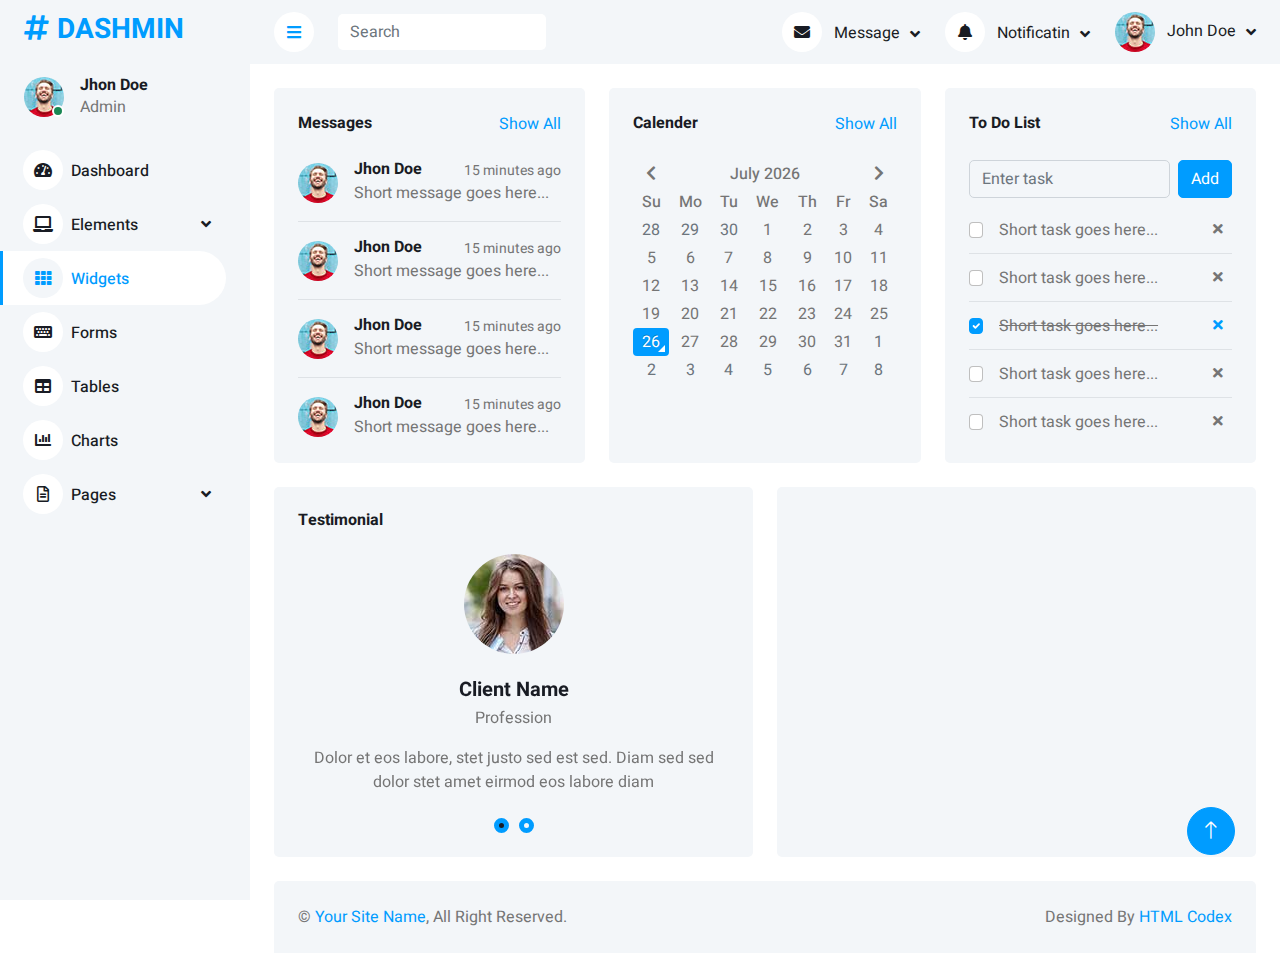
<file: masterpeiceTest/dashmin-1.0.0/widget.html>
<!DOCTYPE html>
<html lang="en">

<head>
    <meta charset="utf-8">
    <title>DASHMIN - Bootstrap Admin Template</title>
    <meta content="width=device-width, initial-scale=1.0" name="viewport">
    <meta content="" name="keywords">
    <meta content="" name="description">

    <!-- Favicon -->
    <link href="img/favicon.ico" rel="icon">

    <!-- Google Web Fonts -->
    <link rel="preconnect" href="https://fonts.googleapis.com">
    <link rel="preconnect" href="https://fonts.gstatic.com" crossorigin>
    <link href="https://fonts.googleapis.com/css2?family=Heebo:wght@400;500;600;700&display=swap" rel="stylesheet">
    
    <!-- Icon Font Stylesheet -->
    <link href="https://cdnjs.cloudflare.com/ajax/libs/font-awesome/5.10.0/css/all.min.css" rel="stylesheet">
    <link href="https://cdn.jsdelivr.net/npm/bootstrap-icons@1.4.1/font/bootstrap-icons.css" rel="stylesheet">

    <!-- Libraries Stylesheet -->
    <link href="lib/owlcarousel/assets/owl.carousel.min.css" rel="stylesheet">
    <link href="lib/tempusdominus/css/tempusdominus-bootstrap-4.min.css" rel="stylesheet" />

    <!-- Customized Bootstrap Stylesheet -->
    <link href="css/bootstrap.min.css" rel="stylesheet">

    <!-- Template Stylesheet -->
    <link href="css/style.css" rel="stylesheet">
</head>

<body>
    <div class="container-xxl position-relative bg-white d-flex p-0">
        <!-- Spinner Start -->
        <div id="spinner" class="show bg-white position-fixed translate-middle w-100 vh-100 top-50 start-50 d-flex align-items-center justify-content-center">
            <div class="spinner-border text-primary" style="width: 3rem; height: 3rem;" role="status">
                <span class="sr-only">Loading...</span>
            </div>
        </div>
        <!-- Spinner End -->


        <!-- Sidebar Start -->
        <div class="sidebar pe-4 pb-3">
            <nav class="navbar bg-light navbar-light">
                <a href="index.html" class="navbar-brand mx-4 mb-3">
                    <h3 class="text-primary"><i class="fa fa-hashtag me-2"></i>DASHMIN</h3>
                </a>
                <div class="d-flex align-items-center ms-4 mb-4">
                    <div class="position-relative">
                        <img class="rounded-circle" src="img/user.jpg" alt="" style="width: 40px; height: 40px;">
                        <div class="bg-success rounded-circle border border-2 border-white position-absolute end-0 bottom-0 p-1"></div>
                    </div>
                    <div class="ms-3">
                        <h6 class="mb-0">Jhon Doe</h6>
                        <span>Admin</span>
                    </div>
                </div>
                <div class="navbar-nav w-100">
                    <a href="index.html" class="nav-item nav-link"><i class="fa fa-tachometer-alt me-2"></i>Dashboard</a>
                    <div class="nav-item dropdown">
                        <a href="#" class="nav-link dropdown-toggle" data-bs-toggle="dropdown"><i class="fa fa-laptop me-2"></i>Elements</a>
                        <div class="dropdown-menu bg-transparent border-0">
                            <a href="button.html" class="dropdown-item">Buttons</a>
                            <a href="typography.html" class="dropdown-item">Typography</a>
                            <a href="element.html" class="dropdown-item">Other Elements</a>
                        </div>
                    </div>
                    <a href="widget.html" class="nav-item nav-link active"><i class="fa fa-th me-2"></i>Widgets</a>
                    <a href="form.html" class="nav-item nav-link"><i class="fa fa-keyboard me-2"></i>Forms</a>
                    <a href="table.html" class="nav-item nav-link"><i class="fa fa-table me-2"></i>Tables</a>
                    <a href="chart.html" class="nav-item nav-link"><i class="fa fa-chart-bar me-2"></i>Charts</a>
                    <div class="nav-item dropdown">
                        <a href="#" class="nav-link dropdown-toggle" data-bs-toggle="dropdown"><i class="far fa-file-alt me-2"></i>Pages</a>
                        <div class="dropdown-menu bg-transparent border-0">
                            <a href="signin.html" class="dropdown-item">Sign In</a>
                            <a href="signup.html" class="dropdown-item">Sign Up</a>
                            <a href="404.html" class="dropdown-item">404 Error</a>
                            <a href="blank.html" class="dropdown-item">Blank Page</a>
                        </div>
                    </div>
                </div>
            </nav>
        </div>
        <!-- Sidebar End -->


        <!-- Content Start -->
        <div class="content">
            <!-- Navbar Start -->
            <nav class="navbar navbar-expand bg-light navbar-light sticky-top px-4 py-0">
                <a href="index.html" class="navbar-brand d-flex d-lg-none me-4">
                    <h2 class="text-primary mb-0"><i class="fa fa-hashtag"></i></h2>
                </a>
                <a href="#" class="sidebar-toggler flex-shrink-0">
                    <i class="fa fa-bars"></i>
                </a>
                <form class="d-none d-md-flex ms-4">
                    <input class="form-control border-0" type="search" placeholder="Search">
                </form>
                <div class="navbar-nav align-items-center ms-auto">
                    <div class="nav-item dropdown">
                        <a href="#" class="nav-link dropdown-toggle" data-bs-toggle="dropdown">
                            <i class="fa fa-envelope me-lg-2"></i>
                            <span class="d-none d-lg-inline-flex">Message</span>
                        </a>
                        <div class="dropdown-menu dropdown-menu-end bg-light border-0 rounded-0 rounded-bottom m-0">
                            <a href="#" class="dropdown-item">
                                <div class="d-flex align-items-center">
                                    <img class="rounded-circle" src="img/user.jpg" alt="" style="width: 40px; height: 40px;">
                                    <div class="ms-2">
                                        <h6 class="fw-normal mb-0">Jhon send you a message</h6>
                                        <small>15 minutes ago</small>
                                    </div>
                                </div>
                            </a>
                            <hr class="dropdown-divider">
                            <a href="#" class="dropdown-item">
                                <div class="d-flex align-items-center">
                                    <img class="rounded-circle" src="img/user.jpg" alt="" style="width: 40px; height: 40px;">
                                    <div class="ms-2">
                                        <h6 class="fw-normal mb-0">Jhon send you a message</h6>
                                        <small>15 minutes ago</small>
                                    </div>
                                </div>
                            </a>
                            <hr class="dropdown-divider">
                            <a href="#" class="dropdown-item">
                                <div class="d-flex align-items-center">
                                    <img class="rounded-circle" src="img/user.jpg" alt="" style="width: 40px; height: 40px;">
                                    <div class="ms-2">
                                        <h6 class="fw-normal mb-0">Jhon send you a message</h6>
                                        <small>15 minutes ago</small>
                                    </div>
                                </div>
                            </a>
                            <hr class="dropdown-divider">
                            <a href="#" class="dropdown-item text-center">See all message</a>
                        </div>
                    </div>
                    <div class="nav-item dropdown">
                        <a href="#" class="nav-link dropdown-toggle" data-bs-toggle="dropdown">
                            <i class="fa fa-bell me-lg-2"></i>
                            <span class="d-none d-lg-inline-flex">Notificatin</span>
                        </a>
                        <div class="dropdown-menu dropdown-menu-end bg-light border-0 rounded-0 rounded-bottom m-0">
                            <a href="#" class="dropdown-item">
                                <h6 class="fw-normal mb-0">Profile updated</h6>
                                <small>15 minutes ago</small>
                            </a>
                            <hr class="dropdown-divider">
                            <a href="#" class="dropdown-item">
                                <h6 class="fw-normal mb-0">New user added</h6>
                                <small>15 minutes ago</small>
                            </a>
                            <hr class="dropdown-divider">
                            <a href="#" class="dropdown-item">
                                <h6 class="fw-normal mb-0">Password changed</h6>
                                <small>15 minutes ago</small>
                            </a>
                            <hr class="dropdown-divider">
                            <a href="#" class="dropdown-item text-center">See all notifications</a>
                        </div>
                    </div>
                    <div class="nav-item dropdown">
                        <a href="#" class="nav-link dropdown-toggle" data-bs-toggle="dropdown">
                            <img class="rounded-circle me-lg-2" src="img/user.jpg" alt="" style="width: 40px; height: 40px;">
                            <span class="d-none d-lg-inline-flex">John Doe</span>
                        </a>
                        <div class="dropdown-menu dropdown-menu-end bg-light border-0 rounded-0 rounded-bottom m-0">
                            <a href="#" class="dropdown-item">My Profile</a>
                            <a href="#" class="dropdown-item">Settings</a>
                            <a href="#" class="dropdown-item">Log Out</a>
                        </div>
                    </div>
                </div>
            </nav>
            <!-- Navbar End -->


            <!-- Chart Start -->
            <div class="container-fluid pt-4 px-4">
                <div class="row g-4">
                    <div class="col-sm-12 col-md-6 col-xl-4">
                        <div class="h-100 bg-light rounded p-4">
                            <div class="d-flex align-items-center justify-content-between mb-2">
                                <h6 class="mb-0">Messages</h6>
                                <a href="">Show All</a>
                            </div>
                            <div class="d-flex align-items-center border-bottom py-3">
                                <img class="rounded-circle flex-shrink-0" src="img/user.jpg" alt="" style="width: 40px; height: 40px;">
                                <div class="w-100 ms-3">
                                    <div class="d-flex w-100 justify-content-between">
                                        <h6 class="mb-0">Jhon Doe</h6>
                                        <small>15 minutes ago</small>
                                    </div>
                                    <span>Short message goes here...</span>
                                </div>
                            </div>
                            <div class="d-flex align-items-center border-bottom py-3">
                                <img class="rounded-circle flex-shrink-0" src="img/user.jpg" alt="" style="width: 40px; height: 40px;">
                                <div class="w-100 ms-3">
                                    <div class="d-flex w-100 justify-content-between">
                                        <h6 class="mb-0">Jhon Doe</h6>
                                        <small>15 minutes ago</small>
                                    </div>
                                    <span>Short message goes here...</span>
                                </div>
                            </div>
                            <div class="d-flex align-items-center border-bottom py-3">
                                <img class="rounded-circle flex-shrink-0" src="img/user.jpg" alt="" style="width: 40px; height: 40px;">
                                <div class="w-100 ms-3">
                                    <div class="d-flex w-100 justify-content-between">
                                        <h6 class="mb-0">Jhon Doe</h6>
                                        <small>15 minutes ago</small>
                                    </div>
                                    <span>Short message goes here...</span>
                                </div>
                            </div>
                            <div class="d-flex align-items-center pt-3">
                                <img class="rounded-circle flex-shrink-0" src="img/user.jpg" alt="" style="width: 40px; height: 40px;">
                                <div class="w-100 ms-3">
                                    <div class="d-flex w-100 justify-content-between">
                                        <h6 class="mb-0">Jhon Doe</h6>
                                        <small>15 minutes ago</small>
                                    </div>
                                    <span>Short message goes here...</span>
                                </div>
                            </div>
                        </div>
                    </div>
                    <div class="col-sm-12 col-md-6 col-xl-4">
                        <div class="h-100 bg-light rounded p-4">
                            <div class="d-flex align-items-center justify-content-between mb-4">
                                <h6 class="mb-0">Calender</h6>
                                <a href="">Show All</a>
                            </div>
                            <div id="calender"></div>
                        </div>
                    </div>
                    <div class="col-sm-12 col-md-6 col-xl-4">
                        <div class="h-100 bg-light rounded p-4">
                            <div class="d-flex align-items-center justify-content-between mb-4">
                                <h6 class="mb-0">To Do List</h6>
                                <a href="">Show All</a>
                            </div>
                            <div class="d-flex mb-2">
                                <input class="form-control bg-transparent" type="text" placeholder="Enter task">
                                <button type="button" class="btn btn-primary ms-2">Add</button>
                            </div>
                            <div class="d-flex align-items-center border-bottom py-2">
                                <input class="form-check-input m-0" type="checkbox">
                                <div class="w-100 ms-3">
                                    <div class="d-flex w-100 align-items-center justify-content-between">
                                        <span>Short task goes here...</span>
                                        <button class="btn btn-sm"><i class="fa fa-times"></i></button>
                                    </div>
                                </div>
                            </div>
                            <div class="d-flex align-items-center border-bottom py-2">
                                <input class="form-check-input m-0" type="checkbox">
                                <div class="w-100 ms-3">
                                    <div class="d-flex w-100 align-items-center justify-content-between">
                                        <span>Short task goes here...</span>
                                        <button class="btn btn-sm"><i class="fa fa-times"></i></button>
                                    </div>
                                </div>
                            </div>
                            <div class="d-flex align-items-center border-bottom py-2">
                                <input class="form-check-input m-0" type="checkbox" checked>
                                <div class="w-100 ms-3">
                                    <div class="d-flex w-100 align-items-center justify-content-between">
                                        <span><del>Short task goes here...</del></span>
                                        <button class="btn btn-sm text-primary"><i class="fa fa-times"></i></button>
                                    </div>
                                </div>
                            </div>
                            <div class="d-flex align-items-center border-bottom py-2">
                                <input class="form-check-input m-0" type="checkbox">
                                <div class="w-100 ms-3">
                                    <div class="d-flex w-100 align-items-center justify-content-between">
                                        <span>Short task goes here...</span>
                                        <button class="btn btn-sm"><i class="fa fa-times"></i></button>
                                    </div>
                                </div>
                            </div>
                            <div class="d-flex align-items-center pt-2">
                                <input class="form-check-input m-0" type="checkbox">
                                <div class="w-100 ms-3">
                                    <div class="d-flex w-100 align-items-center justify-content-between">
                                        <span>Short task goes here...</span>
                                        <button class="btn btn-sm"><i class="fa fa-times"></i></button>
                                    </div>
                                </div>
                            </div>
                        </div>
                    </div>
                    <div class="col-sm-12 col-xl-6">
                        <div class="bg-light rounded h-100 p-4">
                            <h6 class="mb-4">Testimonial</h6>
                            <div class="owl-carousel testimonial-carousel">
                                <div class="testimonial-item text-center">
                                    <img class="img-fluid rounded-circle mx-auto mb-4" src="img/testimonial-1.jpg" style="width: 100px; height: 100px;">
                                    <h5 class="mb-1">Client Name</h5>
                                    <p>Profession</p>
                                    <p class="mb-0">Dolor et eos labore, stet justo sed est sed. Diam sed sed dolor stet amet eirmod eos labore diam</p>
                                </div>
                                <div class="testimonial-item text-center">
                                    <img class="img-fluid rounded-circle mx-auto mb-4" src="img/testimonial-2.jpg" style="width: 100px; height: 100px;">
                                    <h5 class="mb-1">Client Name</h5>
                                    <p>Profession</p>
                                    <p class="mb-0">Dolor et eos labore, stet justo sed est sed. Diam sed sed dolor stet amet eirmod eos labore diam</p>
                                </div>
                            </div>
                        </div>
                    </div>
                    <div class="col-sm-12 col-xl-6">
                        <div class="bg-light rounded h-100 p-4">
                            <iframe class="position-relative rounded w-100 h-100"
                            src="https://www.google.com/maps/embed?pb=!1m18!1m12!1m3!1d3001156.4288297426!2d-78.01371936852176!3d42.72876761954724!2m3!1f0!2f0!3f0!3m2!1i1024!2i768!4f13.1!3m3!1m2!1s0x4ccc4bf0f123a5a9%3A0xddcfc6c1de189567!2sNew%20York%2C%20USA!5e0!3m2!1sen!2sbd!4v1603794290143!5m2!1sen!2sbd"
                            frameborder="0" style="border:0;" allowfullscreen="" aria-hidden="false"
                            tabindex="0"></iframe>
                        </div>
                    </div>
                </div>
            </div>
            <!-- Chart End -->


            <!-- Footer Start -->
            <div class="container-fluid pt-4 px-4">
                <div class="bg-light rounded-top p-4">
                    <div class="row">
                        <div class="col-12 col-sm-6 text-center text-sm-start">
                            &copy; <a href="#">Your Site Name</a>, All Right Reserved. 
                        </div>
                        <div class="col-12 col-sm-6 text-center text-sm-end">
                            <!--/*** This template is free as long as you keep the footer author’s credit link/attribution link/backlink. If you'd like to use the template without the footer author’s credit link/attribution link/backlink, you can purchase the Credit Removal License from "https://htmlcodex.com/credit-removal". Thank you for your support. ***/-->
                            Designed By <a href="https://htmlcodex.com">HTML Codex</a>
                        </div>
                    </div>
                </div>
            </div>
            <!-- Footer End -->
        </div>
        <!-- Content End -->


        <!-- Back to Top -->
        <a href="#" class="btn btn-lg btn-primary btn-lg-square back-to-top"><i class="bi bi-arrow-up"></i></a>
    </div>

    <!-- JavaScript Libraries -->
    <script src="https://code.jquery.com/jquery-3.4.1.min.js"></script>
    <script src="https://cdn.jsdelivr.net/npm/bootstrap@5.0.0/dist/js/bootstrap.bundle.min.js"></script>
    <script src="lib/chart/chart.min.js"></script>
    <script src="lib/easing/easing.min.js"></script>
    <script src="lib/waypoints/waypoints.min.js"></script>
    <script src="lib/owlcarousel/owl.carousel.min.js"></script>
    <script src="lib/tempusdominus/js/moment.min.js"></script>
    <script src="lib/tempusdominus/js/moment-timezone.min.js"></script>
    <script src="lib/tempusdominus/js/tempusdominus-bootstrap-4.min.js"></script>

    <!-- Template Javascript -->
    <script src="js/main.js"></script>
</body>

</html>
</file>
<file: masterpeiceTest/dashmin-1.0.0/css/style.css>
/********** Template CSS **********/
:root {
    --primary: #009CFF;
    --light: #F3F6F9;
    --dark: #191C24;
}

.back-to-top {
    position: fixed;
    display: none;
    right: 45px;
    bottom: 45px;
    z-index: 99;
}


/*** Spinner ***/
#spinner {
    opacity: 0;
    visibility: hidden;
    transition: opacity .5s ease-out, visibility 0s linear .5s;
    z-index: 99999;
}

#spinner.show {
    transition: opacity .5s ease-out, visibility 0s linear 0s;
    visibility: visible;
    opacity: 1;
}


/*** Button ***/
.btn {
    transition: .5s;
}

.btn.btn-primary {
    color: #FFFFFF;
}

.btn-square {
    width: 38px;
    height: 38px;
}

.btn-sm-square {
    width: 32px;
    height: 32px;
}

.btn-lg-square {
    width: 48px;
    height: 48px;
}

.btn-square,
.btn-sm-square,
.btn-lg-square {
    padding: 0;
    display: inline-flex;
    align-items: center;
    justify-content: center;
    font-weight: normal;
    border-radius: 50px;
}


/*** Layout ***/
.sidebar {
    position: fixed;
    top: 0;
    left: 0;
    bottom: 0;
    width: 250px;
    height: 100vh;
    overflow-y: auto;
    background: var(--light);
    transition: 0.5s;
    z-index: 999;
}

.content {
    margin-left: 250px;
    min-height: 100vh;
    background: #FFFFFF;
    transition: 0.5s;
}

@media (min-width: 992px) {
    .sidebar {
        margin-left: 0;
    }

    .sidebar.open {
        margin-left: -250px;
    }

    .content {
        width: calc(100% - 250px);
    }

    .content.open {
        width: 100%;
        margin-left: 0;
    }
}

@media (max-width: 991.98px) {
    .sidebar {
        margin-left: -250px;
    }

    .sidebar.open {
        margin-left: 0;
    }

    .content {
        width: 100%;
        margin-left: 0;
    }
}


/*** Navbar ***/
.sidebar .navbar .navbar-nav .nav-link {
    padding: 7px 20px;
    color: var(--dark);
    font-weight: 500;
    border-left: 3px solid var(--light);
    border-radius: 0 30px 30px 0;
    outline: none;
}

.sidebar .navbar .navbar-nav .nav-link:hover,
.sidebar .navbar .navbar-nav .nav-link.active {
    color: var(--primary);
    background: #FFFFFF;
    border-color: var(--primary);
}

.sidebar .navbar .navbar-nav .nav-link i {
    width: 40px;
    height: 40px;
    display: inline-flex;
    align-items: center;
    justify-content: center;
    background: #FFFFFF;
    border-radius: 40px;
}

.sidebar .navbar .navbar-nav .nav-link:hover i,
.sidebar .navbar .navbar-nav .nav-link.active i {
    background: var(--light);
}

.sidebar .navbar .dropdown-toggle::after {
    position: absolute;
    top: 15px;
    right: 15px;
    border: none;
    content: "\f107";
    font-family: "Font Awesome 5 Free";
    font-weight: 900;
    transition: .5s;
}

.sidebar .navbar .dropdown-toggle[aria-expanded=true]::after {
    transform: rotate(-180deg);
}

.sidebar .navbar .dropdown-item {
    padding-left: 25px;
    border-radius: 0 30px 30px 0;
}

.content .navbar .navbar-nav .nav-link {
    margin-left: 25px;
    padding: 12px 0;
    color: var(--dark);
    outline: none;
}

.content .navbar .navbar-nav .nav-link:hover,
.content .navbar .navbar-nav .nav-link.active {
    color: var(--primary);
}

.content .navbar .sidebar-toggler,
.content .navbar .navbar-nav .nav-link i {
    width: 40px;
    height: 40px;
    display: inline-flex;
    align-items: center;
    justify-content: center;
    background: #FFFFFF;
    border-radius: 40px;
}

.content .navbar .dropdown-toggle::after {
    margin-left: 6px;
    vertical-align: middle;
    border: none;
    content: "\f107";
    font-family: "Font Awesome 5 Free";
    font-weight: 900;
    transition: .5s;
}

.content .navbar .dropdown-toggle[aria-expanded=true]::after {
    transform: rotate(-180deg);
}

@media (max-width: 575.98px) {
    .content .navbar .navbar-nav .nav-link {
        margin-left: 15px;
    }
}


/*** Date Picker ***/
.bootstrap-datetimepicker-widget.bottom {
    top: auto !important;
}

.bootstrap-datetimepicker-widget .table * {
    border-bottom-width: 0px;
}

.bootstrap-datetimepicker-widget .table th {
    font-weight: 500;
}

.bootstrap-datetimepicker-widget.dropdown-menu {
    padding: 10px;
    border-radius: 2px;
}

.bootstrap-datetimepicker-widget table td.active,
.bootstrap-datetimepicker-widget table td.active:hover {
    background: var(--primary);
}

.bootstrap-datetimepicker-widget table td.today::before {
    border-bottom-color: var(--primary);
}


/*** Testimonial ***/
.progress .progress-bar {
    width: 0px;
    transition: 2s;
}


/*** Testimonial ***/
.testimonial-carousel .owl-dots {
    margin-top: 24px;
    display: flex;
    align-items: flex-end;
    justify-content: center;
}

.testimonial-carousel .owl-dot {
    position: relative;
    display: inline-block;
    margin: 0 5px;
    width: 15px;
    height: 15px;
    border: 5px solid var(--primary);
    border-radius: 15px;
    transition: .5s;
}

.testimonial-carousel .owl-dot.active {
    background: var(--dark);
    border-color: var(--primary);
}
</file>
